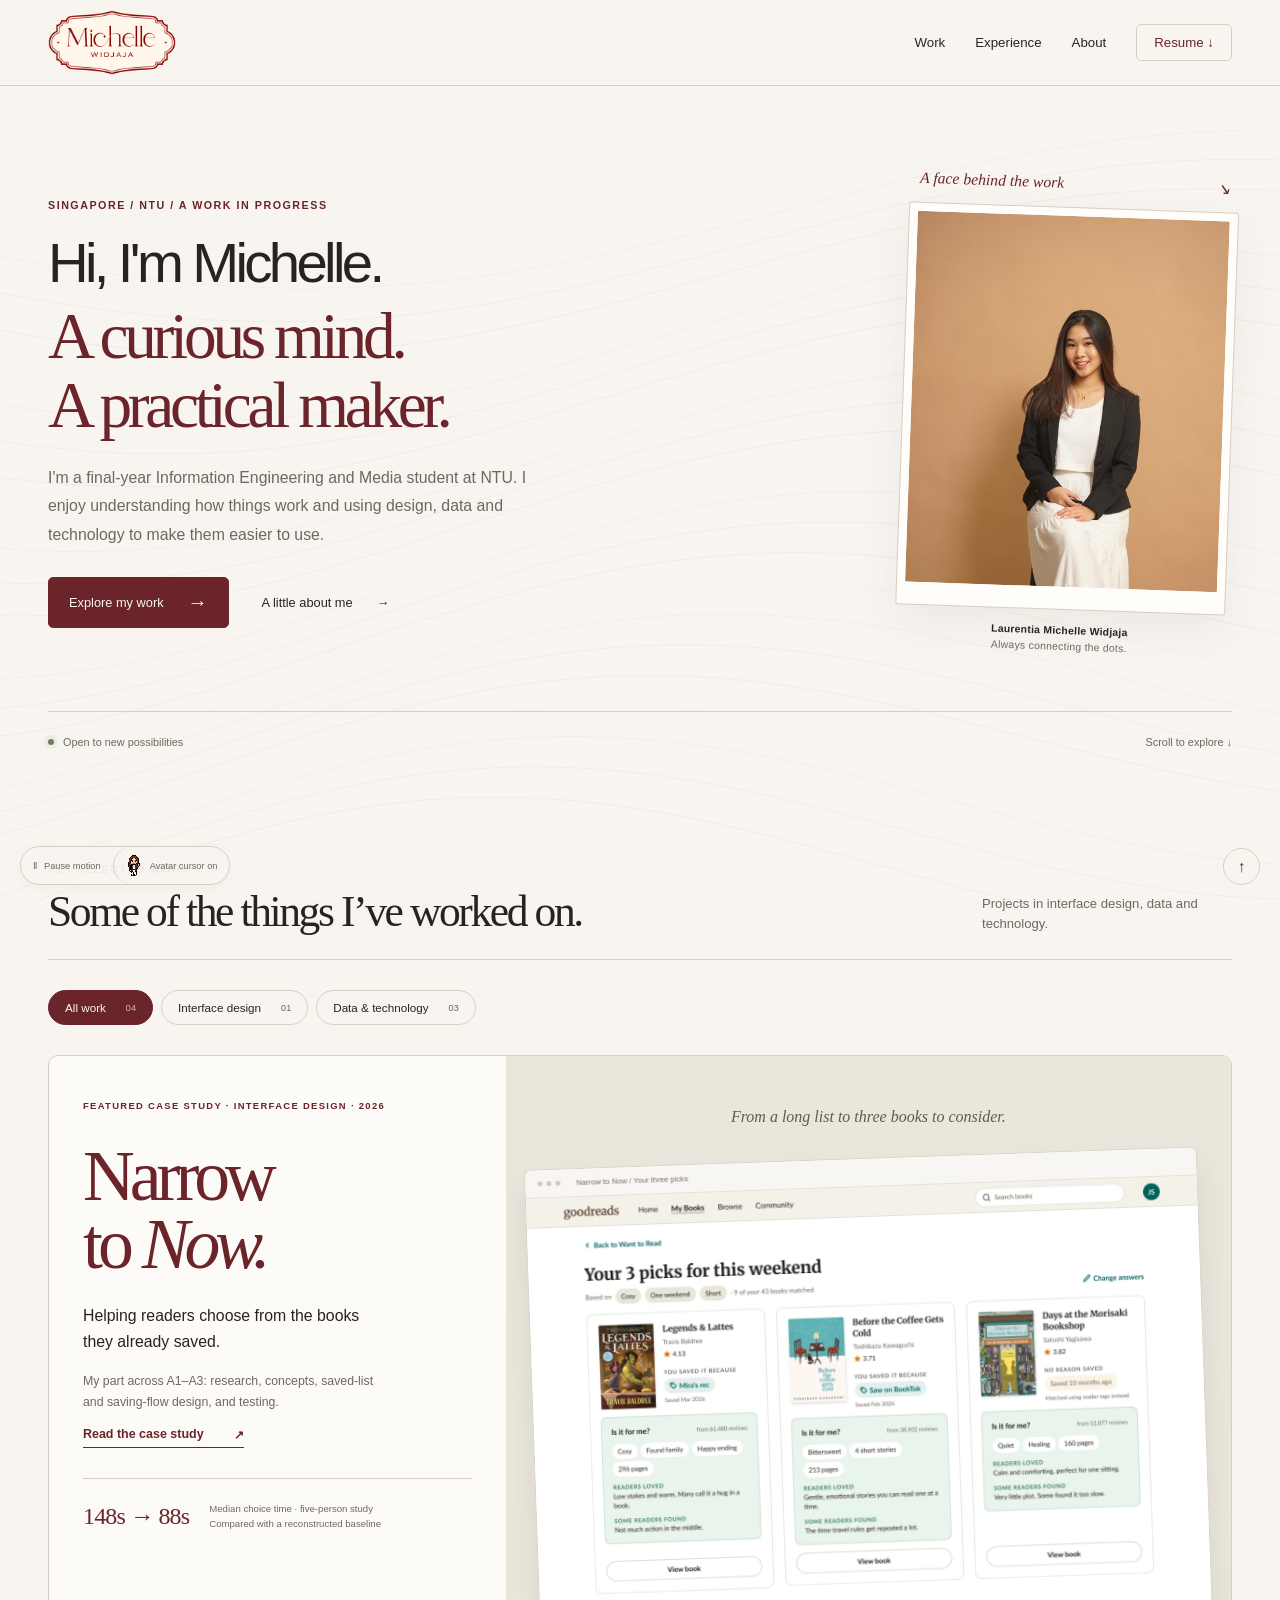
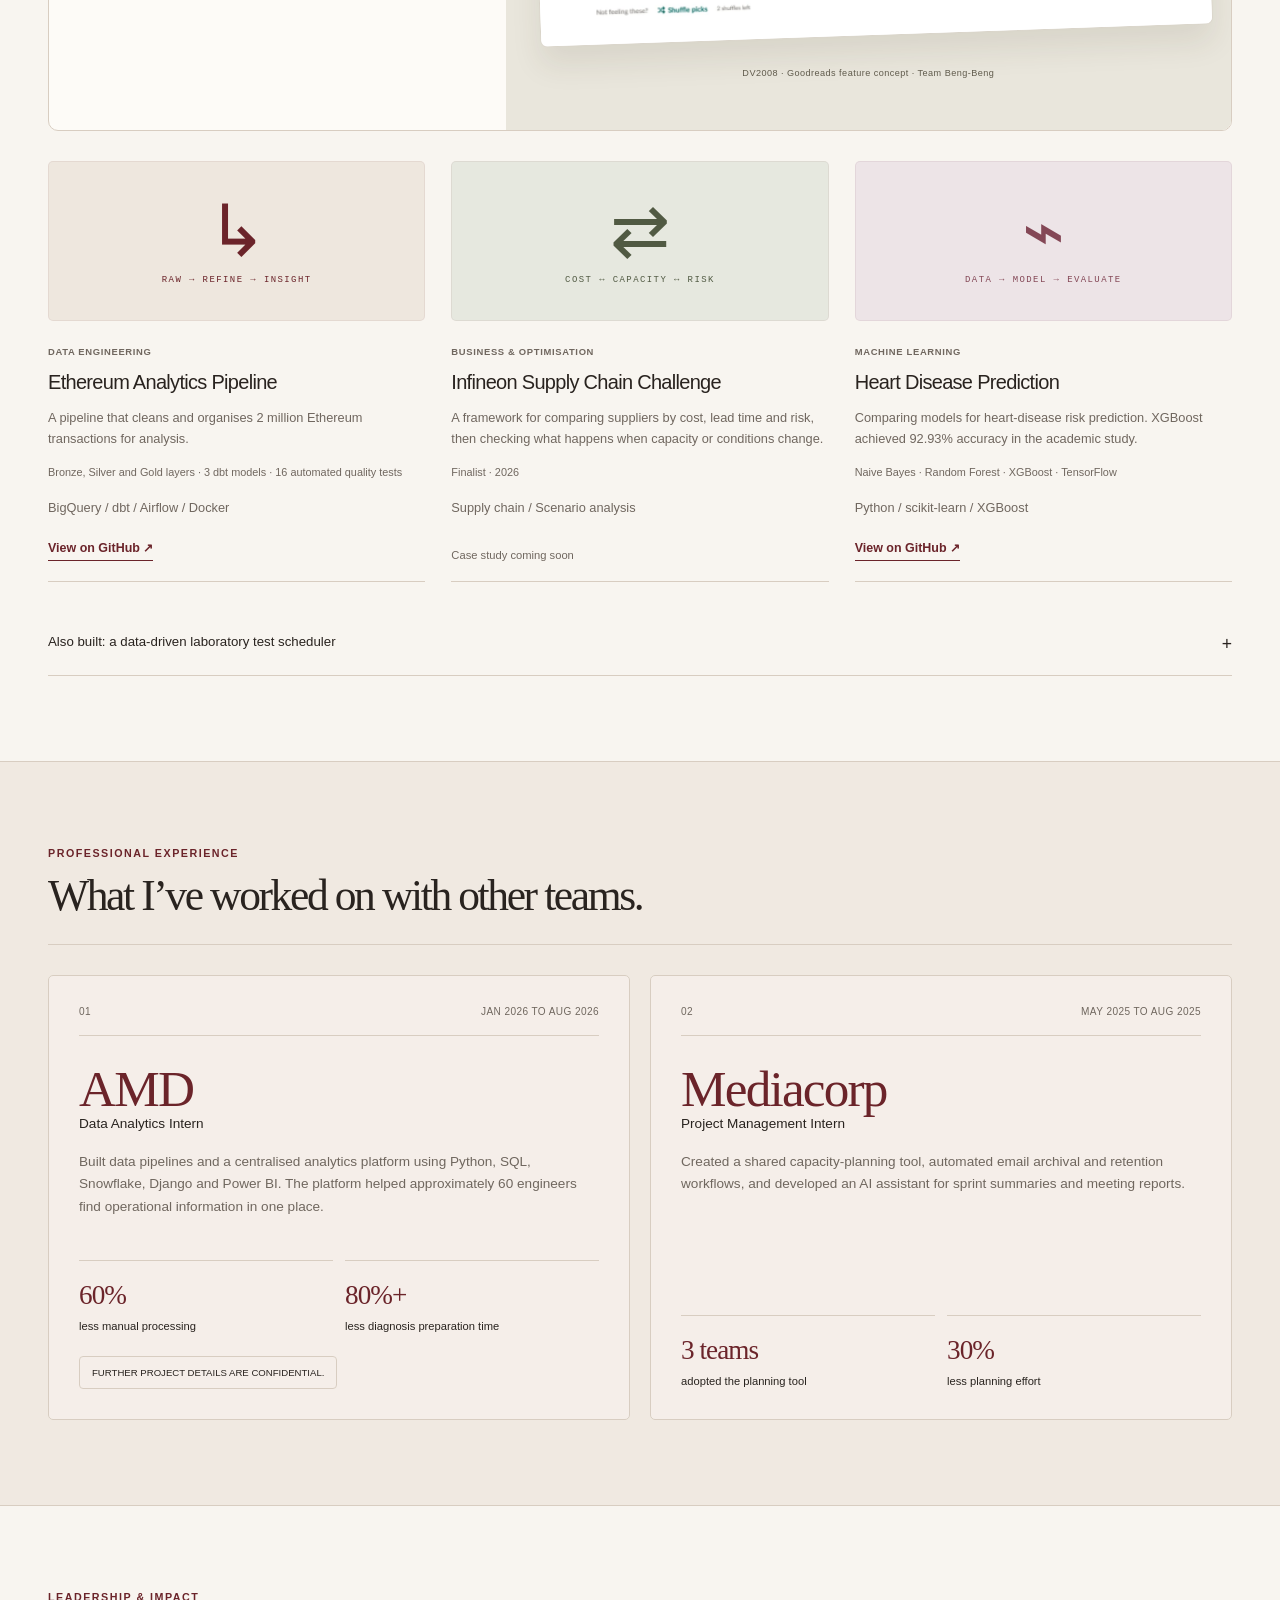
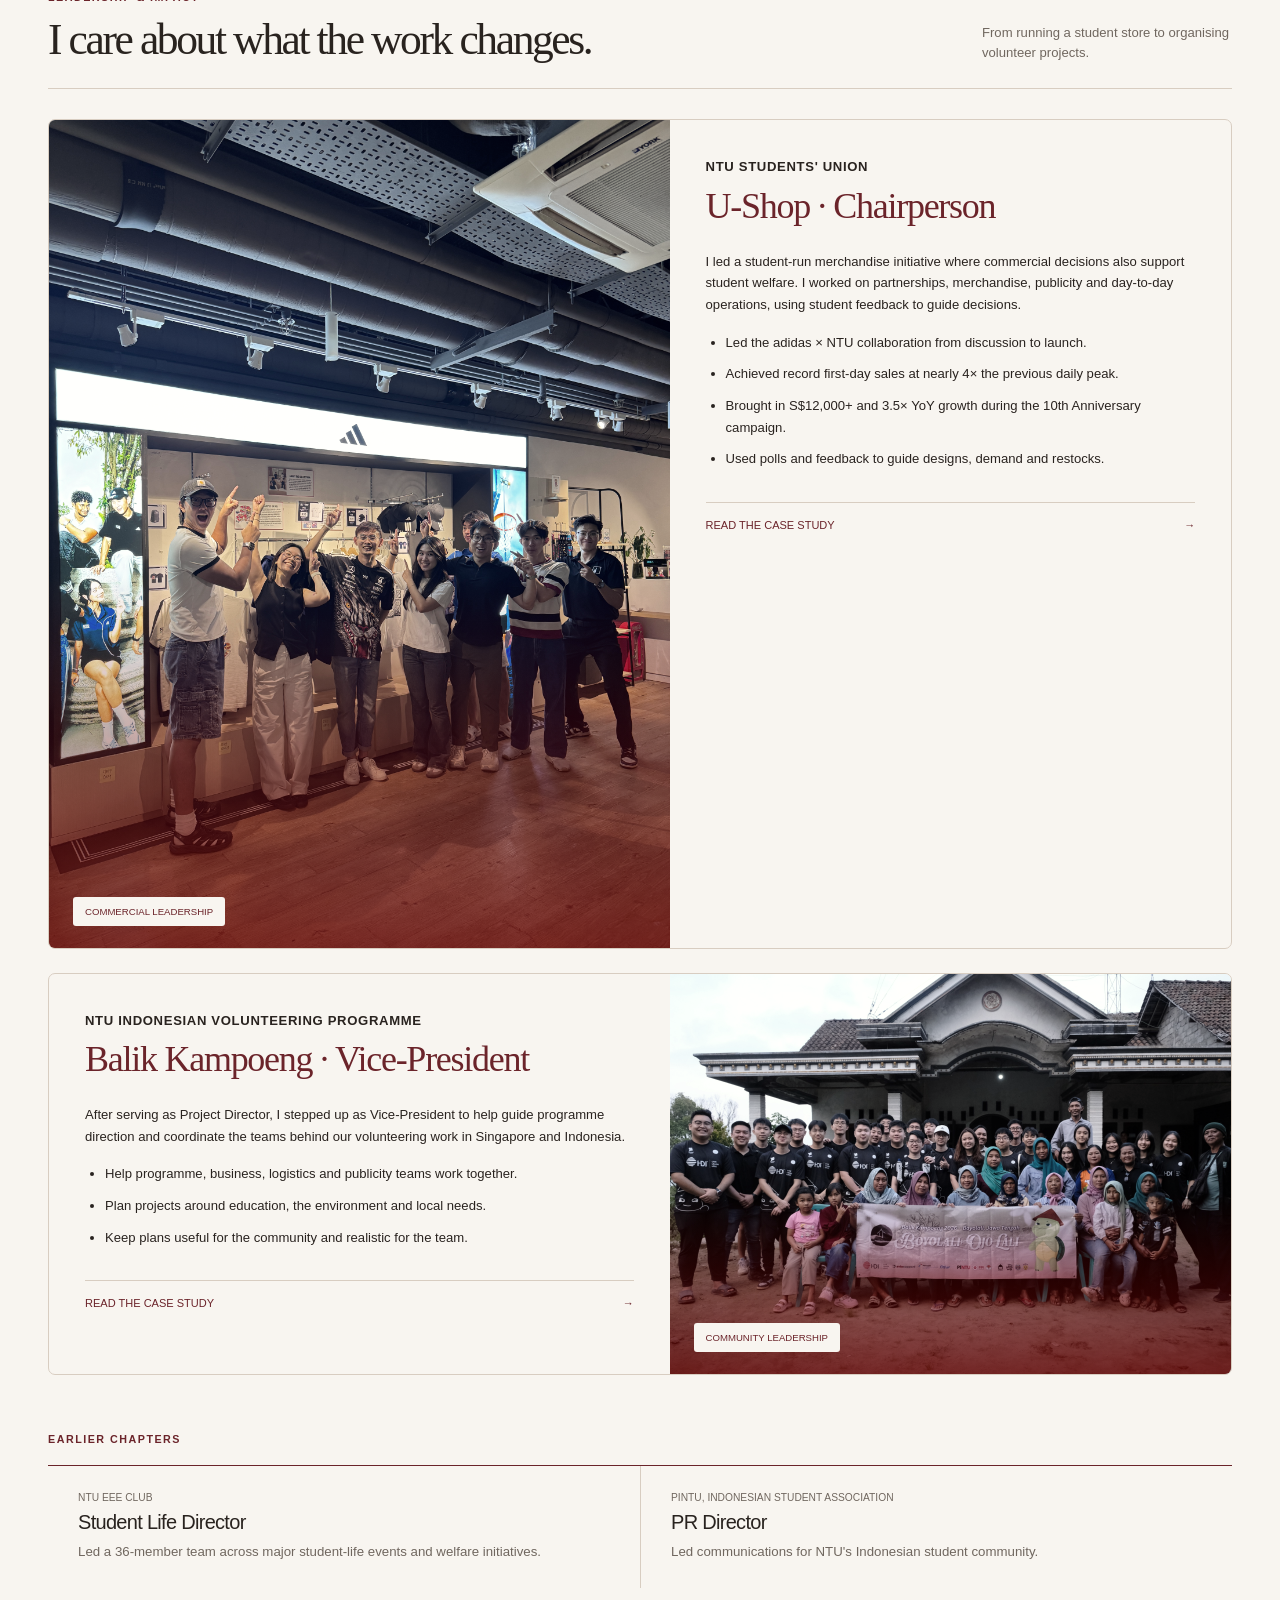
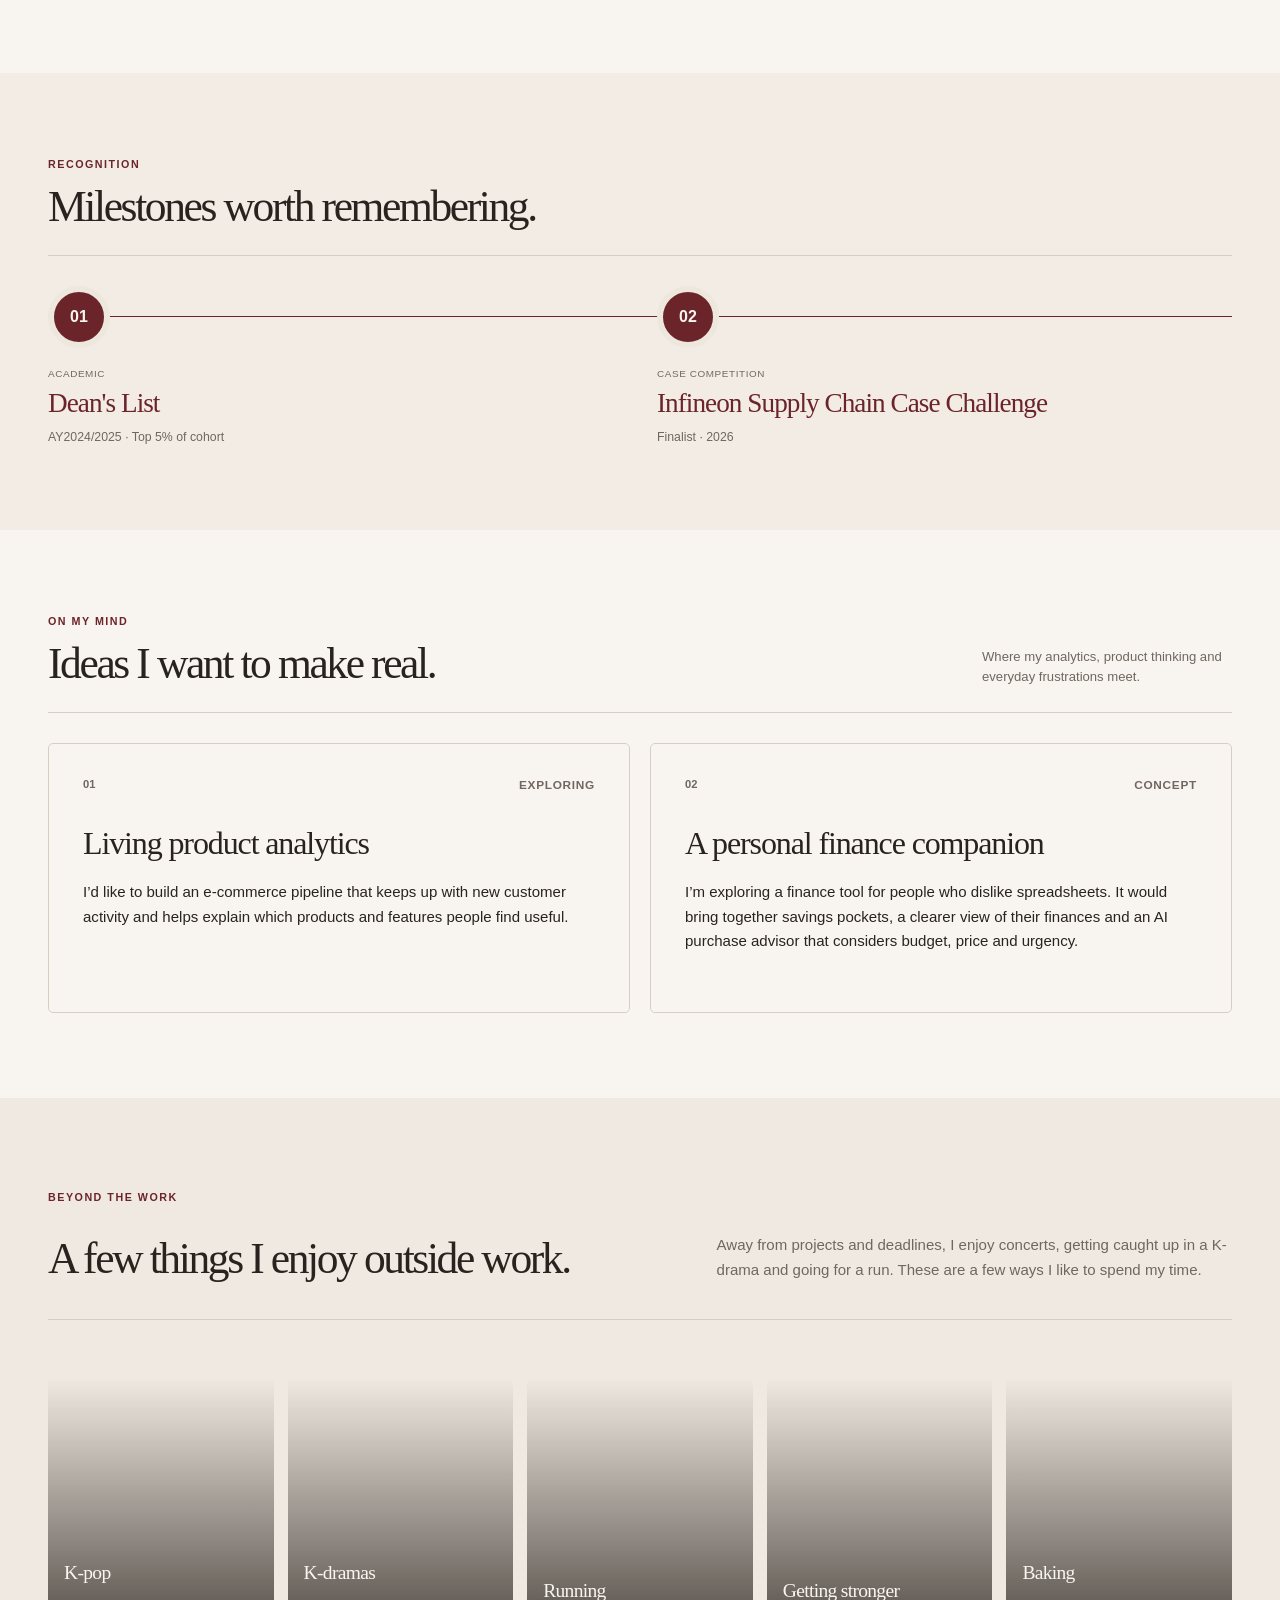
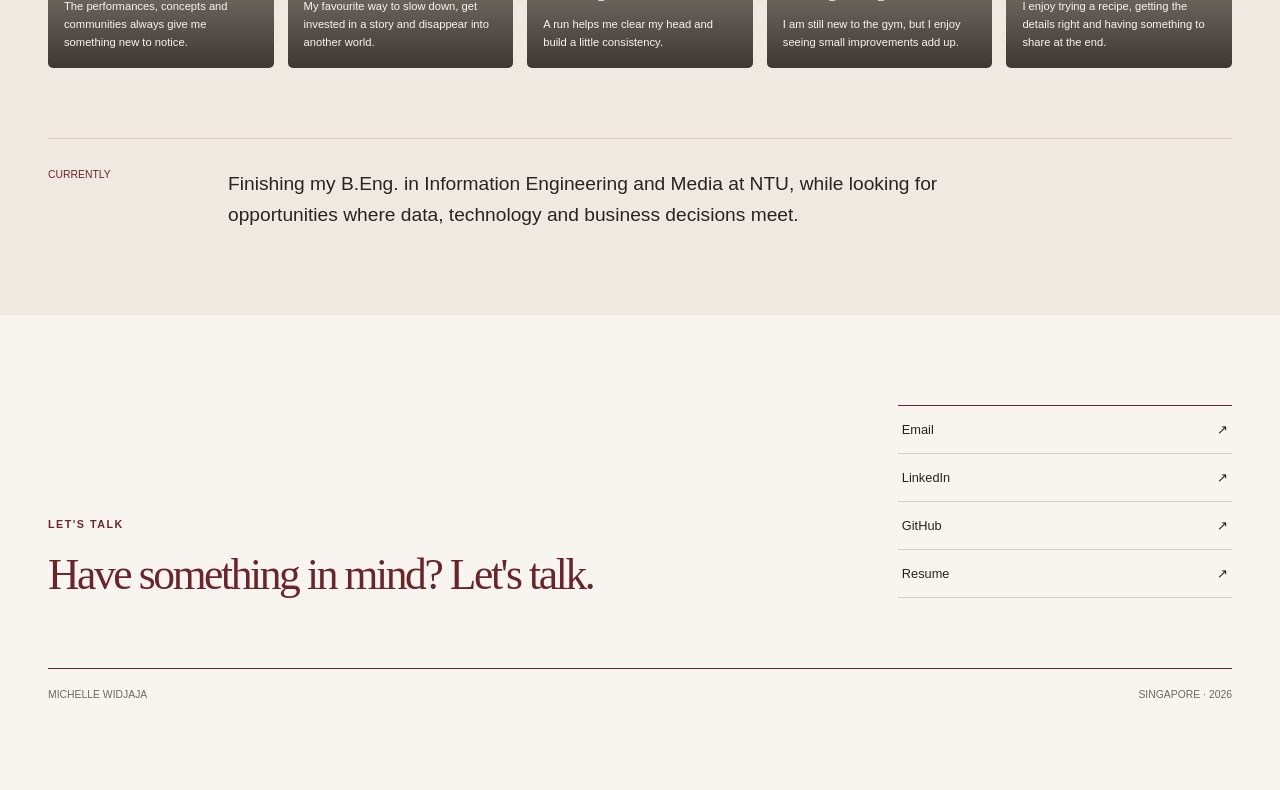
<file: index.html>
<!DOCTYPE html><html lang="en"><head><meta charSet="utf-8"/><meta name="viewport" content="width=device-width, initial-scale=1"/><link rel="preload" as="image" href="/images/pixel-cursor.png"/><link rel="preload" href="/images/michelle-logo.png" as="image"/><link rel="preload" href="/images/michelle-portrait.jpg" as="image"/><link rel="preload" as="image" href="/images/narrow-to-now/05_Your_3_picks.webp"/><link rel="stylesheet" href="/_next/static/chunks/0hi3.uoginh1s.css" data-precedence="next"/><link rel="preload" as="script" fetchPriority="low" href="/_next/static/chunks/0ht900cau6_ur.js"/><script src="/_next/static/chunks/0t2z5hkh7v~~b.js" async=""></script><script src="/_next/static/chunks/07lhk_q6pmm3r.js" async=""></script><script src="/_next/static/chunks/turbopack-0cek.dh0dqtgy.js" async=""></script><script src="/_next/static/chunks/0-5t_xzi.nd~g.js" async=""></script><script src="/_next/static/chunks/0dbhjjzl8qfwv.js" async=""></script><script src="/_next/static/chunks/0o5tzreeoxtc4.js" async=""></script><title>Michelle Widjaja Portfolio</title><meta name="description" content="Michelle Widjaja&#x27;s portfolio across data analytics, interface design, technology, business impact and community leadership."/><link rel="shortcut icon" href="/favicon.png"/><link rel="icon" href="/favicon.png"/><link rel="apple-touch-icon" href="/favicon.png"/><script src="/_next/static/chunks/03~yq9q893hmn.js" noModule=""></script></head><body id="top"><div hidden=""><!--$--><!--/$--></div><a class="skip-link" href="#main-content">Skip to content</a><canvas class="flow-atmosphere" aria-hidden="true"></canvas><div class="experience-controls" aria-label="Display preferences"><button type="button" aria-pressed="false">Ⅱ<!-- --> <span>Pause motion</span></button><button class="cursor-toggle" type="button" aria-pressed="true"><img src="/images/pixel-cursor.png" width="17" height="21" alt=""/><span>Avatar cursor on</span></button></div><a class="back-top" href="#top" aria-label="Back to top">↑</a><div id="main-content"><main><header class="site-header"><a class="brand" href="#home" aria-label="Michelle Widjaja, home"><img src="/images/michelle-logo.png" alt="Michelle Widjaja" width="353" height="180"/></a><nav aria-label="Main navigation"><a href="#work">Work</a><a href="#experience">Experience</a><a href="#about">About</a><a class="nav-resume" href="/Resume_LaurentiaMichelleWidjaja.pdf" download="">Resume ↓</a></nav></header><section class="hero shell" id="home"><div class="hero-copy"><p class="eyebrow">Singapore / NTU / A work in progress</p><h1>Hi, I&#x27;m Michelle.<br/><span class="hero-serif">A curious mind.<br/>A practical maker.</span></h1><p class="hero-intro">I&#x27;m a final-year Information Engineering and Media student at NTU. I enjoy understanding how things work and using design, data and technology to make them easier to use.</p><div class="hero-actions"><a class="primary-button" href="#work"><span>Explore my work</span><span class="button-arrow" aria-hidden="true">→</span></a><a class="outline-button" href="#about">A little about me <span aria-hidden="true">→</span></a></div></div><div class="portrait-stage"><div class="portrait-note">A face behind the work <span aria-hidden="true">↘</span></div><div class="portrait-frame"><img src="/images/michelle-portrait.jpg" alt="Michelle Widjaja"/></div><div class="portrait-caption"><span>Laurentia Michelle Widjaja</span><span>Always connecting the dots.</span></div></div><div class="hero-footnote"><span><i></i> Open to new possibilities</span><a href="#work">Scroll to explore ↓</a></div></section><section class="section shell work-section" id="work"><div class="section-heading"><div><p class="eyebrow">01 / Selected work</p><h2>Some of the things I’ve worked on.</h2></div><p>Projects in interface design, data and technology.</p></div><div class="work-filters" role="group" aria-label="Filter selected work"><button type="button" aria-pressed="true">All work<span>04</span></button><button type="button" aria-pressed="false">Interface design<span>01</span></button><button type="button" aria-pressed="false">Data &amp; technology<span>03</span></button></div><p class="sr-only" role="status">Showing all four projects</p><a href="/work/narrow-to-now" class="featured-work"><div class="featured-copy"><p class="eyebrow">Featured case study · Interface design · 2026</p><h3>Narrow<br/>to <em>Now.</em></h3><p>Helping readers choose from the books they already saved.</p><p class="featured-role">My part across A1–A3: research, concepts, saved-list and saving-flow design, and testing.</p><span class="text-link">Read the case study <span aria-hidden="true">↗</span></span><div class="feature-result"><strong>148s → 88s</strong><span>Median choice time · five-person study<br/>Compared with a reconstructed baseline</span></div></div><div class="featured-art"><span class="artifact-label">From a long list to three books to consider.</span><div class="browser-frame"><div class="browser-bar"><i></i><i></i><i></i><span>Narrow to Now / Your three picks</span></div><img src="/images/narrow-to-now/05_Your_3_picks.webp" alt="Actual final prototype showing a three-book shortlist, fit tags and saved reasons" width="1440" height="960"/></div><span class="artifact-caption">DV2008 · Goodreads feature concept · Team Beng-Beng</span></div></a><div class="technical-work"><article class="technical-card"><div class="project-diagram diagram-01" aria-hidden="true"><span>↳</span><div>RAW → REFINE → INSIGHT</div></div><p class="project-kicker">Data engineering</p><h3>Ethereum Analytics Pipeline</h3><p>A pipeline that cleans and organises 2 million Ethereum transactions for analysis.</p><small>Bronze, Silver and Gold layers · 3 dbt models · 16 automated quality tests</small><p class="technical-tags">BigQuery / dbt / Airflow / Docker</p><a class="text-link" href="https://github.com/michellewidjajaa/ethereum-data-pipeline" target="_blank" rel="noreferrer">View on GitHub ↗</a></article><article class="technical-card"><div class="project-diagram diagram-02" aria-hidden="true"><span>⇄</span><div>COST ↔ CAPACITY ↔ RISK</div></div><p class="project-kicker">Business &amp; optimisation</p><h3>Infineon Supply Chain Challenge</h3><p>A framework for comparing suppliers by cost, lead time and risk, then checking what happens when capacity or conditions change.</p><small>Finalist · 2026</small><p class="technical-tags">Supply chain / Scenario analysis</p><span class="project-pending">Case study coming soon</span></article><article class="technical-card"><div class="project-diagram diagram-03" aria-hidden="true"><span>⌁</span><div>DATA → MODEL → EVALUATE</div></div><p class="project-kicker">Machine learning</p><h3>Heart Disease Prediction</h3><p>Comparing models for heart-disease risk prediction. XGBoost achieved 92.93% accuracy in the academic study.</p><small>Naive Bayes · Random Forest · XGBoost · TensorFlow</small><p class="technical-tags">Python / scikit-learn / XGBoost</p><a class="text-link" href="https://github.com/michellewidjajaa/IE0005-Heart-Disease-Project" target="_blank" rel="noreferrer">View on GitHub ↗</a></article></div><details class="additional-work"><summary>Also built: a data-driven laboratory test scheduler <span aria-hidden="true">+</span></summary><p>An OR-Tools scheduling engine covering equipment capacity, sequencing, deadlines and working-day rules. Reduced estimated manual scheduling effort by 60%.</p><p class="technical-tags">Python / OR-Tools / PostgreSQL / ETL</p></details></section><section class="section experience-section" id="experience"><div class="shell"><div class="section-heading inverse-heading"><div><p class="eyebrow">Professional experience</p><h2>What I’ve worked on with other teams.</h2></div></div><div class="experience-grid"><article class="experience-card"><div class="experience-topline"><span>01</span><p>Jan 2026 to Aug 2026</p></div><h3>AMD</h3><p class="role">Data Analytics Intern</p><p>Built data pipelines and a centralised analytics platform using Python, SQL, Snowflake, Django and Power BI. The platform helped approximately 60 engineers find operational information in one place.</p><div class="impact-row"><span><strong>60%</strong> less manual processing</span><span><strong>80%+</strong> less diagnosis preparation time</span></div><p class="confidential-note">Further project details are confidential.</p></article><article class="experience-card"><div class="experience-topline"><span>02</span><p>May 2025 to Aug 2025</p></div><h3>Mediacorp</h3><p class="role">Project Management Intern</p><p>Created a shared capacity-planning tool, automated email archival and retention workflows, and developed an AI assistant for sprint summaries and meeting reports.</p><div class="impact-row"><span><strong>3 teams</strong> adopted the planning tool</span><span><strong>30%</strong> less planning effort</span></div></article></div></div></section><section class="section shell" id="leadership"><div class="section-heading"><div><p class="eyebrow">Leadership &amp; impact</p><h2>I care about what the work changes.</h2></div><p>From running a student store to organising volunteer projects.</p></div><div class="leadership-grid"><article class="leadership-card"><div class="story-photo story-photo-ushop"><img src="/images/u-shop-team-photo.jpg" alt="The U-Shop team inside the NTU merchandise store" loading="lazy"/><span>Commercial leadership</span></div><div class="story-copy"><p class="project-kicker">NTU Students&#x27; Union</p><h3>U-Shop · Chairperson</h3><p>I led a student-run merchandise initiative where commercial decisions also support student welfare. I worked on partnerships, merchandise, publicity and day-to-day operations, using student feedback to guide decisions.</p><ul><li>Led the adidas × NTU collaboration from discussion to launch.</li><li>Achieved record first-day sales at nearly 4× the previous daily peak.</li><li>Brought in S$12,000+ and 3.5× YoY growth during the 10th Anniversary campaign.</li><li>Used polls and feedback to guide designs, demand and restocks.</li></ul><a class="story-link" href="/leadership/u-shop"><span>Read the case study</span><span aria-hidden="true">→</span></a></div></article><article class="leadership-card reverse-card"><div class="story-photo story-photo-bk"><img src="/images/balik-kampoeng-2026.jpg" alt="Balik Kampoeng volunteers on the ground in 2026" loading="lazy"/><span>Community leadership</span></div><div class="story-copy"><p class="project-kicker">NTU Indonesian volunteering programme</p><h3>Balik Kampoeng · Vice-President</h3><p>After serving as Project Director, I stepped up as Vice-President to help guide programme direction and coordinate the teams behind our volunteering work in Singapore and Indonesia.</p><ul><li>Help programme, business, logistics and publicity teams work together.</li><li>Plan projects around education, the environment and local needs.</li><li>Keep plans useful for the community and realistic for the team.</li></ul><a class="story-link" href="/leadership/balik-kampoeng"><span>Read the case study</span><span aria-hidden="true">→</span></a></div></article></div><div class="earlier-leadership"><p class="eyebrow">Earlier chapters</p><div><article><span>NTU EEE Club</span><strong>Student Life Director</strong><p>Led a 36-member team across major student-life events and welfare initiatives.</p></article><article><span>PINTU, Indonesian Student Association</span><strong>PR Director</strong><p>Led communications for NTU&#x27;s Indonesian student community.</p></article></div></div></section><section class="section recognition-section" id="recognition"><div class="shell"><div class="section-heading"><div><p class="eyebrow">Recognition</p><h2>Milestones worth remembering.</h2></div></div><div class="award-line"><article><span class="award-marker">01</span><p>Academic</p><h3>Dean&#x27;s List</h3><span>AY2024/2025 · Top 5% of cohort</span></article><article><span class="award-marker">02</span><p>Case competition</p><h3>Infineon Supply Chain Case Challenge</h3><span>Finalist · 2026</span></article></div></div></section><section class="section shell ideas-section"><div class="section-heading"><div><p class="eyebrow">On my mind</p><h2>Ideas I want to make real.</h2></div><p>Where my analytics, product thinking and everyday frustrations meet.</p></div><div class="ideas-grid"><article><div><span>0<!-- -->1</span><em>Exploring</em></div><h3>Living product analytics</h3><p>I’d like to build an e-commerce pipeline that keeps up with new customer activity and helps explain which products and features people find useful.</p></article><article><div><span>0<!-- -->2</span><em>Concept</em></div><h3>A personal finance companion</h3><p>I’m exploring a finance tool for people who dislike spreadsheets. It would bring together savings pockets, a clearer view of their finances and an AI purchase advisor that considers budget, price and urgency.</p></article></div></section><section class="section about-section" id="about"><div class="shell"><div class="about-intro"><p class="eyebrow">Beyond the work</p><h2>A few things I enjoy outside work.</h2><p>Away from projects and deadlines, I enjoy concerts, getting caught up in a K-drama and going for a run. These are a few ways I like to spend my time.</p></div><div class="beyond-grid"><article class="beyond-card"><img src="/images/beyond-kpop.jpg" alt="A K-pop concert I went to" loading="lazy"/><div><h3>K-pop</h3><p>The performances, concepts and communities always give me something new to notice.</p></div></article><article class="beyond-card"><img src="/images/beyond-kdrama.jpg" alt="A cosy K-drama watching setup" loading="lazy"/><div><h3>K-dramas</h3><p>My favourite way to slow down, get invested in a story and disappear into another world.</p></div></article><article class="beyond-card"><img src="/images/beyond-running.jpg" alt="Out on a run" loading="lazy"/><div><h3>Running</h3><p>A run helps me clear my head and build a little consistency.</p></div></article><article class="beyond-card"><img src="/images/beyond-gym.jpg" alt="At the gym" loading="lazy"/><div><h3>Getting stronger</h3><p>I am still new to the gym, but I enjoy seeing small improvements add up.</p></div></article><article class="beyond-card"><img src="/images/beyond-baking.jpg" alt="Something I baked" loading="lazy"/><div><h3>Baking</h3><p>I enjoy trying a recipe, getting the details right and having something to share at the end.</p></div></article></div><div class="education-note"><span>Currently</span><p>Finishing my B.Eng. in Information Engineering and Media at NTU, while looking for opportunities where data, technology and business decisions meet.</p></div></div></section><footer id="contact"><div class="shell footer-inner"><div><p class="eyebrow">Let&#x27;s talk</p><h2>Have something in mind? Let&#x27;s talk.</h2></div><div class="footer-links"><a href="mailto:laumichellewidjaja@gmail.com">Email <span aria-hidden="true">↗</span></a><a href="https://www.linkedin.com/in/laurentia-michelle-widjaja" target="_blank" rel="noreferrer">LinkedIn <span aria-hidden="true">↗</span></a><a href="https://github.com/michellewidjajaa" target="_blank" rel="noreferrer">GitHub <span aria-hidden="true">↗</span></a><a href="/Resume_LaurentiaMichelleWidjaja.pdf" download="">Resume <span aria-hidden="true">↗</span></a></div></div><div class="footer-bottom shell"><span>Michelle Widjaja</span><span>Singapore · 2026</span></div></footer></main><!--$--><!--/$--></div><script src="/_next/static/chunks/0ht900cau6_ur.js" id="_R_" async=""></script><script>(self.__next_f=self.__next_f||[]).push([0])</script><script>self.__next_f.push([1,"1:\"$Sreact.fragment\"\n2:I[77256,[\"/_next/static/chunks/0-5t_xzi.nd~g.js\",\"/_next/static/chunks/0dbhjjzl8qfwv.js\"],\"default\"]\n3:I[39756,[\"/_next/static/chunks/0-5t_xzi.nd~g.js\",\"/_next/static/chunks/0dbhjjzl8qfwv.js\"],\"default\"]\n4:I[37457,[\"/_next/static/chunks/0-5t_xzi.nd~g.js\",\"/_next/static/chunks/0dbhjjzl8qfwv.js\"],\"default\"]\n5:I[73610,[\"/_next/static/chunks/0-5t_xzi.nd~g.js\",\"/_next/static/chunks/0dbhjjzl8qfwv.js\",\"/_next/static/chunks/0o5tzreeoxtc4.js\"],\"default\"]\n11:I[68027,[\"/_next/static/chunks/0-5t_xzi.nd~g.js\",\"/_next/static/chunks/0dbhjjzl8qfwv.js\"],\"default\",1]\n:HL[\"/_next/static/chunks/0hi3.uoginh1s.css\",\"style\"]\n:HL[\"/images/michelle-logo.png\",\"image\"]\n:HL[\"/images/michelle-portrait.jpg\",\"image\"]\n"])</script><script>self.__next_f.push([1,"0:{\"P\":null,\"c\":[\"\",\"\"],\"q\":\"\",\"i\":false,\"f\":[[[\"\",{\"children\":[\"__PAGE__\",{}]},\"$undefined\",\"$undefined\",16],[[\"$\",\"$1\",\"c\",{\"children\":[[[\"$\",\"link\",\"0\",{\"rel\":\"stylesheet\",\"href\":\"/_next/static/chunks/0hi3.uoginh1s.css\",\"precedence\":\"next\",\"crossOrigin\":\"$undefined\",\"nonce\":\"$undefined\"}],[\"$\",\"script\",\"script-0\",{\"src\":\"/_next/static/chunks/0-5t_xzi.nd~g.js\",\"async\":true,\"nonce\":\"$undefined\"}],[\"$\",\"script\",\"script-1\",{\"src\":\"/_next/static/chunks/0dbhjjzl8qfwv.js\",\"async\":true,\"nonce\":\"$undefined\"}]],[\"$\",\"html\",null,{\"lang\":\"en\",\"children\":[\"$\",\"body\",null,{\"id\":\"top\",\"children\":[[\"$\",\"a\",null,{\"className\":\"skip-link\",\"href\":\"#main-content\",\"children\":\"Skip to content\"}],[\"$\",\"$L2\",null,{}],[\"$\",\"div\",null,{\"id\":\"main-content\",\"children\":[\"$\",\"$L3\",null,{\"parallelRouterKey\":\"children\",\"error\":\"$undefined\",\"errorStyles\":\"$undefined\",\"errorScripts\":\"$undefined\",\"template\":[\"$\",\"$L4\",null,{}],\"templateStyles\":\"$undefined\",\"templateScripts\":\"$undefined\",\"notFound\":[[[\"$\",\"title\",null,{\"children\":\"404: This page could not be found.\"}],[\"$\",\"div\",null,{\"style\":{\"fontFamily\":\"system-ui,\\\"Segoe UI\\\",Roboto,Helvetica,Arial,sans-serif,\\\"Apple Color Emoji\\\",\\\"Segoe UI Emoji\\\"\",\"height\":\"100vh\",\"textAlign\":\"center\",\"display\":\"flex\",\"flexDirection\":\"column\",\"alignItems\":\"center\",\"justifyContent\":\"center\"},\"children\":[\"$\",\"div\",null,{\"children\":[[\"$\",\"style\",null,{\"dangerouslySetInnerHTML\":{\"__html\":\"body{color:#000;background:#fff;margin:0}.next-error-h1{border-right:1px solid rgba(0,0,0,.3)}@media (prefers-color-scheme:dark){body{color:#fff;background:#000}.next-error-h1{border-right:1px solid rgba(255,255,255,.3)}}\"}}],[\"$\",\"h1\",null,{\"className\":\"next-error-h1\",\"style\":{\"display\":\"inline-block\",\"margin\":\"0 20px 0 0\",\"padding\":\"0 23px 0 0\",\"fontSize\":24,\"fontWeight\":500,\"verticalAlign\":\"top\",\"lineHeight\":\"49px\"},\"children\":404}],[\"$\",\"div\",null,{\"style\":{\"display\":\"inline-block\"},\"children\":[\"$\",\"h2\",null,{\"style\":{\"fontSize\":14,\"fontWeight\":400,\"lineHeight\":\"49px\",\"margin\":0},\"children\":\"This page could not be found.\"}]}]]}]}]],[]],\"forbidden\":\"$undefined\",\"unauthorized\":\"$undefined\"}]}]]}]}]]}],{\"children\":[[\"$\",\"$1\",\"c\",{\"children\":[[\"$\",\"main\",null,{\"children\":[[\"$\",\"header\",null,{\"className\":\"site-header\",\"children\":[[\"$\",\"a\",null,{\"className\":\"brand\",\"href\":\"#home\",\"aria-label\":\"Michelle Widjaja, home\",\"children\":[\"$\",\"img\",null,{\"src\":\"/images/michelle-logo.png\",\"alt\":\"Michelle Widjaja\",\"width\":\"353\",\"height\":\"180\"}]}],[\"$\",\"nav\",null,{\"aria-label\":\"Main navigation\",\"children\":[[\"$\",\"a\",null,{\"href\":\"#work\",\"children\":\"Work\"}],[\"$\",\"a\",null,{\"href\":\"#experience\",\"children\":\"Experience\"}],[\"$\",\"a\",null,{\"href\":\"#about\",\"children\":\"About\"}],[\"$\",\"a\",null,{\"className\":\"nav-resume\",\"href\":\"/Resume_LaurentiaMichelleWidjaja.pdf\",\"download\":true,\"children\":\"Resume ↓\"}]]}]]}],[\"$\",\"section\",null,{\"className\":\"hero shell\",\"id\":\"home\",\"children\":[[\"$\",\"div\",null,{\"className\":\"hero-copy\",\"children\":[[\"$\",\"p\",null,{\"className\":\"eyebrow\",\"children\":\"Singapore / NTU / A work in progress\"}],[\"$\",\"h1\",null,{\"children\":[\"Hi, I'm Michelle.\",[\"$\",\"br\",null,{}],[\"$\",\"span\",null,{\"className\":\"hero-serif\",\"children\":[\"A curious mind.\",[\"$\",\"br\",null,{}],\"A practical maker.\"]}]]}],[\"$\",\"p\",null,{\"className\":\"hero-intro\",\"children\":\"I'm a final-year Information Engineering and Media student at NTU. I enjoy understanding how things work and using design, data and technology to make them easier to use.\"}],[\"$\",\"div\",null,{\"className\":\"hero-actions\",\"children\":[[\"$\",\"a\",null,{\"className\":\"primary-button\",\"href\":\"#work\",\"children\":[[\"$\",\"span\",null,{\"children\":\"Explore my work\"}],[\"$\",\"span\",null,{\"className\":\"button-arrow\",\"aria-hidden\":\"true\",\"children\":\"→\"}]]}],[\"$\",\"a\",null,{\"className\":\"outline-button\",\"href\":\"#about\",\"children\":[\"A little about me \",[\"$\",\"span\",null,{\"aria-hidden\":\"true\",\"children\":\"→\"}]]}]]}]]}],[\"$\",\"div\",null,{\"className\":\"portrait-stage\",\"children\":[[\"$\",\"div\",null,{\"className\":\"portrait-note\",\"children\":[\"A face behind the work \",[\"$\",\"span\",null,{\"aria-hidden\":\"true\",\"children\":\"↘\"}]]}],[\"$\",\"div\",null,{\"className\":\"portrait-frame\",\"children\":[\"$\",\"img\",null,{\"src\":\"/images/michelle-portrait.jpg\",\"alt\":\"Michelle Widjaja\"}]}],[\"$\",\"div\",null,{\"className\":\"portrait-caption\",\"children\":[[\"$\",\"span\",null,{\"children\":\"Laurentia Michelle Widjaja\"}],[\"$\",\"span\",null,{\"children\":\"Always connecting the dots.\"}]]}]]}],[\"$\",\"div\",null,{\"className\":\"hero-footnote\",\"children\":[[\"$\",\"span\",null,{\"children\":[[\"$\",\"i\",null,{}],\" Open to new possibilities\"]}],[\"$\",\"a\",null,{\"href\":\"#work\",\"children\":\"Scroll to explore ↓\"}]]}]]}],[\"$\",\"$L5\",null,{}],[\"$\",\"section\",null,{\"className\":\"section experience-section\",\"id\":\"experience\",\"children\":[\"$\",\"div\",null,{\"className\":\"shell\",\"children\":[[\"$\",\"div\",null,{\"className\":\"section-heading inverse-heading\",\"children\":[\"$\",\"div\",null,{\"children\":[\"$L6\",\"$L7\"]}]}],\"$L8\"]}]}],\"$L9\",\"$La\",\"$Lb\",\"$Lc\",\"$Ld\"]}],[\"$Le\"],\"$Lf\"]}],{},null,false,null]},null,false,null],\"$L10\",false]],\"m\":\"$undefined\",\"G\":[\"$11\",[\"$L12\"]],\"S\":true,\"h\":null,\"s\":\"$undefined\",\"l\":\"$undefined\",\"p\":\"$undefined\",\"d\":\"$undefined\",\"b\":\"dk21trlJkK0vYBNqwMYjp\"}\n"])</script><script>self.__next_f.push([1,"13:I[97367,[\"/_next/static/chunks/0-5t_xzi.nd~g.js\",\"/_next/static/chunks/0dbhjjzl8qfwv.js\"],\"OutletBoundary\"]\n14:\"$Sreact.suspense\"\n16:I[97367,[\"/_next/static/chunks/0-5t_xzi.nd~g.js\",\"/_next/static/chunks/0dbhjjzl8qfwv.js\"],\"ViewportBoundary\"]\n18:I[97367,[\"/_next/static/chunks/0-5t_xzi.nd~g.js\",\"/_next/static/chunks/0dbhjjzl8qfwv.js\"],\"MetadataBoundary\"]\n6:[\"$\",\"p\",null,{\"className\":\"eyebrow\",\"children\":\"Professional experience\"}]\n7:[\"$\",\"h2\",null,{\"children\":\"What I’ve worked on with other teams.\"}]\n"])</script><script>self.__next_f.push([1,"8:[\"$\",\"div\",null,{\"className\":\"experience-grid\",\"children\":[[\"$\",\"article\",null,{\"className\":\"experience-card\",\"children\":[[\"$\",\"div\",null,{\"className\":\"experience-topline\",\"children\":[[\"$\",\"span\",null,{\"children\":\"01\"}],[\"$\",\"p\",null,{\"children\":\"Jan 2026 to Aug 2026\"}]]}],[\"$\",\"h3\",null,{\"children\":\"AMD\"}],[\"$\",\"p\",null,{\"className\":\"role\",\"children\":\"Data Analytics Intern\"}],[\"$\",\"p\",null,{\"children\":\"Built data pipelines and a centralised analytics platform using Python, SQL, Snowflake, Django and Power BI. The platform helped approximately 60 engineers find operational information in one place.\"}],[\"$\",\"div\",null,{\"className\":\"impact-row\",\"children\":[[\"$\",\"span\",null,{\"children\":[[\"$\",\"strong\",null,{\"children\":\"60%\"}],\" less manual processing\"]}],[\"$\",\"span\",null,{\"children\":[[\"$\",\"strong\",null,{\"children\":\"80%+\"}],\" less diagnosis preparation time\"]}]]}],[\"$\",\"p\",null,{\"className\":\"confidential-note\",\"children\":\"Further project details are confidential.\"}]]}],[\"$\",\"article\",null,{\"className\":\"experience-card\",\"children\":[[\"$\",\"div\",null,{\"className\":\"experience-topline\",\"children\":[[\"$\",\"span\",null,{\"children\":\"02\"}],[\"$\",\"p\",null,{\"children\":\"May 2025 to Aug 2025\"}]]}],[\"$\",\"h3\",null,{\"children\":\"Mediacorp\"}],[\"$\",\"p\",null,{\"className\":\"role\",\"children\":\"Project Management Intern\"}],[\"$\",\"p\",null,{\"children\":\"Created a shared capacity-planning tool, automated email archival and retention workflows, and developed an AI assistant for sprint summaries and meeting reports.\"}],[\"$\",\"div\",null,{\"className\":\"impact-row\",\"children\":[[\"$\",\"span\",null,{\"children\":[[\"$\",\"strong\",null,{\"children\":\"3 teams\"}],\" adopted the planning tool\"]}],[\"$\",\"span\",null,{\"children\":[[\"$\",\"strong\",null,{\"children\":\"30%\"}],\" less planning effort\"]}]]}]]}]]}]\n"])</script><script>self.__next_f.push([1,"9:[\"$\",\"section\",null,{\"className\":\"section shell\",\"id\":\"leadership\",\"children\":[[\"$\",\"div\",null,{\"className\":\"section-heading\",\"children\":[[\"$\",\"div\",null,{\"children\":[[\"$\",\"p\",null,{\"className\":\"eyebrow\",\"children\":\"Leadership \u0026 impact\"}],[\"$\",\"h2\",null,{\"children\":\"I care about what the work changes.\"}]]}],[\"$\",\"p\",null,{\"children\":\"From running a student store to organising volunteer projects.\"}]]}],[\"$\",\"div\",null,{\"className\":\"leadership-grid\",\"children\":[[\"$\",\"article\",null,{\"className\":\"leadership-card\",\"children\":[[\"$\",\"div\",null,{\"className\":\"story-photo story-photo-ushop\",\"children\":[[\"$\",\"img\",null,{\"src\":\"/images/u-shop-team-photo.jpg\",\"alt\":\"The U-Shop team inside the NTU merchandise store\",\"loading\":\"lazy\"}],[\"$\",\"span\",null,{\"children\":\"Commercial leadership\"}]]}],[\"$\",\"div\",null,{\"className\":\"story-copy\",\"children\":[[\"$\",\"p\",null,{\"className\":\"project-kicker\",\"children\":\"NTU Students' Union\"}],[\"$\",\"h3\",null,{\"children\":\"U-Shop · Chairperson\"}],[\"$\",\"p\",null,{\"children\":\"I led a student-run merchandise initiative where commercial decisions also support student welfare. I worked on partnerships, merchandise, publicity and day-to-day operations, using student feedback to guide decisions.\"}],[\"$\",\"ul\",null,{\"children\":[[\"$\",\"li\",null,{\"children\":\"Led the adidas × NTU collaboration from discussion to launch.\"}],[\"$\",\"li\",null,{\"children\":\"Achieved record first-day sales at nearly 4× the previous daily peak.\"}],[\"$\",\"li\",null,{\"children\":\"Brought in S$12,000+ and 3.5× YoY growth during the 10th Anniversary campaign.\"}],[\"$\",\"li\",null,{\"children\":\"Used polls and feedback to guide designs, demand and restocks.\"}]]}],[\"$\",\"a\",null,{\"className\":\"story-link\",\"href\":\"/leadership/u-shop\",\"children\":[[\"$\",\"span\",null,{\"children\":\"Read the case study\"}],[\"$\",\"span\",null,{\"aria-hidden\":\"true\",\"children\":\"→\"}]]}]]}]]}],[\"$\",\"article\",null,{\"className\":\"leadership-card reverse-card\",\"children\":[[\"$\",\"div\",null,{\"className\":\"story-photo story-photo-bk\",\"children\":[[\"$\",\"img\",null,{\"src\":\"/images/balik-kampoeng-2026.jpg\",\"alt\":\"Balik Kampoeng volunteers on the ground in 2026\",\"loading\":\"lazy\"}],[\"$\",\"span\",null,{\"children\":\"Community leadership\"}]]}],[\"$\",\"div\",null,{\"className\":\"story-copy\",\"children\":[[\"$\",\"p\",null,{\"className\":\"project-kicker\",\"children\":\"NTU Indonesian volunteering programme\"}],[\"$\",\"h3\",null,{\"children\":\"Balik Kampoeng · Vice-President\"}],[\"$\",\"p\",null,{\"children\":\"After serving as Project Director, I stepped up as Vice-President to help guide programme direction and coordinate the teams behind our volunteering work in Singapore and Indonesia.\"}],[\"$\",\"ul\",null,{\"children\":[[\"$\",\"li\",null,{\"children\":\"Help programme, business, logistics and publicity teams work together.\"}],[\"$\",\"li\",null,{\"children\":\"Plan projects around education, the environment and local needs.\"}],[\"$\",\"li\",null,{\"children\":\"Keep plans useful for the community and realistic for the team.\"}]]}],[\"$\",\"a\",null,{\"className\":\"story-link\",\"href\":\"/leadership/balik-kampoeng\",\"children\":[[\"$\",\"span\",null,{\"children\":\"Read the case study\"}],[\"$\",\"span\",null,{\"aria-hidden\":\"true\",\"children\":\"→\"}]]}]]}]]}]]}],[\"$\",\"div\",null,{\"className\":\"earlier-leadership\",\"children\":[[\"$\",\"p\",null,{\"className\":\"eyebrow\",\"children\":\"Earlier chapters\"}],[\"$\",\"div\",null,{\"children\":[[\"$\",\"article\",null,{\"children\":[[\"$\",\"span\",null,{\"children\":\"NTU EEE Club\"}],[\"$\",\"strong\",null,{\"children\":\"Student Life Director\"}],[\"$\",\"p\",null,{\"children\":\"Led a 36-member team across major student-life events and welfare initiatives.\"}]]}],[\"$\",\"article\",null,{\"children\":[[\"$\",\"span\",null,{\"children\":\"PINTU, Indonesian Student Association\"}],[\"$\",\"strong\",null,{\"children\":\"PR Director\"}],[\"$\",\"p\",null,{\"children\":\"Led communications for NTU's Indonesian student community.\"}]]}]]}]]}]]}]\n"])</script><script>self.__next_f.push([1,"a:[\"$\",\"section\",null,{\"className\":\"section recognition-section\",\"id\":\"recognition\",\"children\":[\"$\",\"div\",null,{\"className\":\"shell\",\"children\":[[\"$\",\"div\",null,{\"className\":\"section-heading\",\"children\":[\"$\",\"div\",null,{\"children\":[[\"$\",\"p\",null,{\"className\":\"eyebrow\",\"children\":\"Recognition\"}],[\"$\",\"h2\",null,{\"children\":\"Milestones worth remembering.\"}]]}]}],[\"$\",\"div\",null,{\"className\":\"award-line\",\"children\":[[\"$\",\"article\",null,{\"children\":[[\"$\",\"span\",null,{\"className\":\"award-marker\",\"children\":\"01\"}],[\"$\",\"p\",null,{\"children\":\"Academic\"}],[\"$\",\"h3\",null,{\"children\":\"Dean's List\"}],[\"$\",\"span\",null,{\"children\":\"AY2024/2025 · Top 5% of cohort\"}]]}],[\"$\",\"article\",null,{\"children\":[[\"$\",\"span\",null,{\"className\":\"award-marker\",\"children\":\"02\"}],[\"$\",\"p\",null,{\"children\":\"Case competition\"}],[\"$\",\"h3\",null,{\"children\":\"Infineon Supply Chain Case Challenge\"}],[\"$\",\"span\",null,{\"children\":\"Finalist · 2026\"}]]}]]}]]}]}]\nb:[\"$\",\"section\",null,{\"className\":\"section shell ideas-section\",\"children\":[[\"$\",\"div\",null,{\"className\":\"section-heading\",\"children\":[[\"$\",\"div\",null,{\"children\":[[\"$\",\"p\",null,{\"className\":\"eyebrow\",\"children\":\"On my mind\"}],[\"$\",\"h2\",null,{\"children\":\"Ideas I want to make real.\"}]]}],[\"$\",\"p\",null,{\"children\":\"Where my analytics, product thinking and everyday frustrations meet.\"}]]}],[\"$\",\"div\",null,{\"className\":\"ideas-grid\",\"children\":[[\"$\",\"article\",\"Living product analytics\",{\"children\":[[\"$\",\"div\",null,{\"children\":[[\"$\",\"span\",null,{\"children\":[\"0\",1]}],[\"$\",\"em\",null,{\"children\":\"Exploring\"}]]}],[\"$\",\"h3\",null,{\"children\":\"Living product analytics\"}],[\"$\",\"p\",null,{\"children\":\"I’d like to build an e-commerce pipeline that keeps up with new customer activity and helps explain which products and features people find useful.\"}]]}],[\"$\",\"article\",\"A personal finance companion\",{\"children\":[[\"$\",\"div\",null,{\"children\":[[\"$\",\"span\",null,{\"children\":[\"0\",2]}],[\"$\",\"em\",null,{\"children\":\"Concept\"}]]}],[\"$\",\"h3\",null,{\"children\":\"A personal finance companion\"}],[\"$\",\"p\",null,{\"children\":\"I’m exploring a finance tool for people who dislike spreadsheets. It would bring together savings pockets, a clearer view of their finances and an AI purchase advisor that considers budget, price and urgency.\"}]]}]]}]]}]\n"])</script><script>self.__next_f.push([1,"c:[\"$\",\"section\",null,{\"className\":\"section about-section\",\"id\":\"about\",\"children\":[\"$\",\"div\",null,{\"className\":\"shell\",\"children\":[[\"$\",\"div\",null,{\"className\":\"about-intro\",\"children\":[[\"$\",\"p\",null,{\"className\":\"eyebrow\",\"children\":\"Beyond the work\"}],[\"$\",\"h2\",null,{\"children\":\"A few things I enjoy outside work.\"}],[\"$\",\"p\",null,{\"children\":\"Away from projects and deadlines, I enjoy concerts, getting caught up in a K-drama and going for a run. These are a few ways I like to spend my time.\"}]]}],[\"$\",\"div\",null,{\"className\":\"beyond-grid\",\"children\":[[\"$\",\"article\",\"K-pop\",{\"className\":\"beyond-card\",\"children\":[[\"$\",\"img\",null,{\"src\":\"/images/beyond-kpop.jpg\",\"alt\":\"A K-pop concert I went to\",\"loading\":\"lazy\"}],[\"$\",\"div\",null,{\"children\":[[\"$\",\"h3\",null,{\"children\":\"K-pop\"}],[\"$\",\"p\",null,{\"children\":\"The performances, concepts and communities always give me something new to notice.\"}]]}]]}],[\"$\",\"article\",\"K-dramas\",{\"className\":\"beyond-card\",\"children\":[[\"$\",\"img\",null,{\"src\":\"/images/beyond-kdrama.jpg\",\"alt\":\"A cosy K-drama watching setup\",\"loading\":\"lazy\"}],[\"$\",\"div\",null,{\"children\":[[\"$\",\"h3\",null,{\"children\":\"K-dramas\"}],[\"$\",\"p\",null,{\"children\":\"My favourite way to slow down, get invested in a story and disappear into another world.\"}]]}]]}],[\"$\",\"article\",\"Running\",{\"className\":\"beyond-card\",\"children\":[[\"$\",\"img\",null,{\"src\":\"/images/beyond-running.jpg\",\"alt\":\"Out on a run\",\"loading\":\"lazy\"}],[\"$\",\"div\",null,{\"children\":[[\"$\",\"h3\",null,{\"children\":\"Running\"}],[\"$\",\"p\",null,{\"children\":\"A run helps me clear my head and build a little consistency.\"}]]}]]}],[\"$\",\"article\",\"Getting stronger\",{\"className\":\"beyond-card\",\"children\":[[\"$\",\"img\",null,{\"src\":\"/images/beyond-gym.jpg\",\"alt\":\"At the gym\",\"loading\":\"lazy\"}],[\"$\",\"div\",null,{\"children\":[[\"$\",\"h3\",null,{\"children\":\"Getting stronger\"}],[\"$\",\"p\",null,{\"children\":\"I am still new to the gym, but I enjoy seeing small improvements add up.\"}]]}]]}],[\"$\",\"article\",\"Baking\",{\"className\":\"beyond-card\",\"children\":[[\"$\",\"img\",null,{\"src\":\"/images/beyond-baking.jpg\",\"alt\":\"Something I baked\",\"loading\":\"lazy\"}],[\"$\",\"div\",null,{\"children\":[[\"$\",\"h3\",null,{\"children\":\"Baking\"}],[\"$\",\"p\",null,{\"children\":\"I enjoy trying a recipe, getting the details right and having something to share at the end.\"}]]}]]}]]}],[\"$\",\"div\",null,{\"className\":\"education-note\",\"children\":[[\"$\",\"span\",null,{\"children\":\"Currently\"}],[\"$\",\"p\",null,{\"children\":\"Finishing my B.Eng. in Information Engineering and Media at NTU, while looking for opportunities where data, technology and business decisions meet.\"}]]}]]}]}]\n"])</script><script>self.__next_f.push([1,"d:[\"$\",\"footer\",null,{\"id\":\"contact\",\"children\":[[\"$\",\"div\",null,{\"className\":\"shell footer-inner\",\"children\":[[\"$\",\"div\",null,{\"children\":[[\"$\",\"p\",null,{\"className\":\"eyebrow\",\"children\":\"Let's talk\"}],[\"$\",\"h2\",null,{\"children\":\"Have something in mind? Let's talk.\"}]]}],[\"$\",\"div\",null,{\"className\":\"footer-links\",\"children\":[[\"$\",\"a\",null,{\"href\":\"mailto:laumichellewidjaja@gmail.com\",\"children\":[\"Email \",[\"$\",\"span\",null,{\"aria-hidden\":\"true\",\"children\":\"↗\"}]]}],[\"$\",\"a\",null,{\"href\":\"https://www.linkedin.com/in/laurentia-michelle-widjaja\",\"target\":\"_blank\",\"rel\":\"noreferrer\",\"children\":[\"LinkedIn \",[\"$\",\"span\",null,{\"aria-hidden\":\"true\",\"children\":\"↗\"}]]}],[\"$\",\"a\",null,{\"href\":\"https://github.com/michellewidjajaa\",\"target\":\"_blank\",\"rel\":\"noreferrer\",\"children\":[\"GitHub \",[\"$\",\"span\",null,{\"aria-hidden\":\"true\",\"children\":\"↗\"}]]}],[\"$\",\"a\",null,{\"href\":\"/Resume_LaurentiaMichelleWidjaja.pdf\",\"download\":true,\"children\":[\"Resume \",[\"$\",\"span\",null,{\"aria-hidden\":\"true\",\"children\":\"↗\"}]]}]]}]]}],[\"$\",\"div\",null,{\"className\":\"footer-bottom shell\",\"children\":[[\"$\",\"span\",null,{\"children\":\"Michelle Widjaja\"}],[\"$\",\"span\",null,{\"children\":\"Singapore · 2026\"}]]}]]}]\ne:[\"$\",\"script\",\"script-0\",{\"src\":\"/_next/static/chunks/0o5tzreeoxtc4.js\",\"async\":true,\"nonce\":\"$undefined\"}]\nf:[\"$\",\"$L13\",null,{\"children\":[\"$\",\"$14\",null,{\"name\":\"Next.MetadataOutlet\",\"children\":\"$@15\"}]}]\n10:[\"$\",\"$1\",\"h\",{\"children\":[null,[\"$\",\"$L16\",null,{\"children\":\"$L17\"}],[\"$\",\"div\",null,{\"hidden\":true,\"children\":[\"$\",\"$L18\",null,{\"children\":[\"$\",\"$14\",null,{\"name\":\"Next.Metadata\",\"children\":\"$L19\"}]}]}],null]}]\n12:[\"$\",\"link\",\"0\",{\"rel\":\"stylesheet\",\"href\":\"/_next/static/chunks/0hi3.uoginh1s.css\",\"precedence\":\"next\",\"crossOrigin\":\"$undefined\",\"nonce\":\"$undefined\"}]\n"])</script><script>self.__next_f.push([1,"17:[[\"$\",\"meta\",\"0\",{\"charSet\":\"utf-8\"}],[\"$\",\"meta\",\"1\",{\"name\":\"viewport\",\"content\":\"width=device-width, initial-scale=1\"}]]\n"])</script><script>self.__next_f.push([1,"1a:I[27201,[\"/_next/static/chunks/0-5t_xzi.nd~g.js\",\"/_next/static/chunks/0dbhjjzl8qfwv.js\"],\"IconMark\"]\n15:null\n19:[[\"$\",\"title\",\"0\",{\"children\":\"Michelle Widjaja Portfolio\"}],[\"$\",\"meta\",\"1\",{\"name\":\"description\",\"content\":\"Michelle Widjaja's portfolio across data analytics, interface design, technology, business impact and community leadership.\"}],[\"$\",\"link\",\"2\",{\"rel\":\"shortcut icon\",\"href\":\"/favicon.png\"}],[\"$\",\"link\",\"3\",{\"rel\":\"icon\",\"href\":\"/favicon.png\"}],[\"$\",\"link\",\"4\",{\"rel\":\"apple-touch-icon\",\"href\":\"/favicon.png\"}],[\"$\",\"$L1a\",\"5\",{}]]\n"])</script></body></html>
</file>
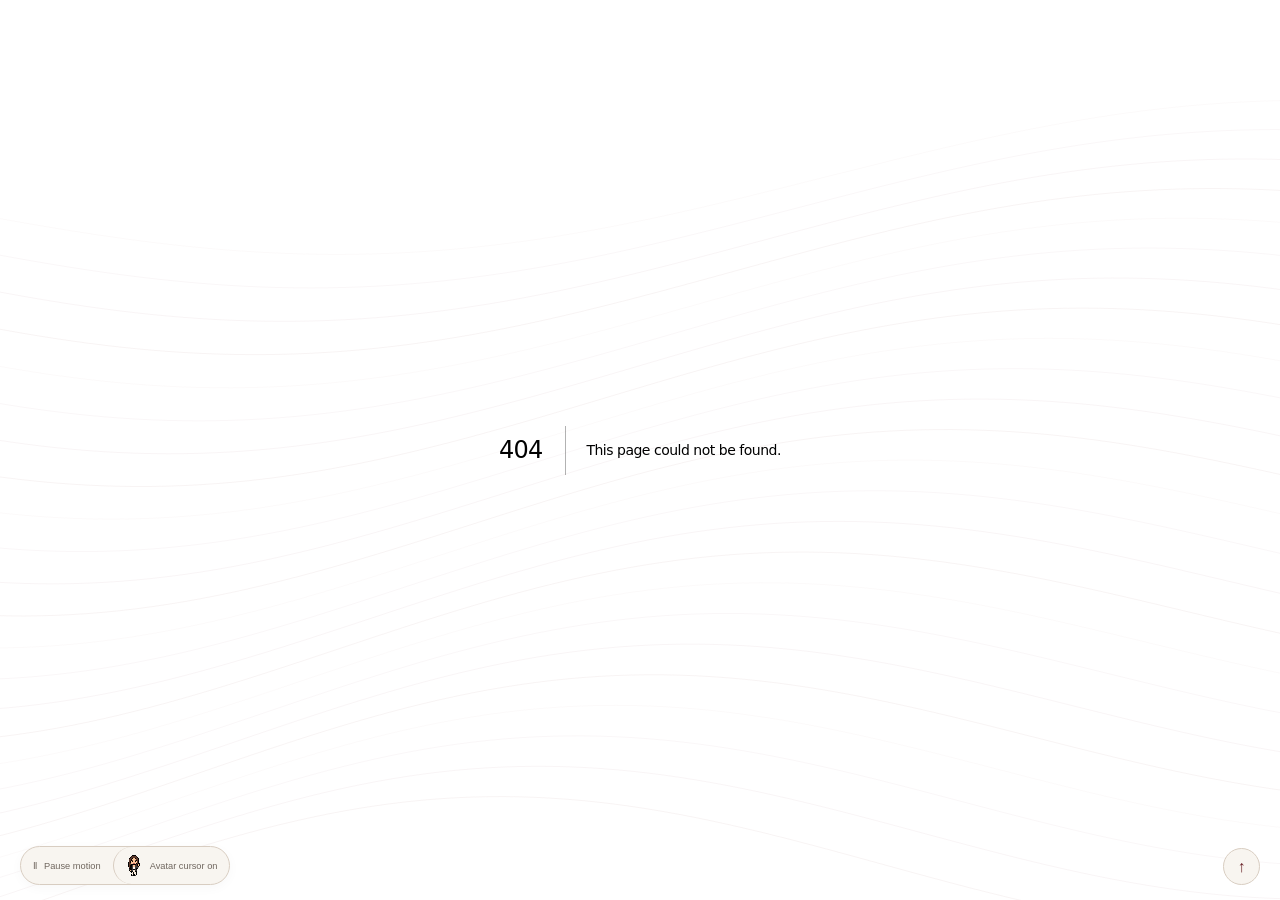
<file: 404/index.html>
<!DOCTYPE html><html lang="en"><head><meta charSet="utf-8"/><meta name="viewport" content="width=device-width, initial-scale=1"/><link rel="preload" as="image" href="/images/pixel-cursor.png"/><link rel="stylesheet" href="/_next/static/chunks/0hi3.uoginh1s.css" data-precedence="next"/><link rel="preload" as="script" fetchPriority="low" href="/_next/static/chunks/0ht900cau6_ur.js"/><script src="/_next/static/chunks/0t2z5hkh7v~~b.js" async=""></script><script src="/_next/static/chunks/07lhk_q6pmm3r.js" async=""></script><script src="/_next/static/chunks/turbopack-0cek.dh0dqtgy.js" async=""></script><script src="/_next/static/chunks/0-5t_xzi.nd~g.js" async=""></script><script src="/_next/static/chunks/0dbhjjzl8qfwv.js" async=""></script><meta name="robots" content="noindex"/><title>404: This page could not be found.</title><title>Michelle Widjaja Portfolio</title><meta name="description" content="Michelle Widjaja&#x27;s portfolio across data analytics, interface design, technology, business impact and community leadership."/><link rel="shortcut icon" href="/favicon.png"/><link rel="icon" href="/favicon.png"/><link rel="apple-touch-icon" href="/favicon.png"/><script src="/_next/static/chunks/03~yq9q893hmn.js" noModule=""></script></head><body id="top"><div hidden=""><!--$--><!--/$--></div><a class="skip-link" href="#main-content">Skip to content</a><canvas class="flow-atmosphere" aria-hidden="true"></canvas><div class="experience-controls" aria-label="Display preferences"><button type="button" aria-pressed="false">Ⅱ<!-- --> <span>Pause motion</span></button><button class="cursor-toggle" type="button" aria-pressed="true"><img src="/images/pixel-cursor.png" width="17" height="21" alt=""/><span>Avatar cursor on</span></button></div><a class="back-top" href="#top" aria-label="Back to top">↑</a><div id="main-content"><div style="font-family:system-ui,&quot;Segoe UI&quot;,Roboto,Helvetica,Arial,sans-serif,&quot;Apple Color Emoji&quot;,&quot;Segoe UI Emoji&quot;;height:100vh;text-align:center;display:flex;flex-direction:column;align-items:center;justify-content:center"><div><style>body{color:#000;background:#fff;margin:0}.next-error-h1{border-right:1px solid rgba(0,0,0,.3)}@media (prefers-color-scheme:dark){body{color:#fff;background:#000}.next-error-h1{border-right:1px solid rgba(255,255,255,.3)}}</style><h1 class="next-error-h1" style="display:inline-block;margin:0 20px 0 0;padding:0 23px 0 0;font-size:24px;font-weight:500;vertical-align:top;line-height:49px">404</h1><div style="display:inline-block"><h2 style="font-size:14px;font-weight:400;line-height:49px;margin:0">This page could not be found.</h2></div></div></div><!--$--><!--/$--></div><script src="/_next/static/chunks/0ht900cau6_ur.js" id="_R_" async=""></script><script>(self.__next_f=self.__next_f||[]).push([0])</script><script>self.__next_f.push([1,"1:\"$Sreact.fragment\"\n2:I[77256,[\"/_next/static/chunks/0-5t_xzi.nd~g.js\",\"/_next/static/chunks/0dbhjjzl8qfwv.js\"],\"default\"]\n3:I[39756,[\"/_next/static/chunks/0-5t_xzi.nd~g.js\",\"/_next/static/chunks/0dbhjjzl8qfwv.js\"],\"default\"]\n4:I[37457,[\"/_next/static/chunks/0-5t_xzi.nd~g.js\",\"/_next/static/chunks/0dbhjjzl8qfwv.js\"],\"default\"]\n5:I[97367,[\"/_next/static/chunks/0-5t_xzi.nd~g.js\",\"/_next/static/chunks/0dbhjjzl8qfwv.js\"],\"OutletBoundary\"]\n6:\"$Sreact.suspense\"\n9:I[97367,[\"/_next/static/chunks/0-5t_xzi.nd~g.js\",\"/_next/static/chunks/0dbhjjzl8qfwv.js\"],\"ViewportBoundary\"]\nb:I[97367,[\"/_next/static/chunks/0-5t_xzi.nd~g.js\",\"/_next/static/chunks/0dbhjjzl8qfwv.js\"],\"MetadataBoundary\"]\nd:I[68027,[\"/_next/static/chunks/0-5t_xzi.nd~g.js\",\"/_next/static/chunks/0dbhjjzl8qfwv.js\"],\"default\",1]\n:HL[\"/_next/static/chunks/0hi3.uoginh1s.css\",\"style\"]\n"])</script><script>self.__next_f.push([1,"0:{\"P\":null,\"c\":[\"\",\"_not-found\",\"\"],\"q\":\"\",\"i\":false,\"f\":[[[\"\",{\"children\":[\"/_not-found\",{\"children\":[\"__PAGE__\",{}]}]},\"$undefined\",\"$undefined\",16],[[\"$\",\"$1\",\"c\",{\"children\":[[[\"$\",\"link\",\"0\",{\"rel\":\"stylesheet\",\"href\":\"/_next/static/chunks/0hi3.uoginh1s.css\",\"precedence\":\"next\",\"crossOrigin\":\"$undefined\",\"nonce\":\"$undefined\"}],[\"$\",\"script\",\"script-0\",{\"src\":\"/_next/static/chunks/0-5t_xzi.nd~g.js\",\"async\":true,\"nonce\":\"$undefined\"}],[\"$\",\"script\",\"script-1\",{\"src\":\"/_next/static/chunks/0dbhjjzl8qfwv.js\",\"async\":true,\"nonce\":\"$undefined\"}]],[\"$\",\"html\",null,{\"lang\":\"en\",\"children\":[\"$\",\"body\",null,{\"id\":\"top\",\"children\":[[\"$\",\"a\",null,{\"className\":\"skip-link\",\"href\":\"#main-content\",\"children\":\"Skip to content\"}],[\"$\",\"$L2\",null,{}],[\"$\",\"div\",null,{\"id\":\"main-content\",\"children\":[\"$\",\"$L3\",null,{\"parallelRouterKey\":\"children\",\"error\":\"$undefined\",\"errorStyles\":\"$undefined\",\"errorScripts\":\"$undefined\",\"template\":[\"$\",\"$L4\",null,{}],\"templateStyles\":\"$undefined\",\"templateScripts\":\"$undefined\",\"notFound\":[[[\"$\",\"title\",null,{\"children\":\"404: This page could not be found.\"}],[\"$\",\"div\",null,{\"style\":{\"fontFamily\":\"system-ui,\\\"Segoe UI\\\",Roboto,Helvetica,Arial,sans-serif,\\\"Apple Color Emoji\\\",\\\"Segoe UI Emoji\\\"\",\"height\":\"100vh\",\"textAlign\":\"center\",\"display\":\"flex\",\"flexDirection\":\"column\",\"alignItems\":\"center\",\"justifyContent\":\"center\"},\"children\":[\"$\",\"div\",null,{\"children\":[[\"$\",\"style\",null,{\"dangerouslySetInnerHTML\":{\"__html\":\"body{color:#000;background:#fff;margin:0}.next-error-h1{border-right:1px solid rgba(0,0,0,.3)}@media (prefers-color-scheme:dark){body{color:#fff;background:#000}.next-error-h1{border-right:1px solid rgba(255,255,255,.3)}}\"}}],[\"$\",\"h1\",null,{\"className\":\"next-error-h1\",\"style\":{\"display\":\"inline-block\",\"margin\":\"0 20px 0 0\",\"padding\":\"0 23px 0 0\",\"fontSize\":24,\"fontWeight\":500,\"verticalAlign\":\"top\",\"lineHeight\":\"49px\"},\"children\":404}],[\"$\",\"div\",null,{\"style\":{\"display\":\"inline-block\"},\"children\":[\"$\",\"h2\",null,{\"style\":{\"fontSize\":14,\"fontWeight\":400,\"lineHeight\":\"49px\",\"margin\":0},\"children\":\"This page could not be found.\"}]}]]}]}]],[]],\"forbidden\":\"$undefined\",\"unauthorized\":\"$undefined\"}]}]]}]}]]}],{\"children\":[[\"$\",\"$1\",\"c\",{\"children\":[null,[\"$\",\"$L3\",null,{\"parallelRouterKey\":\"children\",\"error\":\"$undefined\",\"errorStyles\":\"$undefined\",\"errorScripts\":\"$undefined\",\"template\":[\"$\",\"$L4\",null,{}],\"templateStyles\":\"$undefined\",\"templateScripts\":\"$undefined\",\"notFound\":\"$undefined\",\"forbidden\":\"$undefined\",\"unauthorized\":\"$undefined\"}]]}],{\"children\":[[\"$\",\"$1\",\"c\",{\"children\":[[[\"$\",\"title\",null,{\"children\":\"404: This page could not be found.\"}],[\"$\",\"div\",null,{\"style\":\"$0:f:0:1:0:props:children:1:props:children:props:children:2:props:children:props:notFound:0:1:props:style\",\"children\":[\"$\",\"div\",null,{\"children\":[[\"$\",\"style\",null,{\"dangerouslySetInnerHTML\":{\"__html\":\"body{color:#000;background:#fff;margin:0}.next-error-h1{border-right:1px solid rgba(0,0,0,.3)}@media (prefers-color-scheme:dark){body{color:#fff;background:#000}.next-error-h1{border-right:1px solid rgba(255,255,255,.3)}}\"}}],[\"$\",\"h1\",null,{\"className\":\"next-error-h1\",\"style\":\"$0:f:0:1:0:props:children:1:props:children:props:children:2:props:children:props:notFound:0:1:props:children:props:children:1:props:style\",\"children\":404}],[\"$\",\"div\",null,{\"style\":\"$0:f:0:1:0:props:children:1:props:children:props:children:2:props:children:props:notFound:0:1:props:children:props:children:2:props:style\",\"children\":[\"$\",\"h2\",null,{\"style\":\"$0:f:0:1:0:props:children:1:props:children:props:children:2:props:children:props:notFound:0:1:props:children:props:children:2:props:children:props:style\",\"children\":\"This page could not be found.\"}]}]]}]}]],null,[\"$\",\"$L5\",null,{\"children\":[\"$\",\"$6\",null,{\"name\":\"Next.MetadataOutlet\",\"children\":\"$@7\"}]}]]}],{},null,false,null]},null,false,\"$@8\"]},null,false,null],[\"$\",\"$1\",\"h\",{\"children\":[[\"$\",\"meta\",null,{\"name\":\"robots\",\"content\":\"noindex\"}],[\"$\",\"$L9\",null,{\"children\":\"$La\"}],[\"$\",\"div\",null,{\"hidden\":true,\"children\":[\"$\",\"$Lb\",null,{\"children\":[\"$\",\"$6\",null,{\"name\":\"Next.Metadata\",\"children\":\"$Lc\"}]}]}],null]}],false]],\"m\":\"$undefined\",\"G\":[\"$d\",[[\"$\",\"link\",\"0\",{\"rel\":\"stylesheet\",\"href\":\"/_next/static/chunks/0hi3.uoginh1s.css\",\"precedence\":\"next\",\"crossOrigin\":\"$undefined\",\"nonce\":\"$undefined\"}]]],\"S\":true,\"h\":null,\"s\":\"$undefined\",\"l\":\"$undefined\",\"p\":\"$undefined\",\"d\":\"$undefined\",\"b\":\"dk21trlJkK0vYBNqwMYjp\"}\n"])</script><script>self.__next_f.push([1,"e:[]\n8:\"$We\"\n"])</script><script>self.__next_f.push([1,"a:[[\"$\",\"meta\",\"0\",{\"charSet\":\"utf-8\"}],[\"$\",\"meta\",\"1\",{\"name\":\"viewport\",\"content\":\"width=device-width, initial-scale=1\"}]]\n"])</script><script>self.__next_f.push([1,"f:I[27201,[\"/_next/static/chunks/0-5t_xzi.nd~g.js\",\"/_next/static/chunks/0dbhjjzl8qfwv.js\"],\"IconMark\"]\n7:null\nc:[[\"$\",\"title\",\"0\",{\"children\":\"Michelle Widjaja Portfolio\"}],[\"$\",\"meta\",\"1\",{\"name\":\"description\",\"content\":\"Michelle Widjaja's portfolio across data analytics, interface design, technology, business impact and community leadership.\"}],[\"$\",\"link\",\"2\",{\"rel\":\"shortcut icon\",\"href\":\"/favicon.png\"}],[\"$\",\"link\",\"3\",{\"rel\":\"icon\",\"href\":\"/favicon.png\"}],[\"$\",\"link\",\"4\",{\"rel\":\"apple-touch-icon\",\"href\":\"/favicon.png\"}],[\"$\",\"$Lf\",\"5\",{}]]\n"])</script></body></html>
</file>
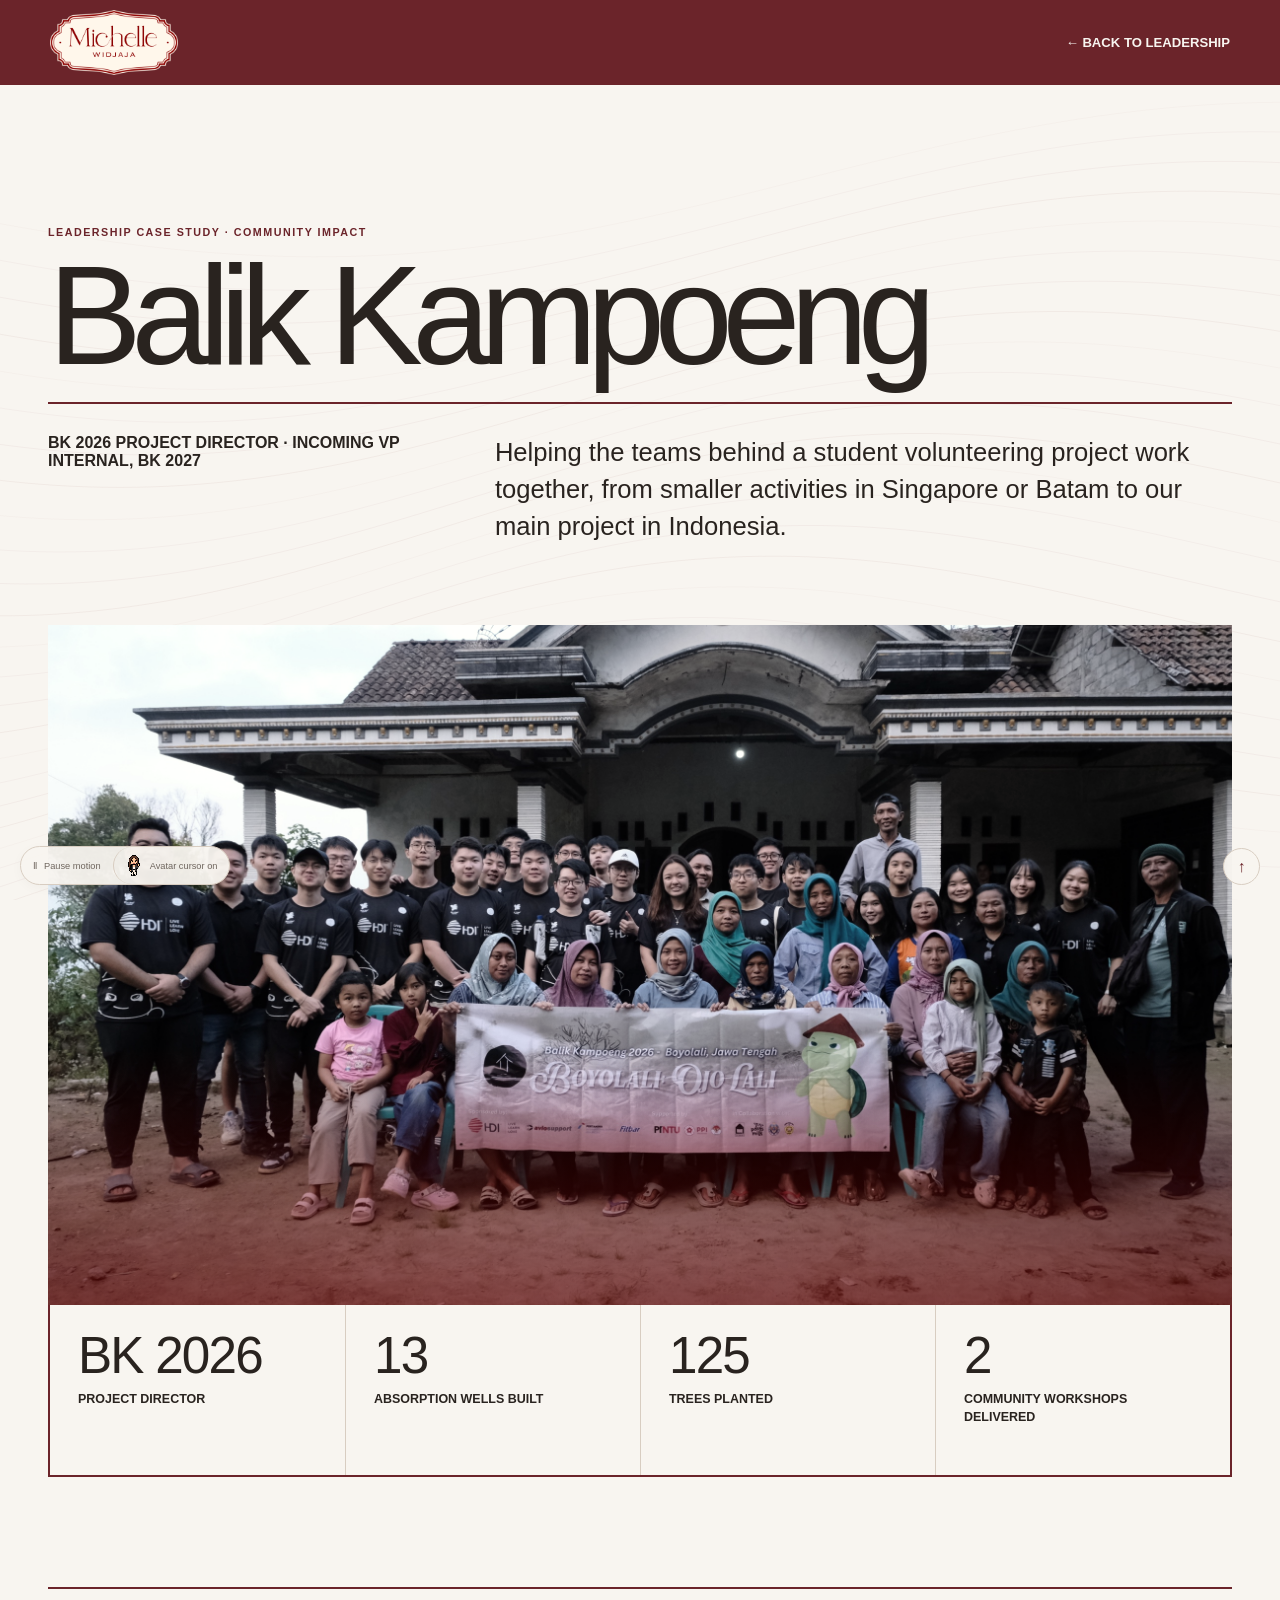
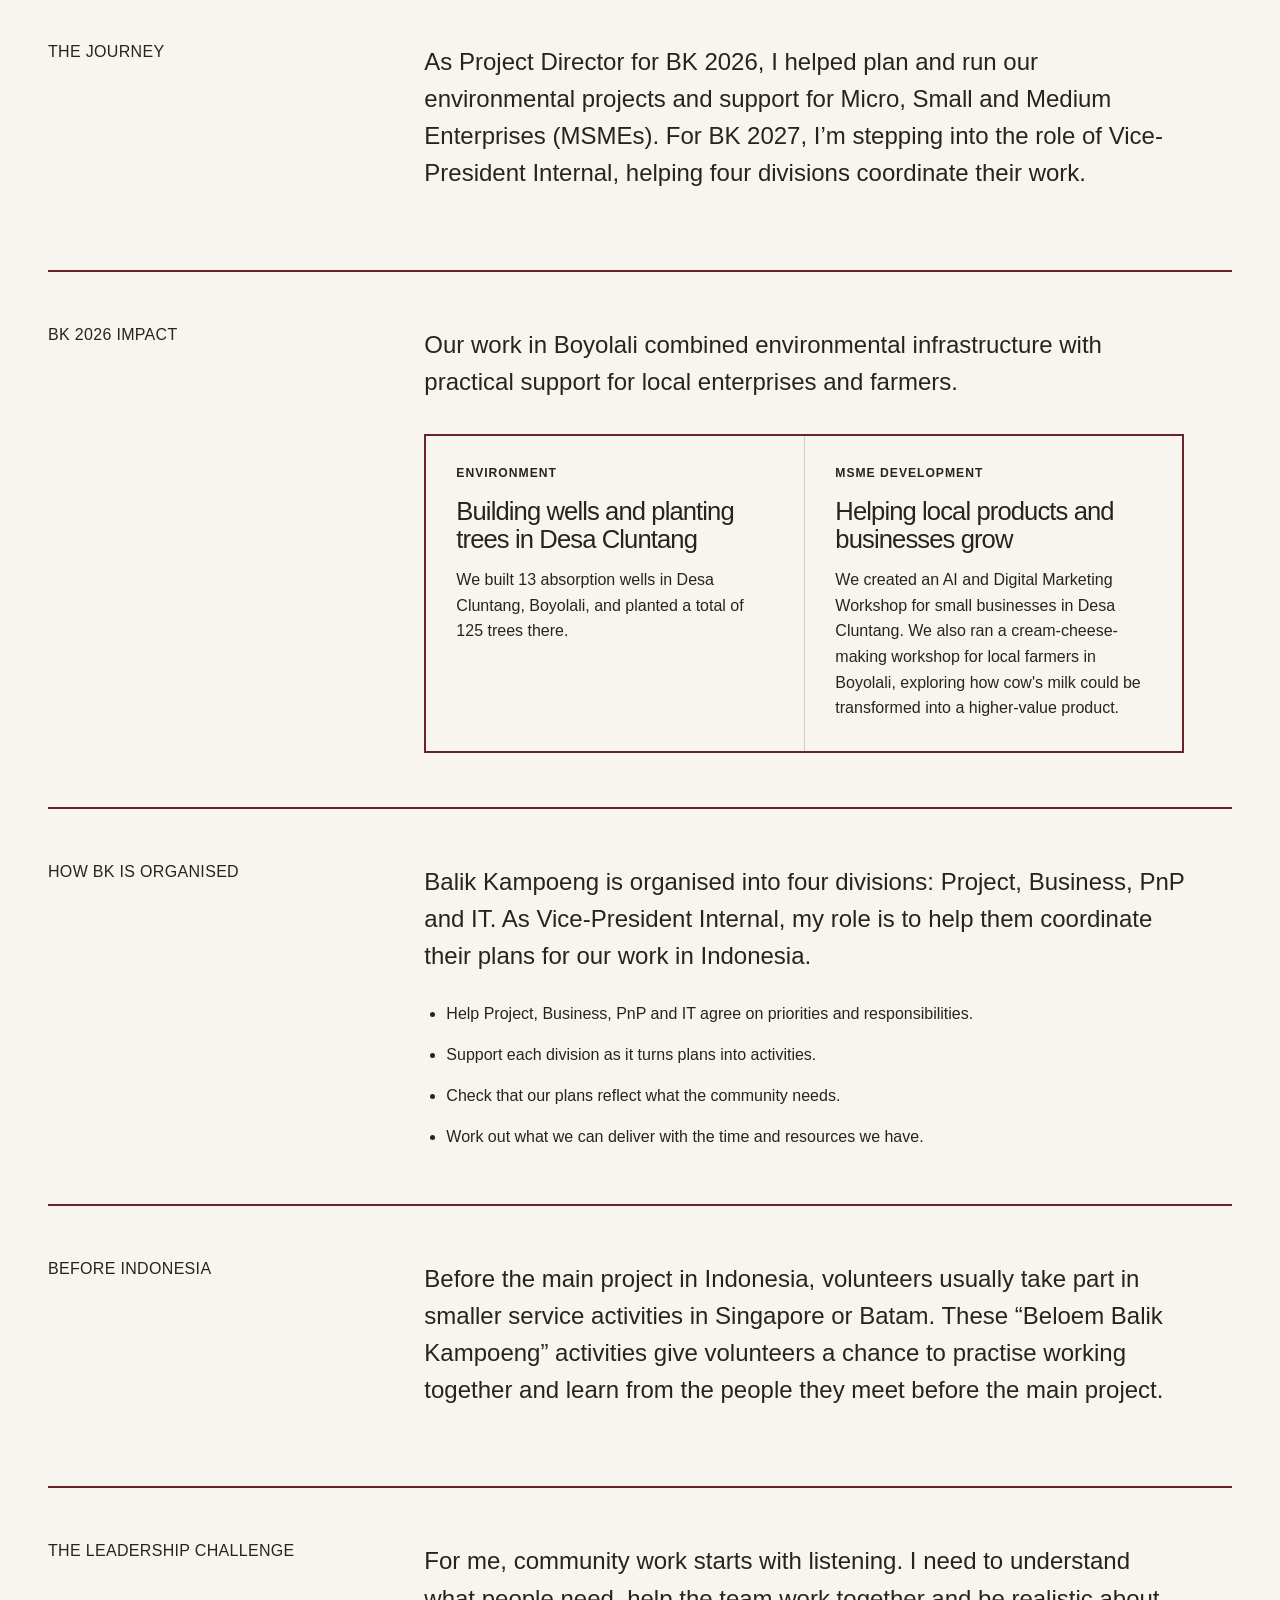
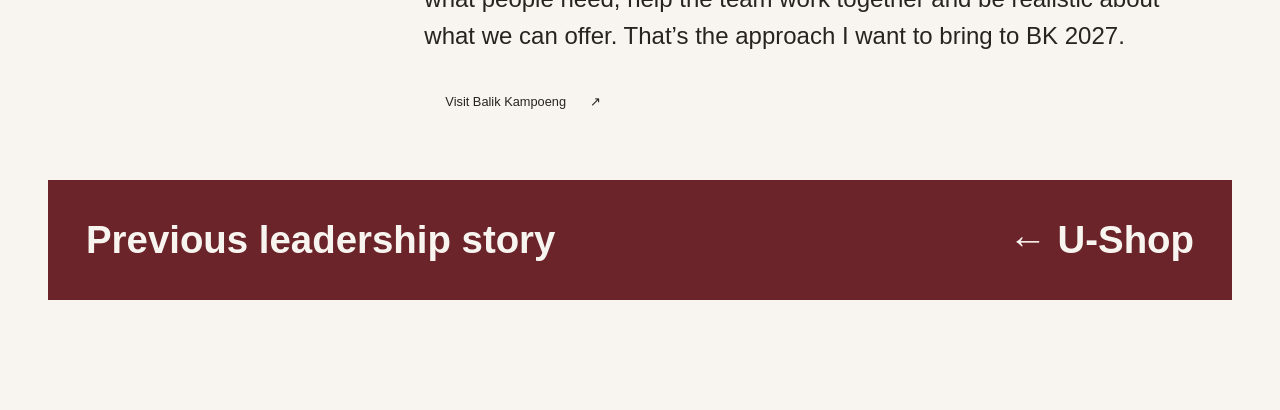
<file: leadership/balik-kampoeng/index.html>
<!DOCTYPE html><html lang="en"><head><meta charSet="utf-8"/><meta name="viewport" content="width=device-width, initial-scale=1"/><link rel="preload" as="image" href="/images/pixel-cursor.png"/><link rel="preload" href="/images/michelle-logo.png" as="image"/><link rel="preload" href="/images/balik-kampoeng-2026.jpg" as="image"/><link rel="stylesheet" href="/_next/static/chunks/0hi3.uoginh1s.css" data-precedence="next"/><link rel="preload" as="script" fetchPriority="low" href="/_next/static/chunks/0ht900cau6_ur.js"/><script src="/_next/static/chunks/0t2z5hkh7v~~b.js" async=""></script><script src="/_next/static/chunks/07lhk_q6pmm3r.js" async=""></script><script src="/_next/static/chunks/turbopack-0cek.dh0dqtgy.js" async=""></script><script src="/_next/static/chunks/0-5t_xzi.nd~g.js" async=""></script><script src="/_next/static/chunks/0dbhjjzl8qfwv.js" async=""></script><title>Balik Kampoeng Leadership Case Study | Michelle Widjaja</title><meta name="description" content="Michelle&#x27;s leadership journey from Project Director to incoming Vice-President Internal for Balik Kampoeng 2027."/><link rel="shortcut icon" href="/favicon.png"/><link rel="icon" href="/favicon.png"/><link rel="apple-touch-icon" href="/favicon.png"/><script src="/_next/static/chunks/03~yq9q893hmn.js" noModule=""></script></head><body id="top"><div hidden=""><!--$--><!--/$--></div><a class="skip-link" href="#main-content">Skip to content</a><canvas class="flow-atmosphere" aria-hidden="true"></canvas><div class="experience-controls" aria-label="Display preferences"><button type="button" aria-pressed="false">Ⅱ<!-- --> <span>Pause motion</span></button><button class="cursor-toggle" type="button" aria-pressed="true"><img src="/images/pixel-cursor.png" width="17" height="21" alt=""/><span>Avatar cursor on</span></button></div><a class="back-top" href="#top" aria-label="Back to top">↑</a><div id="main-content"><main class="case-study-page"><header class="case-nav"><a class="brand" href="/" aria-label="Michelle Widjaja, home"><img src="/images/michelle-logo.png" alt="Michelle Widjaja" width="353" height="180"/></a><a href="/#leadership">← Back to leadership</a></header><section class="case-hero shell"><p class="eyebrow">Leadership case study · Community impact</p><h1>Balik Kampoeng</h1><div class="case-hero-copy"><p class="case-role">BK 2026 Project Director · Incoming VP Internal, BK 2027</p><p class="case-lead">Helping the teams behind a student volunteering project work together, from smaller activities in Singapore or Batam to our main project in Indonesia.</p></div></section><div class="case-cover case-cover-bk shell"><img src="/images/balik-kampoeng-2026.jpg" alt="Balik Kampoeng 2026 volunteers and members of the Boyolali community"/></div><section class="case-metrics shell" aria-label="Balik Kampoeng focus areas"><div><strong>BK 2026</strong><span>Project Director</span></div><div><strong>13</strong><span>Absorption wells built</span></div><div><strong>125</strong><span>Trees planted</span></div><div><strong>2</strong><span>Community workshops delivered</span></div></section><section class="case-body shell"><article class="case-section"><h2>The journey</h2><div class="case-section-content"><p>As Project Director for BK 2026, I helped plan and run our environmental projects and support for Micro, Small and Medium Enterprises (MSMEs). For BK 2027, I’m stepping into the role of Vice-President Internal, helping four divisions coordinate their work.</p></div></article><article class="case-section"><h2>BK 2026 impact</h2><div class="case-section-content"><p>Our work in Boyolali combined environmental infrastructure with practical support for local enterprises and farmers.</p><div class="case-impact-grid"><section><span>Environment</span><h3>Building wells and planting trees in Desa Cluntang</h3><p>We built 13 absorption wells in Desa Cluntang, Boyolali, and planted a total of 125 trees there.</p></section><section><span>MSME development</span><h3>Helping local products and businesses grow</h3><p>We created an AI and Digital Marketing Workshop for small businesses in Desa Cluntang. We also ran a cream-cheese-making workshop for local farmers in Boyolali, exploring how cow&#x27;s milk could be transformed into a higher-value product.</p></section></div></div></article><article class="case-section"><h2>How BK is organised</h2><div class="case-section-content"><p>Balik Kampoeng is organised into four divisions: Project, Business, PnP and IT. As Vice-President Internal, my role is to help them coordinate their plans for our work in Indonesia.</p><ul><li>Help Project, Business, PnP and IT agree on priorities and responsibilities.</li><li>Support each division as it turns plans into activities.</li><li>Check that our plans reflect what the community needs.</li><li>Work out what we can deliver with the time and resources we have.</li></ul></div></article><article class="case-section"><h2>Before Indonesia</h2><div class="case-section-content"><p>Before the main project in Indonesia, volunteers usually take part in smaller service activities in Singapore or Batam. These “Beloem Balik Kampoeng” activities give volunteers a chance to practise working together and learn from the people they meet before the main project.</p></div></article><article class="case-section"><h2>The leadership challenge</h2><div class="case-section-content"><p>For me, community work starts with listening. I need to understand what people need, help the team work together and be realistic about what we can offer. That’s the approach I want to bring to BK 2027.</p><a class="outline-button" href="https://www.balikkampoeng.com/" target="_blank" rel="noreferrer">Visit Balik Kampoeng <span aria-hidden="true">↗</span></a></div></article><a class="case-next" href="/leadership/u-shop"><span>Previous leadership story</span><span>← U-Shop</span></a></section></main><!--$--><!--/$--></div><script src="/_next/static/chunks/0ht900cau6_ur.js" id="_R_" async=""></script><script>(self.__next_f=self.__next_f||[]).push([0])</script><script>self.__next_f.push([1,"1:\"$Sreact.fragment\"\n2:I[77256,[\"/_next/static/chunks/0-5t_xzi.nd~g.js\",\"/_next/static/chunks/0dbhjjzl8qfwv.js\"],\"default\"]\n3:I[39756,[\"/_next/static/chunks/0-5t_xzi.nd~g.js\",\"/_next/static/chunks/0dbhjjzl8qfwv.js\"],\"default\"]\n4:I[37457,[\"/_next/static/chunks/0-5t_xzi.nd~g.js\",\"/_next/static/chunks/0dbhjjzl8qfwv.js\"],\"default\"]\nd:I[68027,[\"/_next/static/chunks/0-5t_xzi.nd~g.js\",\"/_next/static/chunks/0dbhjjzl8qfwv.js\"],\"default\",1]\n:HL[\"/_next/static/chunks/0hi3.uoginh1s.css\",\"style\"]\n:HL[\"/images/michelle-logo.png\",\"image\"]\n:HL[\"/images/balik-kampoeng-2026.jpg\",\"image\"]\n"])</script><script>self.__next_f.push([1,"0:{\"P\":null,\"c\":[\"\",\"leadership\",\"balik-kampoeng\",\"\"],\"q\":\"\",\"i\":false,\"f\":[[[\"\",{\"children\":[\"leadership\",{\"children\":[\"balik-kampoeng\",{\"children\":[\"__PAGE__\",{}]}]}]},\"$undefined\",\"$undefined\",16],[[\"$\",\"$1\",\"c\",{\"children\":[[[\"$\",\"link\",\"0\",{\"rel\":\"stylesheet\",\"href\":\"/_next/static/chunks/0hi3.uoginh1s.css\",\"precedence\":\"next\",\"crossOrigin\":\"$undefined\",\"nonce\":\"$undefined\"}],[\"$\",\"script\",\"script-0\",{\"src\":\"/_next/static/chunks/0-5t_xzi.nd~g.js\",\"async\":true,\"nonce\":\"$undefined\"}],[\"$\",\"script\",\"script-1\",{\"src\":\"/_next/static/chunks/0dbhjjzl8qfwv.js\",\"async\":true,\"nonce\":\"$undefined\"}]],[\"$\",\"html\",null,{\"lang\":\"en\",\"children\":[\"$\",\"body\",null,{\"id\":\"top\",\"children\":[[\"$\",\"a\",null,{\"className\":\"skip-link\",\"href\":\"#main-content\",\"children\":\"Skip to content\"}],[\"$\",\"$L2\",null,{}],[\"$\",\"div\",null,{\"id\":\"main-content\",\"children\":[\"$\",\"$L3\",null,{\"parallelRouterKey\":\"children\",\"error\":\"$undefined\",\"errorStyles\":\"$undefined\",\"errorScripts\":\"$undefined\",\"template\":[\"$\",\"$L4\",null,{}],\"templateStyles\":\"$undefined\",\"templateScripts\":\"$undefined\",\"notFound\":[[[\"$\",\"title\",null,{\"children\":\"404: This page could not be found.\"}],[\"$\",\"div\",null,{\"style\":{\"fontFamily\":\"system-ui,\\\"Segoe UI\\\",Roboto,Helvetica,Arial,sans-serif,\\\"Apple Color Emoji\\\",\\\"Segoe UI Emoji\\\"\",\"height\":\"100vh\",\"textAlign\":\"center\",\"display\":\"flex\",\"flexDirection\":\"column\",\"alignItems\":\"center\",\"justifyContent\":\"center\"},\"children\":[\"$\",\"div\",null,{\"children\":[[\"$\",\"style\",null,{\"dangerouslySetInnerHTML\":{\"__html\":\"body{color:#000;background:#fff;margin:0}.next-error-h1{border-right:1px solid rgba(0,0,0,.3)}@media (prefers-color-scheme:dark){body{color:#fff;background:#000}.next-error-h1{border-right:1px solid rgba(255,255,255,.3)}}\"}}],[\"$\",\"h1\",null,{\"className\":\"next-error-h1\",\"style\":{\"display\":\"inline-block\",\"margin\":\"0 20px 0 0\",\"padding\":\"0 23px 0 0\",\"fontSize\":24,\"fontWeight\":500,\"verticalAlign\":\"top\",\"lineHeight\":\"49px\"},\"children\":404}],[\"$\",\"div\",null,{\"style\":{\"display\":\"inline-block\"},\"children\":[\"$\",\"h2\",null,{\"style\":{\"fontSize\":14,\"fontWeight\":400,\"lineHeight\":\"49px\",\"margin\":0},\"children\":\"This page could not be found.\"}]}]]}]}]],[]],\"forbidden\":\"$undefined\",\"unauthorized\":\"$undefined\"}]}]]}]}]]}],{\"children\":[[\"$\",\"$1\",\"c\",{\"children\":[null,[\"$\",\"$L3\",null,{\"parallelRouterKey\":\"children\",\"error\":\"$undefined\",\"errorStyles\":\"$undefined\",\"errorScripts\":\"$undefined\",\"template\":[\"$\",\"$L4\",null,{}],\"templateStyles\":\"$undefined\",\"templateScripts\":\"$undefined\",\"notFound\":\"$undefined\",\"forbidden\":\"$undefined\",\"unauthorized\":\"$undefined\"}]]}],{\"children\":[[\"$\",\"$1\",\"c\",{\"children\":[null,[\"$\",\"$L3\",null,{\"parallelRouterKey\":\"children\",\"error\":\"$undefined\",\"errorStyles\":\"$undefined\",\"errorScripts\":\"$undefined\",\"template\":[\"$\",\"$L4\",null,{}],\"templateStyles\":\"$undefined\",\"templateScripts\":\"$undefined\",\"notFound\":\"$undefined\",\"forbidden\":\"$undefined\",\"unauthorized\":\"$undefined\"}]]}],{\"children\":[[\"$\",\"$1\",\"c\",{\"children\":[[\"$\",\"main\",null,{\"className\":\"case-study-page\",\"children\":[[\"$\",\"header\",null,{\"className\":\"case-nav\",\"children\":[[\"$\",\"a\",null,{\"className\":\"brand\",\"href\":\"/\",\"aria-label\":\"Michelle Widjaja, home\",\"children\":[\"$\",\"img\",null,{\"src\":\"/images/michelle-logo.png\",\"alt\":\"Michelle Widjaja\",\"width\":\"353\",\"height\":\"180\"}]}],[\"$\",\"a\",null,{\"href\":\"/#leadership\",\"children\":\"← Back to leadership\"}]]}],[\"$\",\"section\",null,{\"className\":\"case-hero shell\",\"children\":[[\"$\",\"p\",null,{\"className\":\"eyebrow\",\"children\":\"Leadership case study · Community impact\"}],[\"$\",\"h1\",null,{\"children\":\"Balik Kampoeng\"}],[\"$\",\"div\",null,{\"className\":\"case-hero-copy\",\"children\":[[\"$\",\"p\",null,{\"className\":\"case-role\",\"children\":\"BK 2026 Project Director · Incoming VP Internal, BK 2027\"}],[\"$\",\"p\",null,{\"className\":\"case-lead\",\"children\":\"Helping the teams behind a student volunteering project work together, from smaller activities in Singapore or Batam to our main project in Indonesia.\"}]]}]]}],[\"$\",\"div\",null,{\"className\":\"case-cover case-cover-bk shell\",\"children\":[\"$\",\"img\",null,{\"src\":\"/images/balik-kampoeng-2026.jpg\",\"alt\":\"Balik Kampoeng 2026 volunteers and members of the Boyolali community\"}]}],[\"$\",\"section\",null,{\"className\":\"case-metrics shell\",\"aria-label\":\"Balik Kampoeng focus areas\",\"children\":[[\"$\",\"div\",null,{\"children\":[[\"$\",\"strong\",null,{\"children\":\"BK 2026\"}],[\"$\",\"span\",null,{\"children\":\"Project Director\"}]]}],[\"$\",\"div\",null,{\"children\":[[\"$\",\"strong\",null,{\"children\":\"13\"}],[\"$\",\"span\",null,{\"children\":\"Absorption wells built\"}]]}],[\"$\",\"div\",null,{\"children\":[[\"$\",\"strong\",null,{\"children\":\"125\"}],[\"$\",\"span\",null,{\"children\":\"Trees planted\"}]]}],[\"$\",\"div\",null,{\"children\":[[\"$\",\"strong\",null,{\"children\":\"2\"}],[\"$\",\"span\",null,{\"children\":\"Community workshops delivered\"}]]}]]}],[\"$\",\"section\",null,{\"className\":\"case-body shell\",\"children\":[[\"$\",\"article\",null,{\"className\":\"case-section\",\"children\":[[\"$\",\"h2\",null,{\"children\":\"The journey\"}],[\"$\",\"div\",null,{\"className\":\"case-section-content\",\"children\":[\"$\",\"p\",null,{\"children\":\"As Project Director for BK 2026, I helped plan and run our environmental projects and support for Micro, Small and Medium Enterprises (MSMEs). For BK 2027, I’m stepping into the role of Vice-President Internal, helping four divisions coordinate their work.\"}]}]]}],\"$L5\",\"$L6\",\"$L7\",\"$L8\",\"$L9\"]}]]}],null,\"$La\"]}],{},null,false,null]},null,false,\"$@b\"]},null,false,\"$@b\"]},null,false,null],\"$Lc\",false]],\"m\":\"$undefined\",\"G\":[\"$d\",[\"$Le\"]],\"S\":true,\"h\":null,\"s\":\"$undefined\",\"l\":\"$undefined\",\"p\":\"$undefined\",\"d\":\"$undefined\",\"b\":\"dk21trlJkK0vYBNqwMYjp\"}\n"])</script><script>self.__next_f.push([1,"f:I[97367,[\"/_next/static/chunks/0-5t_xzi.nd~g.js\",\"/_next/static/chunks/0dbhjjzl8qfwv.js\"],\"OutletBoundary\"]\n10:\"$Sreact.suspense\"\n13:I[97367,[\"/_next/static/chunks/0-5t_xzi.nd~g.js\",\"/_next/static/chunks/0dbhjjzl8qfwv.js\"],\"ViewportBoundary\"]\n15:I[97367,[\"/_next/static/chunks/0-5t_xzi.nd~g.js\",\"/_next/static/chunks/0dbhjjzl8qfwv.js\"],\"MetadataBoundary\"]\n5:[\"$\",\"article\",null,{\"className\":\"case-section\",\"children\":[[\"$\",\"h2\",null,{\"children\":\"BK 2026 impact\"}],[\"$\",\"div\",null,{\"className\":\"case-section-content\",\"children\":[[\"$\",\"p\",null,{\"children\":\"Our work in Boyolali combined environmental infrastructure with practical support for local enterprises and farmers.\"}],[\"$\",\"div\",null,{\"className\":\"case-impact-grid\",\"children\":[[\"$\",\"section\",null,{\"children\":[[\"$\",\"span\",null,{\"children\":\"Environment\"}],[\"$\",\"h3\",null,{\"children\":\"Building wells and planting trees in Desa Cluntang\"}],[\"$\",\"p\",null,{\"children\":\"We built 13 absorption wells in Desa Cluntang, Boyolali, and planted a total of 125 trees there.\"}]]}],[\"$\",\"section\",null,{\"children\":[[\"$\",\"span\",null,{\"children\":\"MSME development\"}],[\"$\",\"h3\",null,{\"children\":\"Helping local products and businesses grow\"}],[\"$\",\"p\",null,{\"children\":\"We created an AI and Digital Marketing Workshop for small businesses in Desa Cluntang. We also ran a cream-cheese-making workshop for local farmers in Boyolali, exploring how cow's milk could be transformed into a higher-value product.\"}]]}]]}]]}]]}]\n6:[\"$\",\"article\",null,{\"className\":\"case-section\",\"children\":[[\"$\",\"h2\",null,{\"children\":\"How BK is organised\"}],[\"$\",\"div\",null,{\"className\":\"case-section-content\",\"children\":[[\"$\",\"p\",null,{\"children\":\"Balik Kampoeng is organised into four divisions: Project, Business, PnP and IT. As Vice-President Internal, my role is to help them coordinate their plans for our work in Indonesia.\"}],[\"$\",\"ul\",null,{\"children\":[[\"$\",\"li\",null,{\"children\":\"Help Project, Business, PnP and IT agree on priorities and responsibilities.\"}],[\"$\",\"li\",null,{\"children\":\"Support each division as it turns plans into activities.\"}],[\"$\",\"li\",null,{\"children\":\"Check that our plans reflect what the community needs.\"}],[\"$\",\"li\",null,{\"children\":\"Work out what we can deliver with the time and resources we have.\"}]]}]]}]]}]\n7:[\"$\",\"article\",null,{\"className\":\"case-section\",\"children\":[[\"$\",\"h2\",null,{\"children\":\"Before Indonesia\"}],[\"$\",\"div\",null,{\"className\":\"case-section-content\",\"children\":[\"$\",\"p\",null,{\"children\":\"Before the main project in Indonesia, volunteers usually take part in smaller service activities in Singapore or Batam. These “Beloem Balik Kampoeng” activities give volunteers a chance to practise working together and learn from the people they meet before the main project.\"}]}]]}]\n8:[\"$\",\"article\",null,{\"className\":\"case-section\",\"children\":[[\"$\",\"h2\",null,{\"children\":\"The leadership challenge\"}],[\"$\",\"div\",null,{\"className\":\"case-section-content\",\"children\":[[\"$\",\"p\",null,{\"children\":\"For me, community work starts with listening. I need to understand what people need, help the team work together and be realistic about what we can offer. That’s the approach I want to bring to BK 2027.\"}],[\"$\",\"a\",null,{\"className\":\"outline-button\",\"href\":\"https://www.balikkampoeng.com/\",\"target\":\"_blank\",\"rel\":\"noreferrer\",\"children\":[\"Visit Balik Kampoeng \",[\"$\",\"span\",null,{\"aria-hidden\":\"true\",\"children\":\"↗\"}]]}]]}]]}]\n9:[\"$\",\"a\",null,{\"className\":\"case-next\",\"href\":\"/leadership/u-shop\",\"children\":[[\"$\",\"span\",null,{\"children\":\"Previous leadership story\"}],[\"$\",\"span\",null,{\"children\":\"← U-Shop\"}]]}]\na:[\"$\",\"$Lf\",null,{\"children\":[\"$\",\"$10\",null,{\"name\":\"Next.MetadataOutlet\",\"children\":\"$@11\"}]}]\n12:[]\nb:\"$W12\"\nc:[\"$\",\"$1\",\"h\",{\"children\":[null,[\"$\",\"$L13\",null,{\"children\":\"$L14\"}],[\"$\",\"div\",null,{\"hidden\":true,\"children\":[\"$\",\"$L15\",null,{\"children\":[\"$\",\"$10\",null,{\"name\":\"Next.Metadata\",\"children\":\"$L16\"}]}]}],null]}]\ne:[\"$\",\"link\",\"0\",{\"rel\":\"stylesheet\",\"href\":\"/_next/static/chunks/0hi3.uoginh1s.css\",\"precedence\":\"next\",\"crossOrigin\":\"$undefined\",\"nonce\":\"$undefined\"}]\n"])</script><script>self.__next_f.push([1,"14:[[\"$\",\"meta\",\"0\",{\"charSet\":\"utf-8\"}],[\"$\",\"meta\",\"1\",{\"name\":\"viewport\",\"content\":\"width=device-width, initial-scale=1\"}]]\n"])</script><script>self.__next_f.push([1,"17:I[27201,[\"/_next/static/chunks/0-5t_xzi.nd~g.js\",\"/_next/static/chunks/0dbhjjzl8qfwv.js\"],\"IconMark\"]\n11:null\n16:[[\"$\",\"title\",\"0\",{\"children\":\"Balik Kampoeng Leadership Case Study | Michelle Widjaja\"}],[\"$\",\"meta\",\"1\",{\"name\":\"description\",\"content\":\"Michelle's leadership journey from Project Director to incoming Vice-President Internal for Balik Kampoeng 2027.\"}],[\"$\",\"link\",\"2\",{\"rel\":\"shortcut icon\",\"href\":\"/favicon.png\"}],[\"$\",\"link\",\"3\",{\"rel\":\"icon\",\"href\":\"/favicon.png\"}],[\"$\",\"link\",\"4\",{\"rel\":\"apple-touch-icon\",\"href\":\"/favicon.png\"}],[\"$\",\"$L17\",\"5\",{}]]\n"])</script></body></html>
</file>
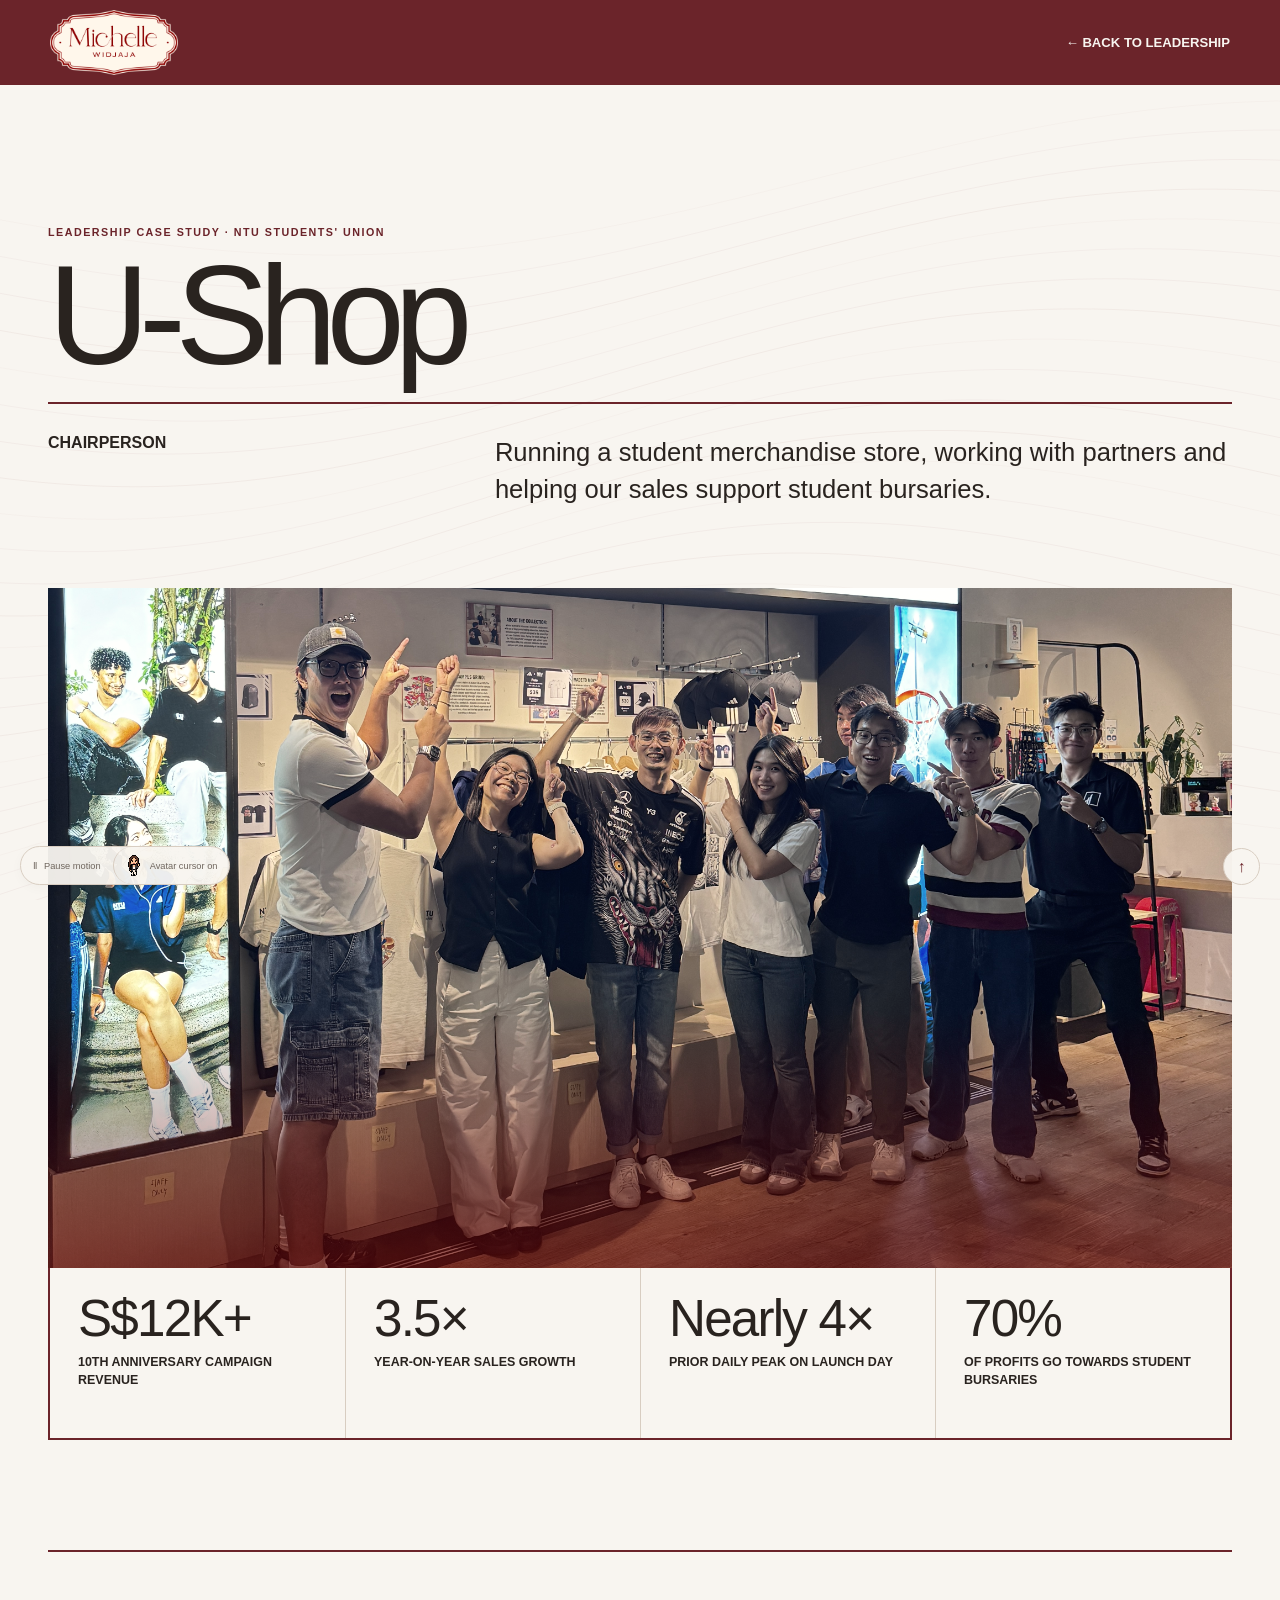
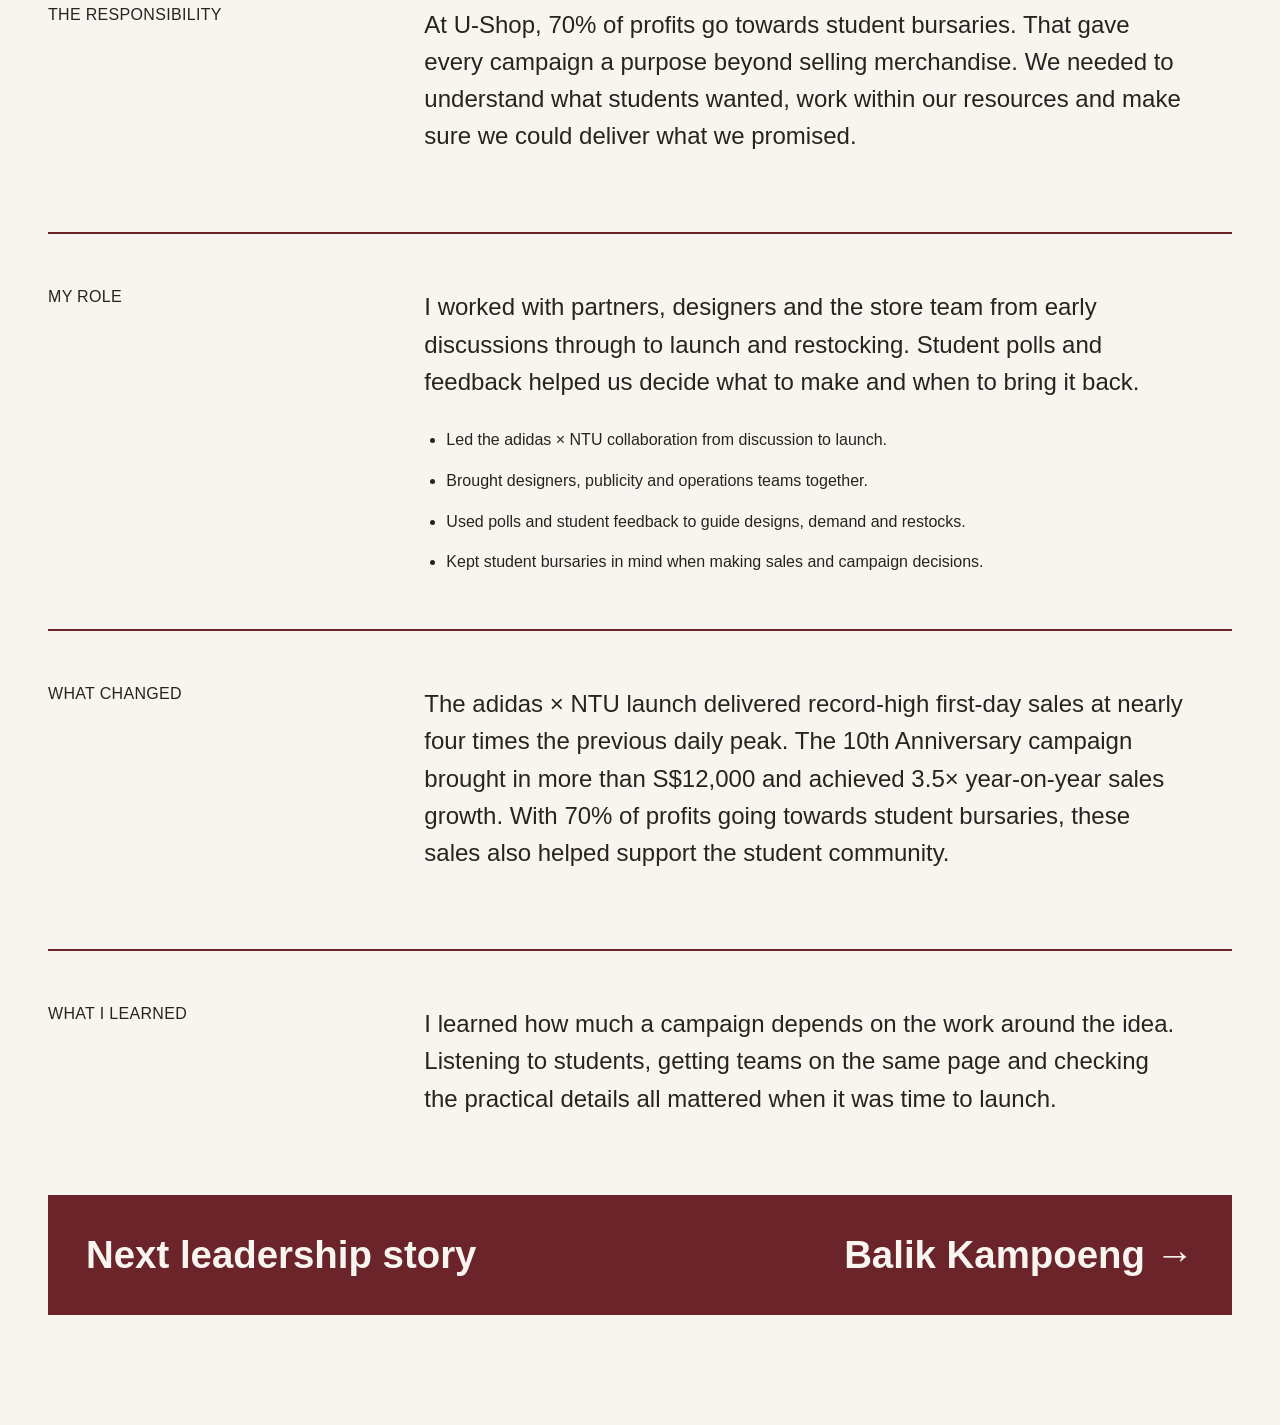
<file: leadership/u-shop/index.html>
<!DOCTYPE html><html lang="en"><head><meta charSet="utf-8"/><meta name="viewport" content="width=device-width, initial-scale=1"/><link rel="preload" as="image" href="/images/pixel-cursor.png"/><link rel="preload" href="/images/michelle-logo.png" as="image"/><link rel="preload" href="/images/u-shop-team-photo.jpg" as="image"/><link rel="stylesheet" href="/_next/static/chunks/0hi3.uoginh1s.css" data-precedence="next"/><link rel="preload" as="script" fetchPriority="low" href="/_next/static/chunks/0ht900cau6_ur.js"/><script src="/_next/static/chunks/0t2z5hkh7v~~b.js" async=""></script><script src="/_next/static/chunks/07lhk_q6pmm3r.js" async=""></script><script src="/_next/static/chunks/turbopack-0cek.dh0dqtgy.js" async=""></script><script src="/_next/static/chunks/0-5t_xzi.nd~g.js" async=""></script><script src="/_next/static/chunks/0dbhjjzl8qfwv.js" async=""></script><title>U-Shop Leadership Case Study | Michelle Widjaja</title><meta name="description" content="How Michelle led U-Shop campaigns, partnerships and commercial outcomes in support of student welfare."/><link rel="shortcut icon" href="/favicon.png"/><link rel="icon" href="/favicon.png"/><link rel="apple-touch-icon" href="/favicon.png"/><script src="/_next/static/chunks/03~yq9q893hmn.js" noModule=""></script></head><body id="top"><div hidden=""><!--$--><!--/$--></div><a class="skip-link" href="#main-content">Skip to content</a><canvas class="flow-atmosphere" aria-hidden="true"></canvas><div class="experience-controls" aria-label="Display preferences"><button type="button" aria-pressed="false">Ⅱ<!-- --> <span>Pause motion</span></button><button class="cursor-toggle" type="button" aria-pressed="true"><img src="/images/pixel-cursor.png" width="17" height="21" alt=""/><span>Avatar cursor on</span></button></div><a class="back-top" href="#top" aria-label="Back to top">↑</a><div id="main-content"><main class="case-study-page"><header class="case-nav"><a class="brand" href="/" aria-label="Michelle Widjaja, home"><img src="/images/michelle-logo.png" alt="Michelle Widjaja" width="353" height="180"/></a><a href="/#leadership">← Back to leadership</a></header><section class="case-hero shell"><p class="eyebrow">Leadership case study · NTU Students&#x27; Union</p><h1>U-Shop</h1><div class="case-hero-copy"><p class="case-role">Chairperson</p><p class="case-lead">Running a student merchandise store, working with partners and helping our sales support student bursaries.</p></div></section><div class="case-cover case-cover-ushop shell"><img src="/images/u-shop-team-photo.jpg" alt="The U-Shop team celebrating inside the NTU merchandise store"/></div><section class="case-metrics shell" aria-label="U-Shop outcomes"><div><strong>S$12K+</strong><span>10th Anniversary campaign revenue</span></div><div><strong>3.5×</strong><span>Year-on-year sales growth</span></div><div><strong>Nearly 4×</strong><span>Prior daily peak on launch day</span></div><div><strong>70%</strong><span>Of profits go towards student bursaries</span></div></section><section class="case-body shell"><article class="case-section"><h2>The responsibility</h2><div class="case-section-content"><p>At U-Shop, 70% of profits go towards student bursaries. That gave every campaign a purpose beyond selling merchandise. We needed to understand what students wanted, work within our resources and make sure we could deliver what we promised.</p></div></article><article class="case-section"><h2>My role</h2><div class="case-section-content"><p>I worked with partners, designers and the store team from early discussions through to launch and restocking. Student polls and feedback helped us decide what to make and when to bring it back.</p><ul><li>Led the adidas × NTU collaboration from discussion to launch.</li><li>Brought designers, publicity and operations teams together.</li><li>Used polls and student feedback to guide designs, demand and restocks.</li><li>Kept student bursaries in mind when making sales and campaign decisions.</li></ul></div></article><article class="case-section"><h2>What changed</h2><div class="case-section-content"><p>The adidas × NTU launch delivered record-high first-day sales at nearly four times the previous daily peak. The 10th Anniversary campaign brought in more than S$12,000 and achieved 3.5× year-on-year sales growth. With 70% of profits going towards student bursaries, these sales also helped support the student community.</p></div></article><article class="case-section"><h2>What I learned</h2><div class="case-section-content"><p>I learned how much a campaign depends on the work around the idea. Listening to students, getting teams on the same page and checking the practical details all mattered when it was time to launch.</p></div></article><a class="case-next" href="/leadership/balik-kampoeng"><span>Next leadership story</span><span>Balik Kampoeng →</span></a></section></main><!--$--><!--/$--></div><script src="/_next/static/chunks/0ht900cau6_ur.js" id="_R_" async=""></script><script>(self.__next_f=self.__next_f||[]).push([0])</script><script>self.__next_f.push([1,"1:\"$Sreact.fragment\"\n2:I[77256,[\"/_next/static/chunks/0-5t_xzi.nd~g.js\",\"/_next/static/chunks/0dbhjjzl8qfwv.js\"],\"default\"]\n3:I[39756,[\"/_next/static/chunks/0-5t_xzi.nd~g.js\",\"/_next/static/chunks/0dbhjjzl8qfwv.js\"],\"default\"]\n4:I[37457,[\"/_next/static/chunks/0-5t_xzi.nd~g.js\",\"/_next/static/chunks/0dbhjjzl8qfwv.js\"],\"default\"]\nc:I[68027,[\"/_next/static/chunks/0-5t_xzi.nd~g.js\",\"/_next/static/chunks/0dbhjjzl8qfwv.js\"],\"default\",1]\n:HL[\"/_next/static/chunks/0hi3.uoginh1s.css\",\"style\"]\n:HL[\"/images/michelle-logo.png\",\"image\"]\n:HL[\"/images/u-shop-team-photo.jpg\",\"image\"]\n"])</script><script>self.__next_f.push([1,"0:{\"P\":null,\"c\":[\"\",\"leadership\",\"u-shop\",\"\"],\"q\":\"\",\"i\":false,\"f\":[[[\"\",{\"children\":[\"leadership\",{\"children\":[\"u-shop\",{\"children\":[\"__PAGE__\",{}]}]}]},\"$undefined\",\"$undefined\",16],[[\"$\",\"$1\",\"c\",{\"children\":[[[\"$\",\"link\",\"0\",{\"rel\":\"stylesheet\",\"href\":\"/_next/static/chunks/0hi3.uoginh1s.css\",\"precedence\":\"next\",\"crossOrigin\":\"$undefined\",\"nonce\":\"$undefined\"}],[\"$\",\"script\",\"script-0\",{\"src\":\"/_next/static/chunks/0-5t_xzi.nd~g.js\",\"async\":true,\"nonce\":\"$undefined\"}],[\"$\",\"script\",\"script-1\",{\"src\":\"/_next/static/chunks/0dbhjjzl8qfwv.js\",\"async\":true,\"nonce\":\"$undefined\"}]],[\"$\",\"html\",null,{\"lang\":\"en\",\"children\":[\"$\",\"body\",null,{\"id\":\"top\",\"children\":[[\"$\",\"a\",null,{\"className\":\"skip-link\",\"href\":\"#main-content\",\"children\":\"Skip to content\"}],[\"$\",\"$L2\",null,{}],[\"$\",\"div\",null,{\"id\":\"main-content\",\"children\":[\"$\",\"$L3\",null,{\"parallelRouterKey\":\"children\",\"error\":\"$undefined\",\"errorStyles\":\"$undefined\",\"errorScripts\":\"$undefined\",\"template\":[\"$\",\"$L4\",null,{}],\"templateStyles\":\"$undefined\",\"templateScripts\":\"$undefined\",\"notFound\":[[[\"$\",\"title\",null,{\"children\":\"404: This page could not be found.\"}],[\"$\",\"div\",null,{\"style\":{\"fontFamily\":\"system-ui,\\\"Segoe UI\\\",Roboto,Helvetica,Arial,sans-serif,\\\"Apple Color Emoji\\\",\\\"Segoe UI Emoji\\\"\",\"height\":\"100vh\",\"textAlign\":\"center\",\"display\":\"flex\",\"flexDirection\":\"column\",\"alignItems\":\"center\",\"justifyContent\":\"center\"},\"children\":[\"$\",\"div\",null,{\"children\":[[\"$\",\"style\",null,{\"dangerouslySetInnerHTML\":{\"__html\":\"body{color:#000;background:#fff;margin:0}.next-error-h1{border-right:1px solid rgba(0,0,0,.3)}@media (prefers-color-scheme:dark){body{color:#fff;background:#000}.next-error-h1{border-right:1px solid rgba(255,255,255,.3)}}\"}}],[\"$\",\"h1\",null,{\"className\":\"next-error-h1\",\"style\":{\"display\":\"inline-block\",\"margin\":\"0 20px 0 0\",\"padding\":\"0 23px 0 0\",\"fontSize\":24,\"fontWeight\":500,\"verticalAlign\":\"top\",\"lineHeight\":\"49px\"},\"children\":404}],[\"$\",\"div\",null,{\"style\":{\"display\":\"inline-block\"},\"children\":[\"$\",\"h2\",null,{\"style\":{\"fontSize\":14,\"fontWeight\":400,\"lineHeight\":\"49px\",\"margin\":0},\"children\":\"This page could not be found.\"}]}]]}]}]],[]],\"forbidden\":\"$undefined\",\"unauthorized\":\"$undefined\"}]}]]}]}]]}],{\"children\":[[\"$\",\"$1\",\"c\",{\"children\":[null,[\"$\",\"$L3\",null,{\"parallelRouterKey\":\"children\",\"error\":\"$undefined\",\"errorStyles\":\"$undefined\",\"errorScripts\":\"$undefined\",\"template\":[\"$\",\"$L4\",null,{}],\"templateStyles\":\"$undefined\",\"templateScripts\":\"$undefined\",\"notFound\":\"$undefined\",\"forbidden\":\"$undefined\",\"unauthorized\":\"$undefined\"}]]}],{\"children\":[[\"$\",\"$1\",\"c\",{\"children\":[null,[\"$\",\"$L3\",null,{\"parallelRouterKey\":\"children\",\"error\":\"$undefined\",\"errorStyles\":\"$undefined\",\"errorScripts\":\"$undefined\",\"template\":[\"$\",\"$L4\",null,{}],\"templateStyles\":\"$undefined\",\"templateScripts\":\"$undefined\",\"notFound\":\"$undefined\",\"forbidden\":\"$undefined\",\"unauthorized\":\"$undefined\"}]]}],{\"children\":[[\"$\",\"$1\",\"c\",{\"children\":[[\"$\",\"main\",null,{\"className\":\"case-study-page\",\"children\":[[\"$\",\"header\",null,{\"className\":\"case-nav\",\"children\":[[\"$\",\"a\",null,{\"className\":\"brand\",\"href\":\"/\",\"aria-label\":\"Michelle Widjaja, home\",\"children\":[\"$\",\"img\",null,{\"src\":\"/images/michelle-logo.png\",\"alt\":\"Michelle Widjaja\",\"width\":\"353\",\"height\":\"180\"}]}],[\"$\",\"a\",null,{\"href\":\"/#leadership\",\"children\":\"← Back to leadership\"}]]}],[\"$\",\"section\",null,{\"className\":\"case-hero shell\",\"children\":[[\"$\",\"p\",null,{\"className\":\"eyebrow\",\"children\":\"Leadership case study · NTU Students' Union\"}],[\"$\",\"h1\",null,{\"children\":\"U-Shop\"}],[\"$\",\"div\",null,{\"className\":\"case-hero-copy\",\"children\":[[\"$\",\"p\",null,{\"className\":\"case-role\",\"children\":\"Chairperson\"}],[\"$\",\"p\",null,{\"className\":\"case-lead\",\"children\":\"Running a student merchandise store, working with partners and helping our sales support student bursaries.\"}]]}]]}],[\"$\",\"div\",null,{\"className\":\"case-cover case-cover-ushop shell\",\"children\":[\"$\",\"img\",null,{\"src\":\"/images/u-shop-team-photo.jpg\",\"alt\":\"The U-Shop team celebrating inside the NTU merchandise store\"}]}],[\"$\",\"section\",null,{\"className\":\"case-metrics shell\",\"aria-label\":\"U-Shop outcomes\",\"children\":[[\"$\",\"div\",null,{\"children\":[[\"$\",\"strong\",null,{\"children\":\"S$12K+\"}],[\"$\",\"span\",null,{\"children\":\"10th Anniversary campaign revenue\"}]]}],[\"$\",\"div\",null,{\"children\":[[\"$\",\"strong\",null,{\"children\":\"3.5×\"}],[\"$\",\"span\",null,{\"children\":\"Year-on-year sales growth\"}]]}],[\"$\",\"div\",null,{\"children\":[[\"$\",\"strong\",null,{\"children\":\"Nearly 4×\"}],[\"$\",\"span\",null,{\"children\":\"Prior daily peak on launch day\"}]]}],[\"$\",\"div\",null,{\"children\":[[\"$\",\"strong\",null,{\"children\":\"70%\"}],[\"$\",\"span\",null,{\"children\":\"Of profits go towards student bursaries\"}]]}]]}],[\"$\",\"section\",null,{\"className\":\"case-body shell\",\"children\":[[\"$\",\"article\",null,{\"className\":\"case-section\",\"children\":[[\"$\",\"h2\",null,{\"children\":\"The responsibility\"}],[\"$\",\"div\",null,{\"className\":\"case-section-content\",\"children\":[\"$\",\"p\",null,{\"children\":\"At U-Shop, 70% of profits go towards student bursaries. That gave every campaign a purpose beyond selling merchandise. We needed to understand what students wanted, work within our resources and make sure we could deliver what we promised.\"}]}]]}],\"$L5\",\"$L6\",\"$L7\",\"$L8\"]}]]}],null,\"$L9\"]}],{},null,false,null]},null,false,\"$@a\"]},null,false,\"$@a\"]},null,false,null],\"$Lb\",false]],\"m\":\"$undefined\",\"G\":[\"$c\",[\"$Ld\"]],\"S\":true,\"h\":null,\"s\":\"$undefined\",\"l\":\"$undefined\",\"p\":\"$undefined\",\"d\":\"$undefined\",\"b\":\"dk21trlJkK0vYBNqwMYjp\"}\n"])</script><script>self.__next_f.push([1,"e:I[97367,[\"/_next/static/chunks/0-5t_xzi.nd~g.js\",\"/_next/static/chunks/0dbhjjzl8qfwv.js\"],\"OutletBoundary\"]\nf:\"$Sreact.suspense\"\n12:I[97367,[\"/_next/static/chunks/0-5t_xzi.nd~g.js\",\"/_next/static/chunks/0dbhjjzl8qfwv.js\"],\"ViewportBoundary\"]\n14:I[97367,[\"/_next/static/chunks/0-5t_xzi.nd~g.js\",\"/_next/static/chunks/0dbhjjzl8qfwv.js\"],\"MetadataBoundary\"]\n5:[\"$\",\"article\",null,{\"className\":\"case-section\",\"children\":[[\"$\",\"h2\",null,{\"children\":\"My role\"}],[\"$\",\"div\",null,{\"className\":\"case-section-content\",\"children\":[[\"$\",\"p\",null,{\"children\":\"I worked with partners, designers and the store team from early discussions through to launch and restocking. Student polls and feedback helped us decide what to make and when to bring it back.\"}],[\"$\",\"ul\",null,{\"children\":[[\"$\",\"li\",null,{\"children\":\"Led the adidas × NTU collaboration from discussion to launch.\"}],[\"$\",\"li\",null,{\"children\":\"Brought designers, publicity and operations teams together.\"}],[\"$\",\"li\",null,{\"children\":\"Used polls and student feedback to guide designs, demand and restocks.\"}],[\"$\",\"li\",null,{\"children\":\"Kept student bursaries in mind when making sales and campaign decisions.\"}]]}]]}]]}]\n6:[\"$\",\"article\",null,{\"className\":\"case-section\",\"children\":[[\"$\",\"h2\",null,{\"children\":\"What changed\"}],[\"$\",\"div\",null,{\"className\":\"case-section-content\",\"children\":[\"$\",\"p\",null,{\"children\":\"The adidas × NTU launch delivered record-high first-day sales at nearly four times the previous daily peak. The 10th Anniversary campaign brought in more than S$12,000 and achieved 3.5× year-on-year sales growth. With 70% of profits going towards student bursaries, these sales also helped support the student community.\"}]}]]}]\n7:[\"$\",\"article\",null,{\"className\":\"case-section\",\"children\":[[\"$\",\"h2\",null,{\"children\":\"What I learned\"}],[\"$\",\"div\",null,{\"className\":\"case-section-content\",\"children\":[\"$\",\"p\",null,{\"children\":\"I learned how much a campaign depends on the work around the idea. Listening to students, getting teams on the same page and checking the practical details all mattered when it was time to launch.\"}]}]]}]\n8:[\"$\",\"a\",null,{\"className\":\"case-next\",\"href\":\"/leadership/balik-kampoeng\",\"children\":[[\"$\",\"span\",null,{\"children\":\"Next leadership story\"}],[\"$\",\"span\",null,{\"children\":\"Balik Kampoeng →\"}]]}]\n9:[\"$\",\"$Le\",null,{\"children\":[\"$\",\"$f\",null,{\"name\":\"Next.MetadataOutlet\",\"children\":\"$@10\"}]}]\n11:[]\na:\"$W11\"\nb:[\"$\",\"$1\",\"h\",{\"children\":[null,[\"$\",\"$L12\",null,{\"children\":\"$L13\"}],[\"$\",\"div\",null,{\"hidden\":true,\"children\":[\"$\",\"$L14\",null,{\"children\":[\"$\",\"$f\",null,{\"name\":\"Next.Metadata\",\"children\":\"$L15\"}]}]}],null]}]\nd:[\"$\",\"link\",\"0\",{\"rel\":\"stylesheet\",\"href\":\"/_next/static/chunks/0hi3.uoginh1s.css\",\"precedence\":\"next\",\"crossOrigin\":\"$undefined\",\"nonce\":\"$undefined\"}]\n"])</script><script>self.__next_f.push([1,"13:[[\"$\",\"meta\",\"0\",{\"charSet\":\"utf-8\"}],[\"$\",\"meta\",\"1\",{\"name\":\"viewport\",\"content\":\"width=device-width, initial-scale=1\"}]]\n"])</script><script>self.__next_f.push([1,"16:I[27201,[\"/_next/static/chunks/0-5t_xzi.nd~g.js\",\"/_next/static/chunks/0dbhjjzl8qfwv.js\"],\"IconMark\"]\n10:null\n15:[[\"$\",\"title\",\"0\",{\"children\":\"U-Shop Leadership Case Study | Michelle Widjaja\"}],[\"$\",\"meta\",\"1\",{\"name\":\"description\",\"content\":\"How Michelle led U-Shop campaigns, partnerships and commercial outcomes in support of student welfare.\"}],[\"$\",\"link\",\"2\",{\"rel\":\"shortcut icon\",\"href\":\"/favicon.png\"}],[\"$\",\"link\",\"3\",{\"rel\":\"icon\",\"href\":\"/favicon.png\"}],[\"$\",\"link\",\"4\",{\"rel\":\"apple-touch-icon\",\"href\":\"/favicon.png\"}],[\"$\",\"$L16\",\"5\",{}]]\n"])</script></body></html>
</file>
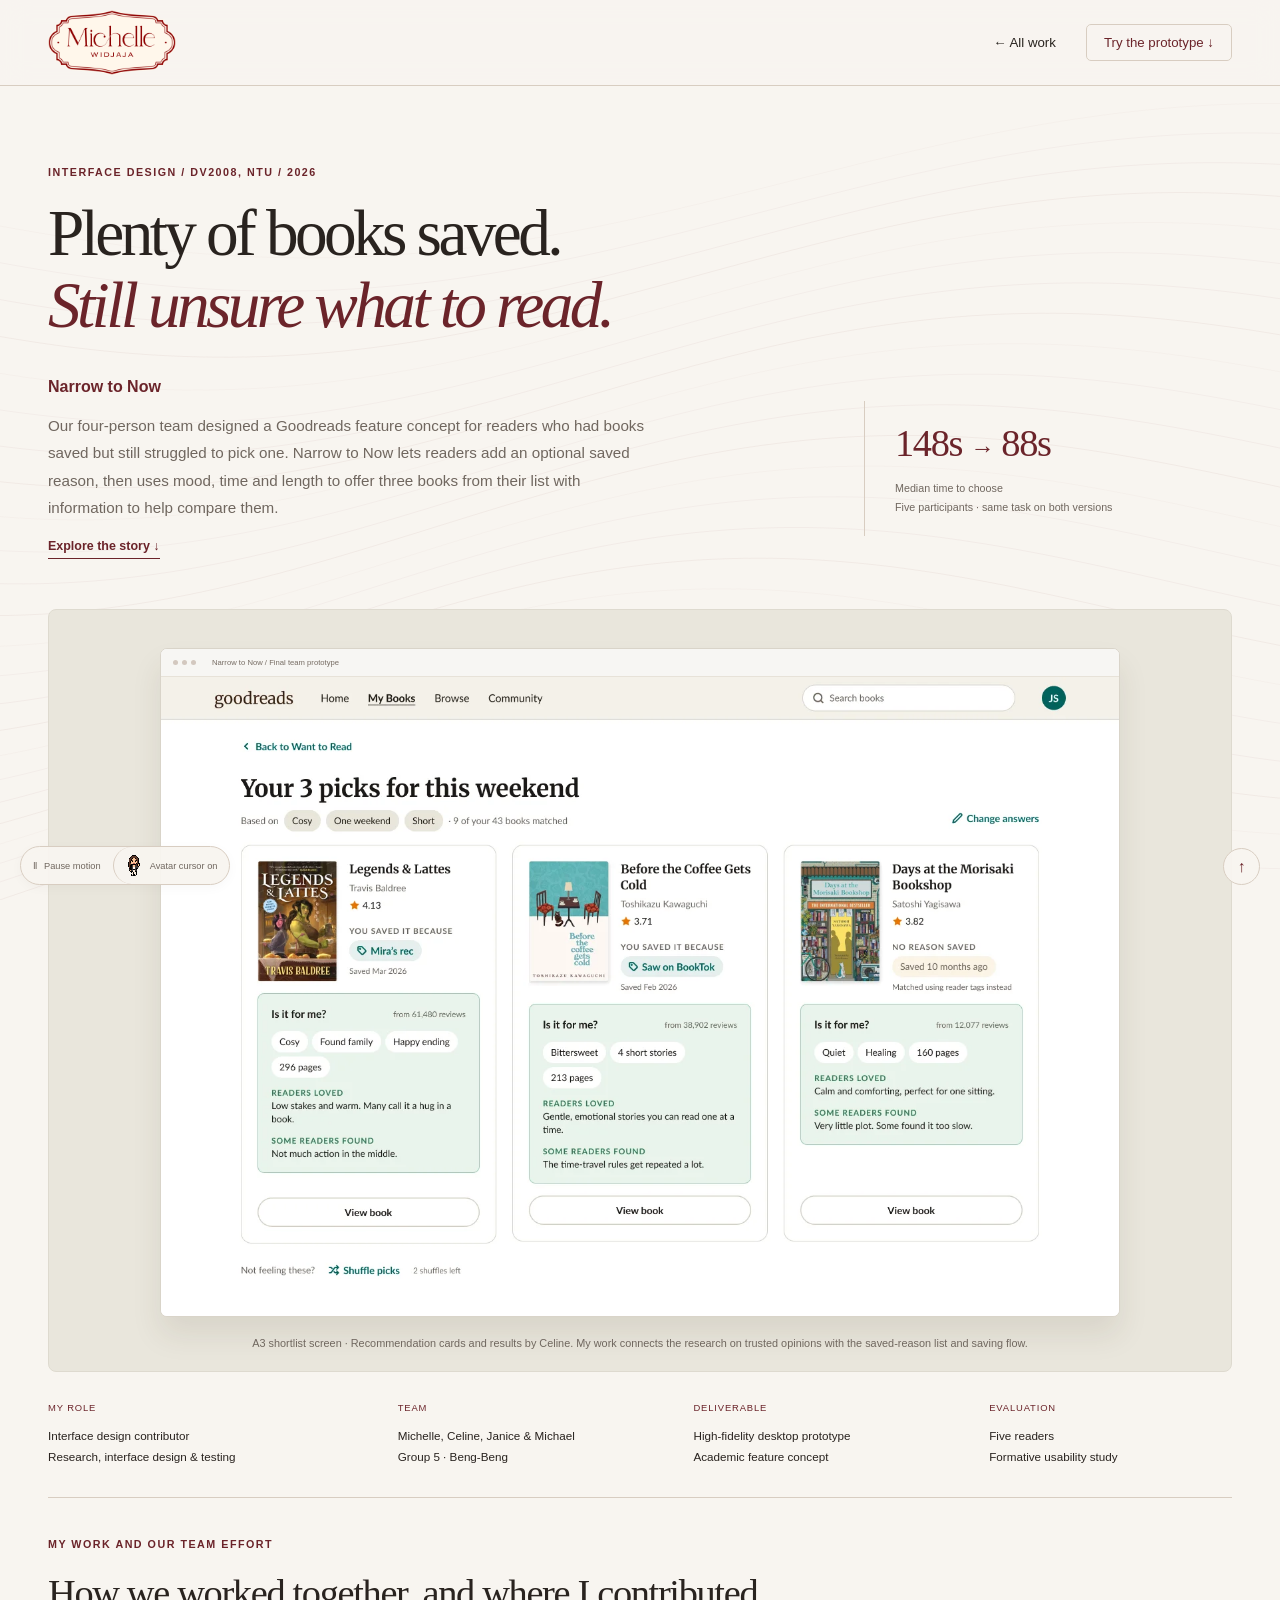
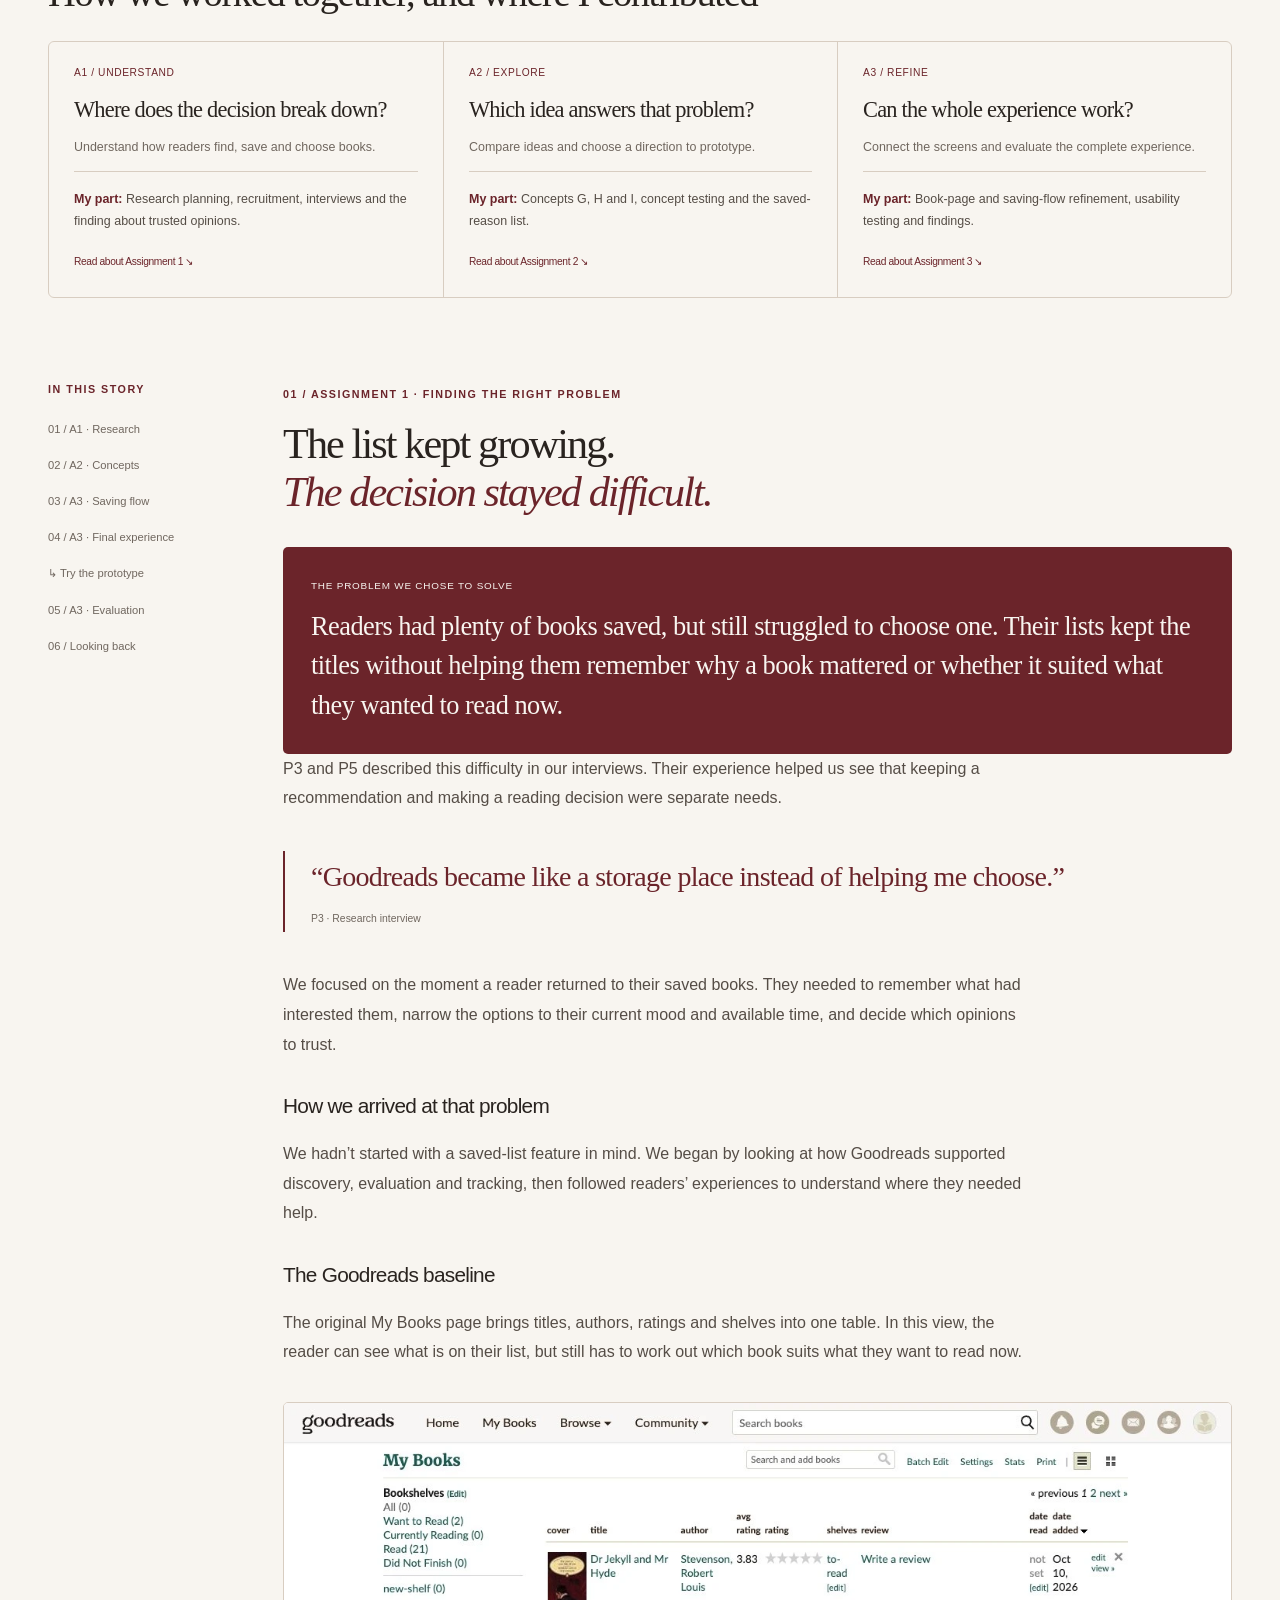
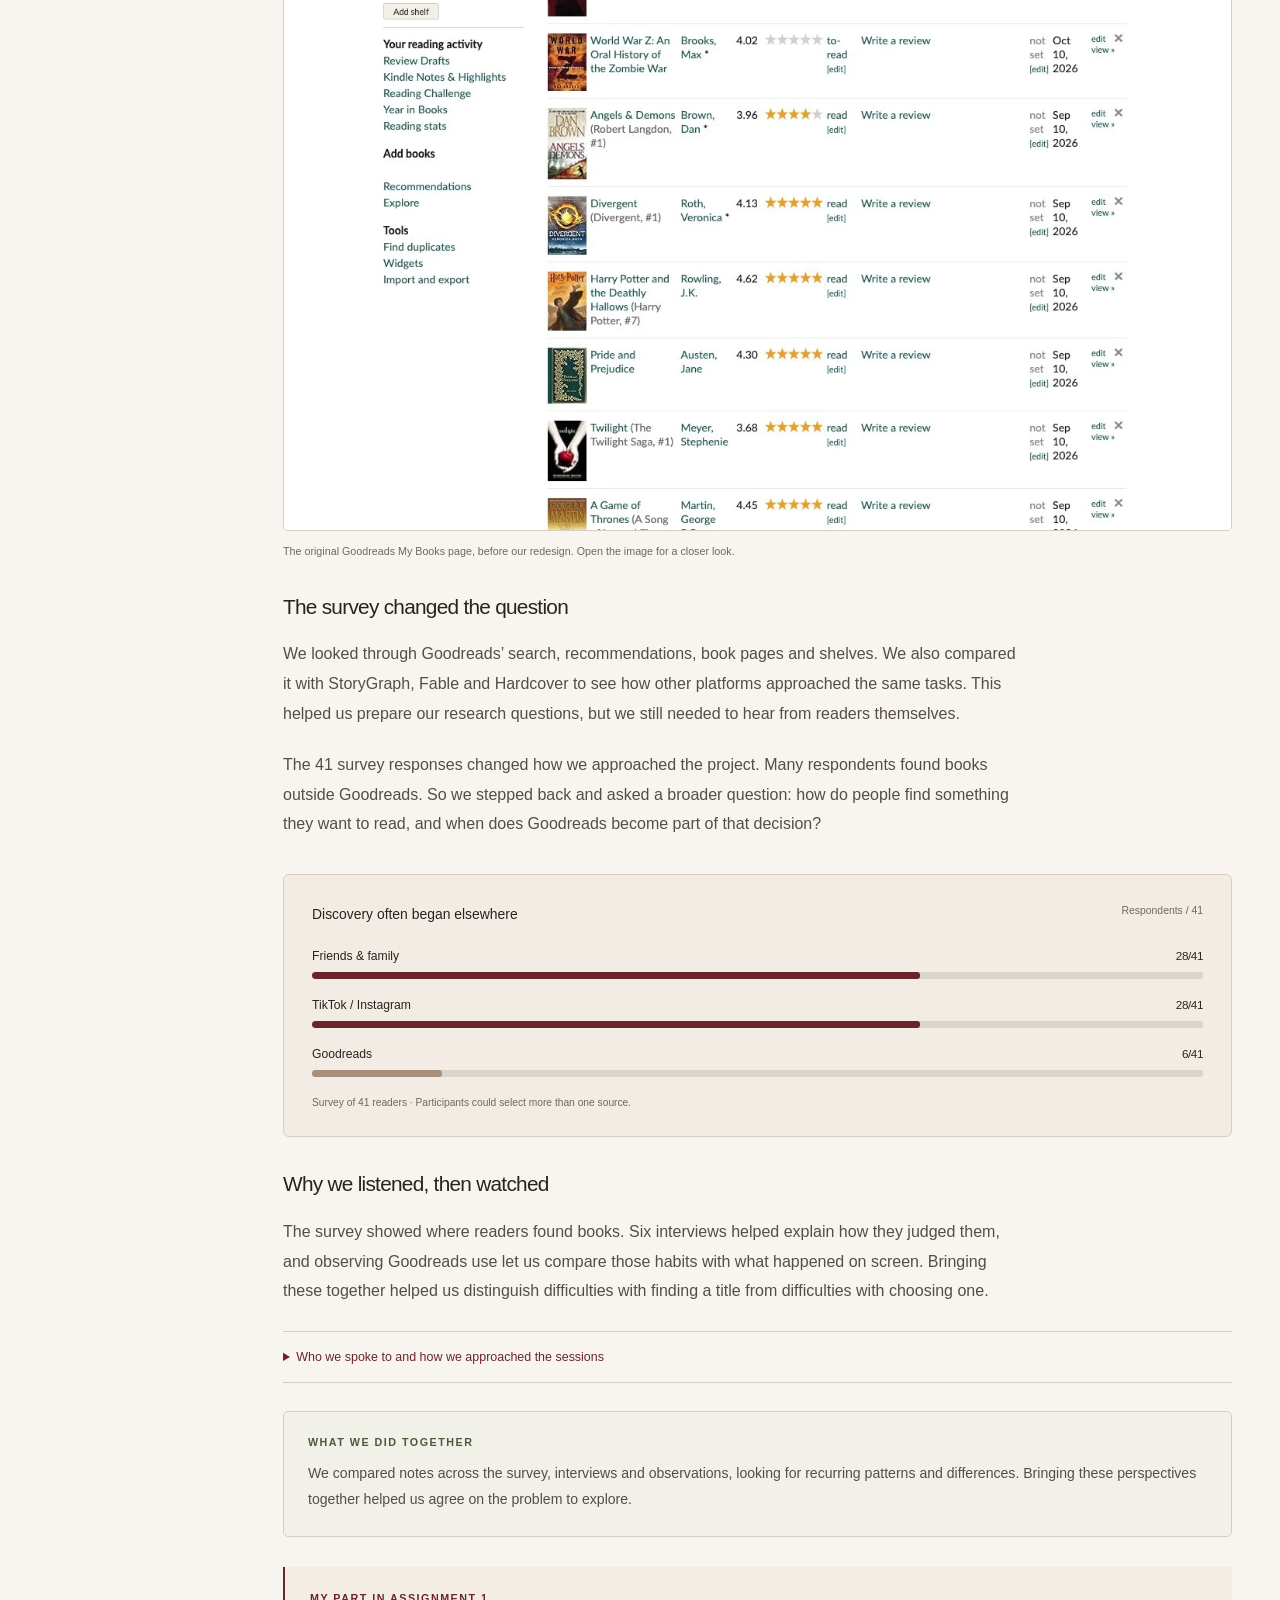
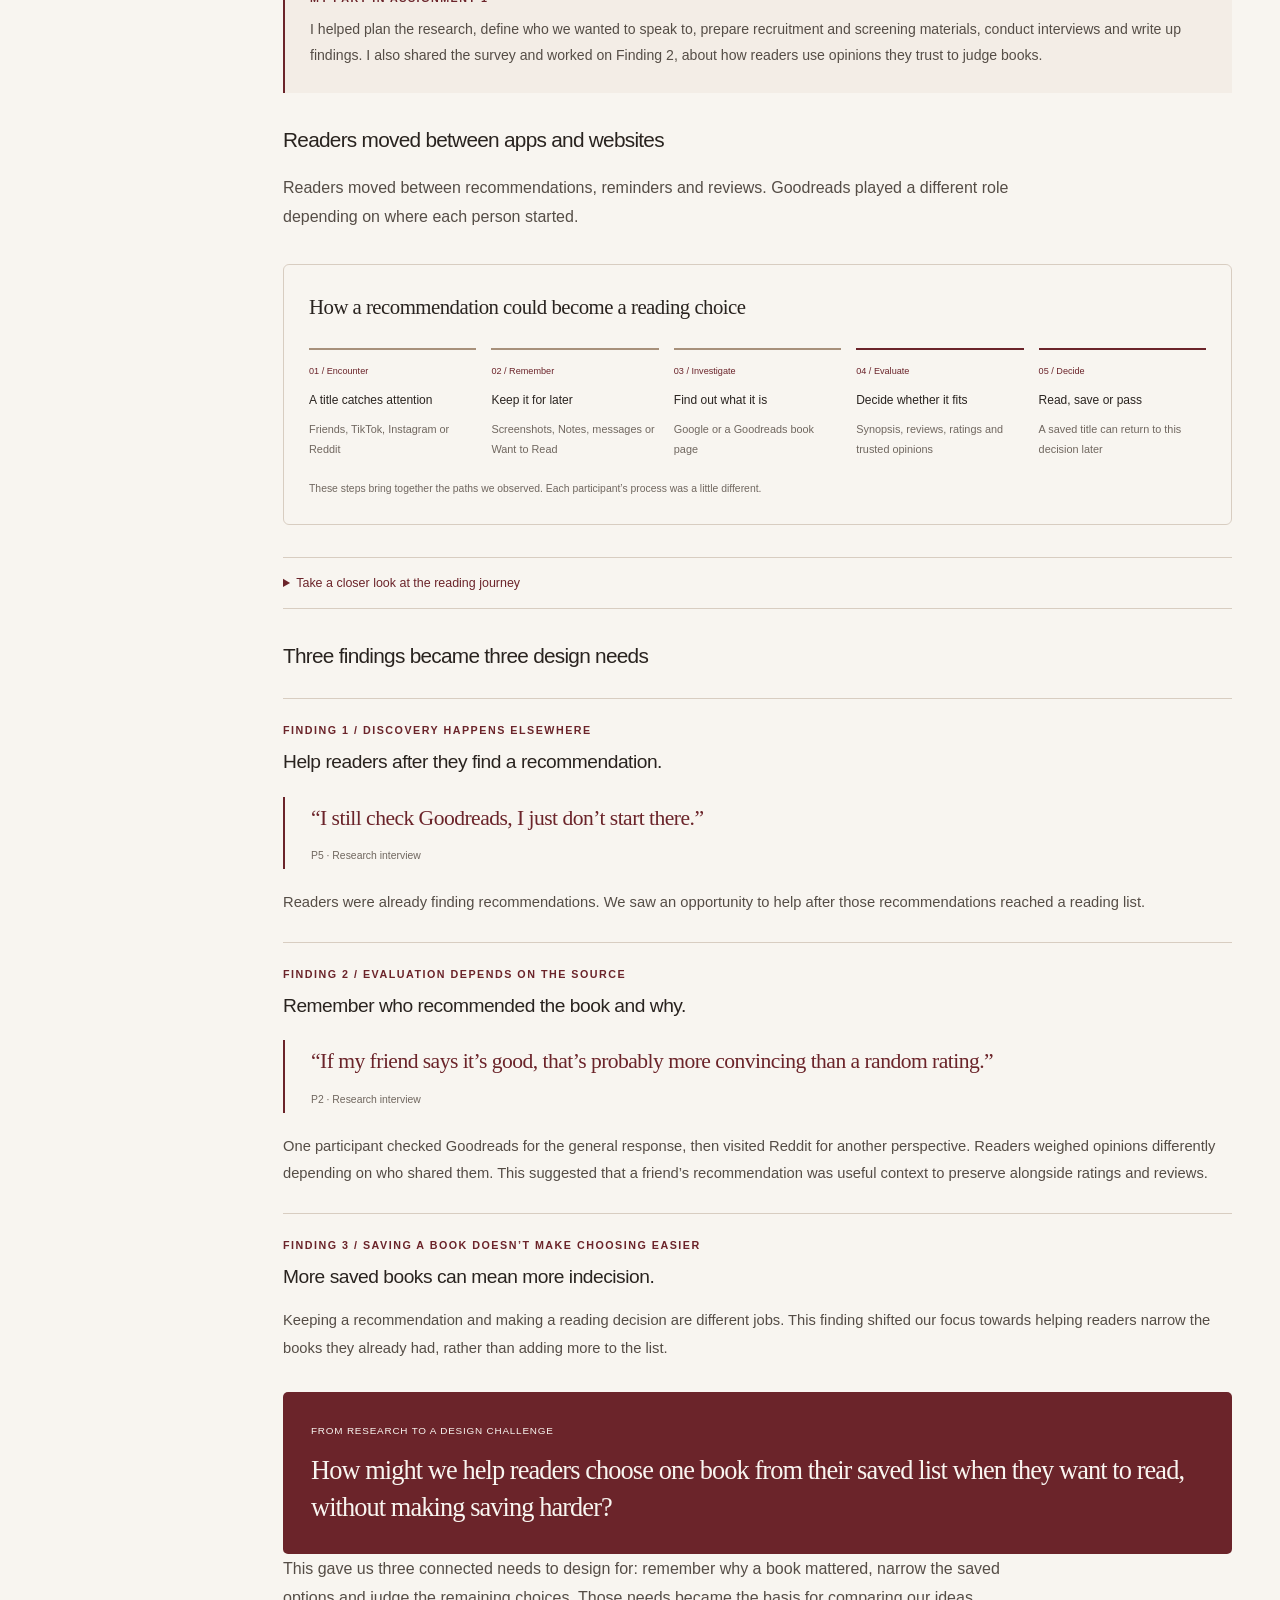
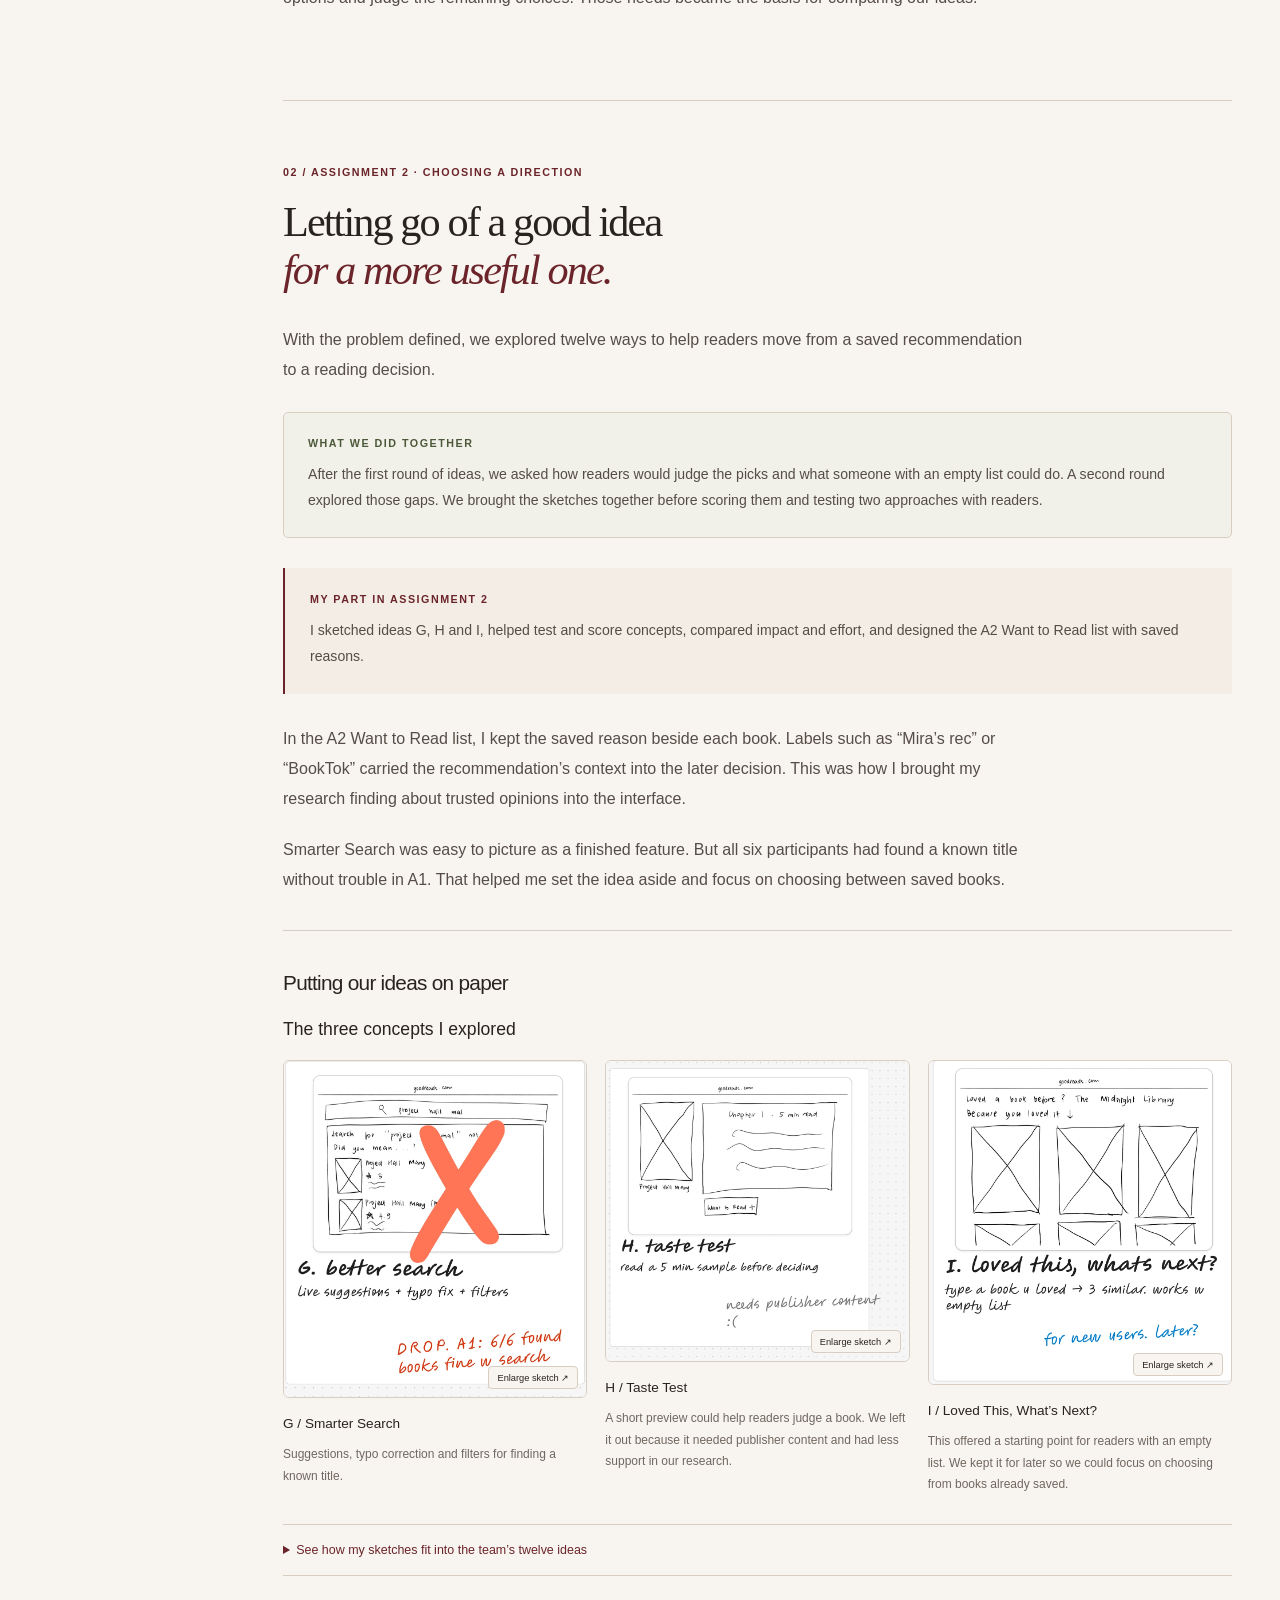
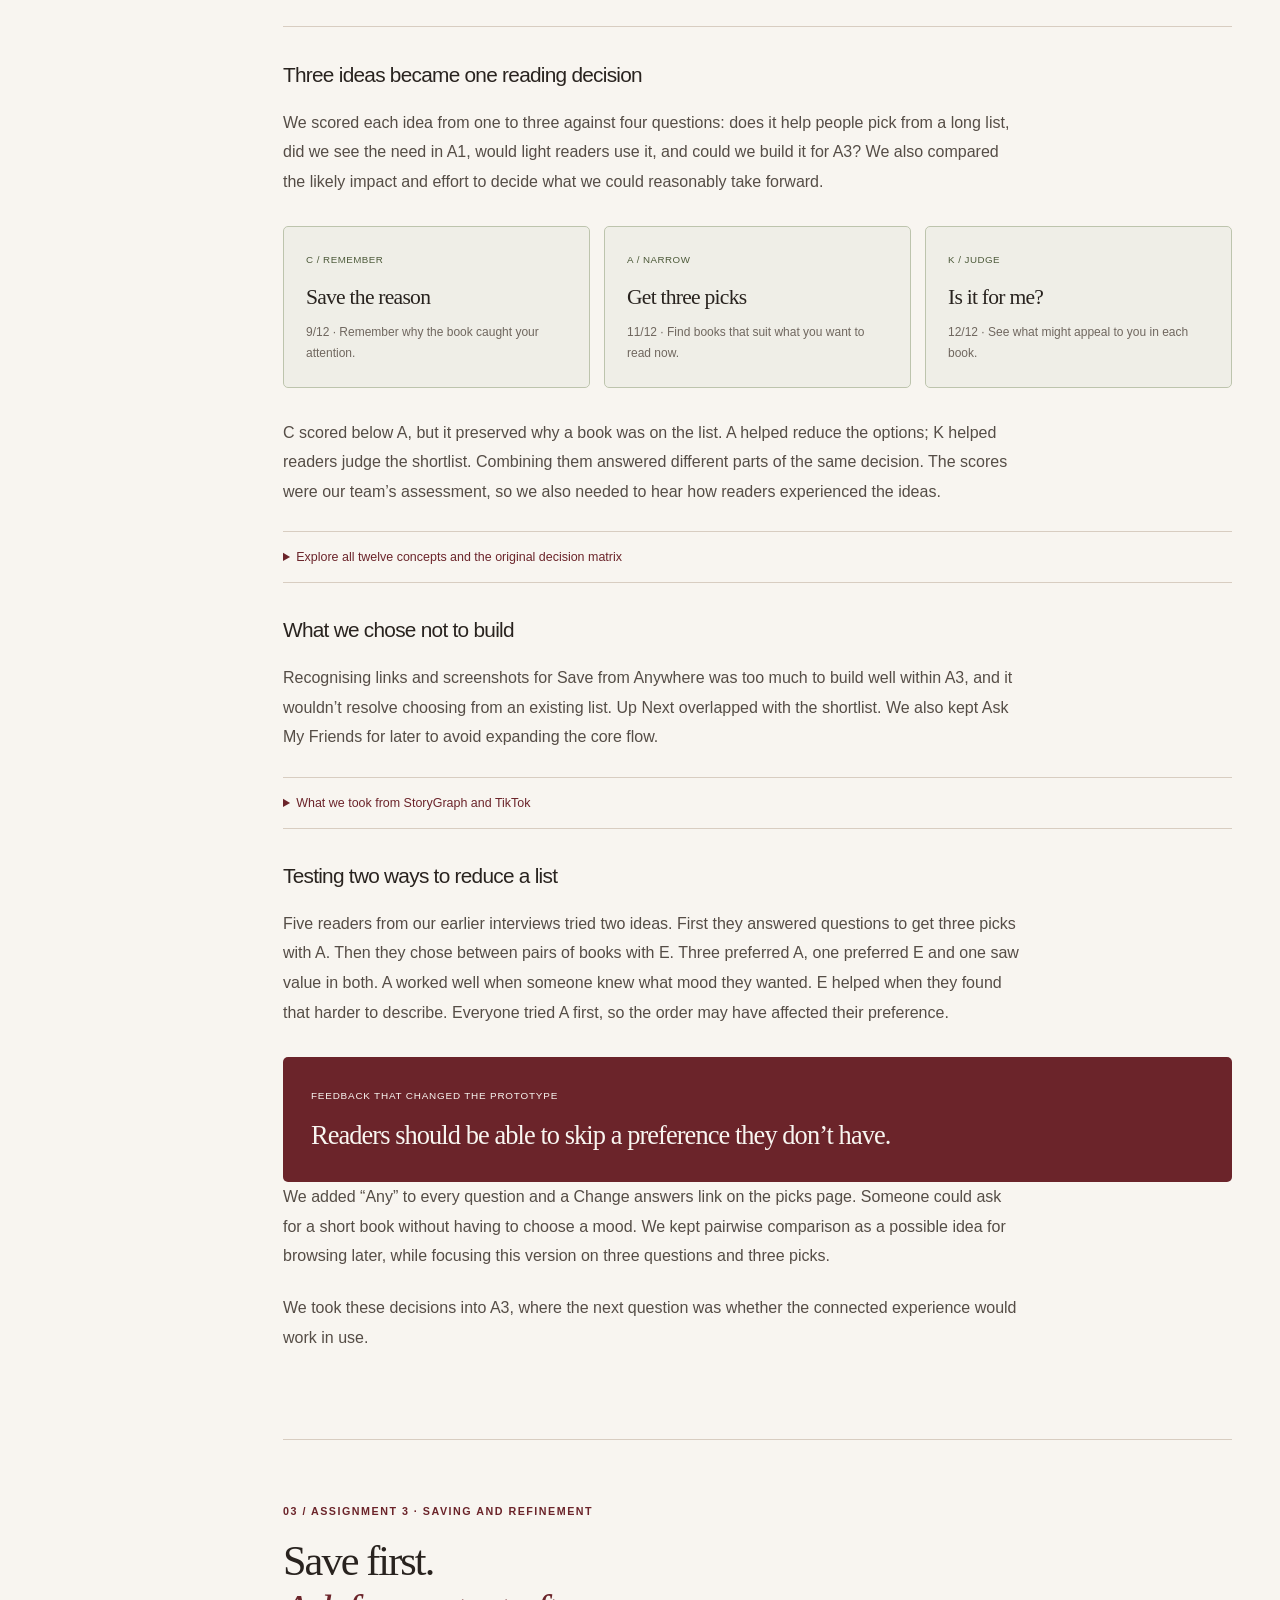
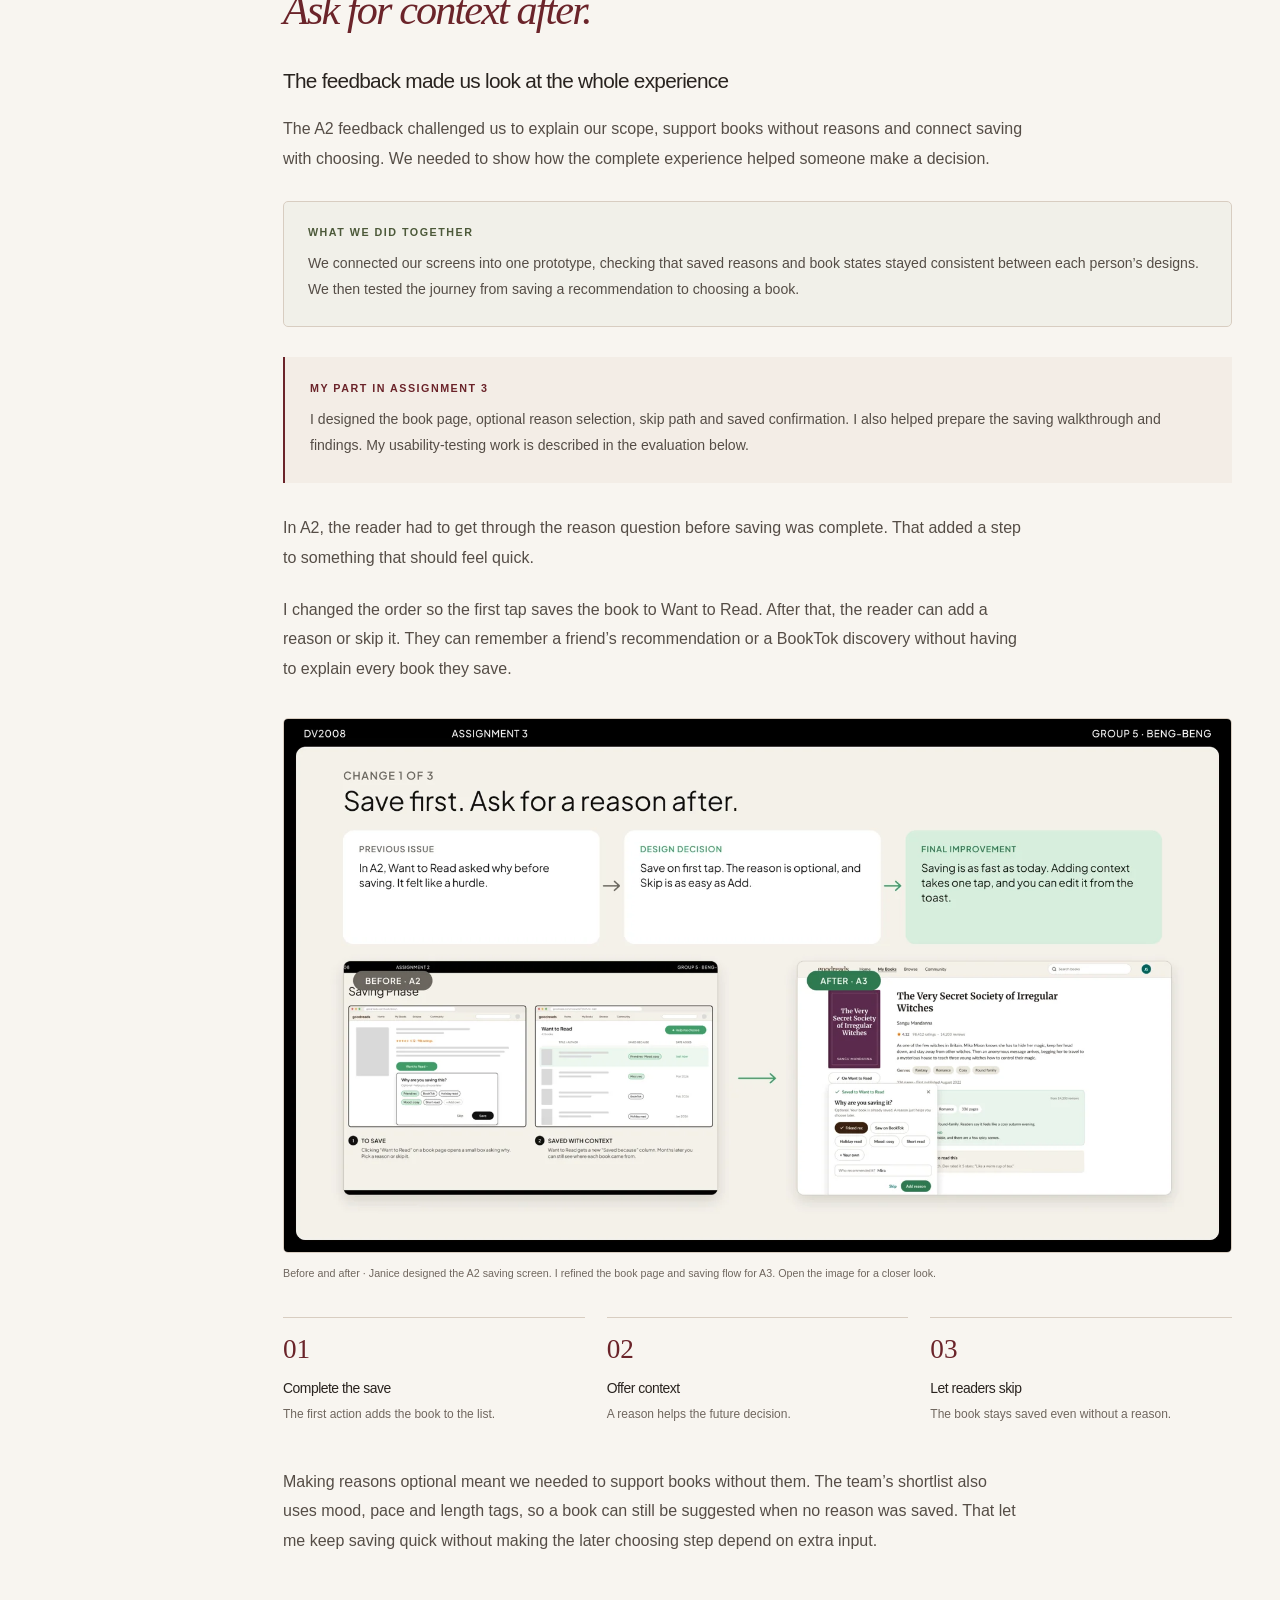
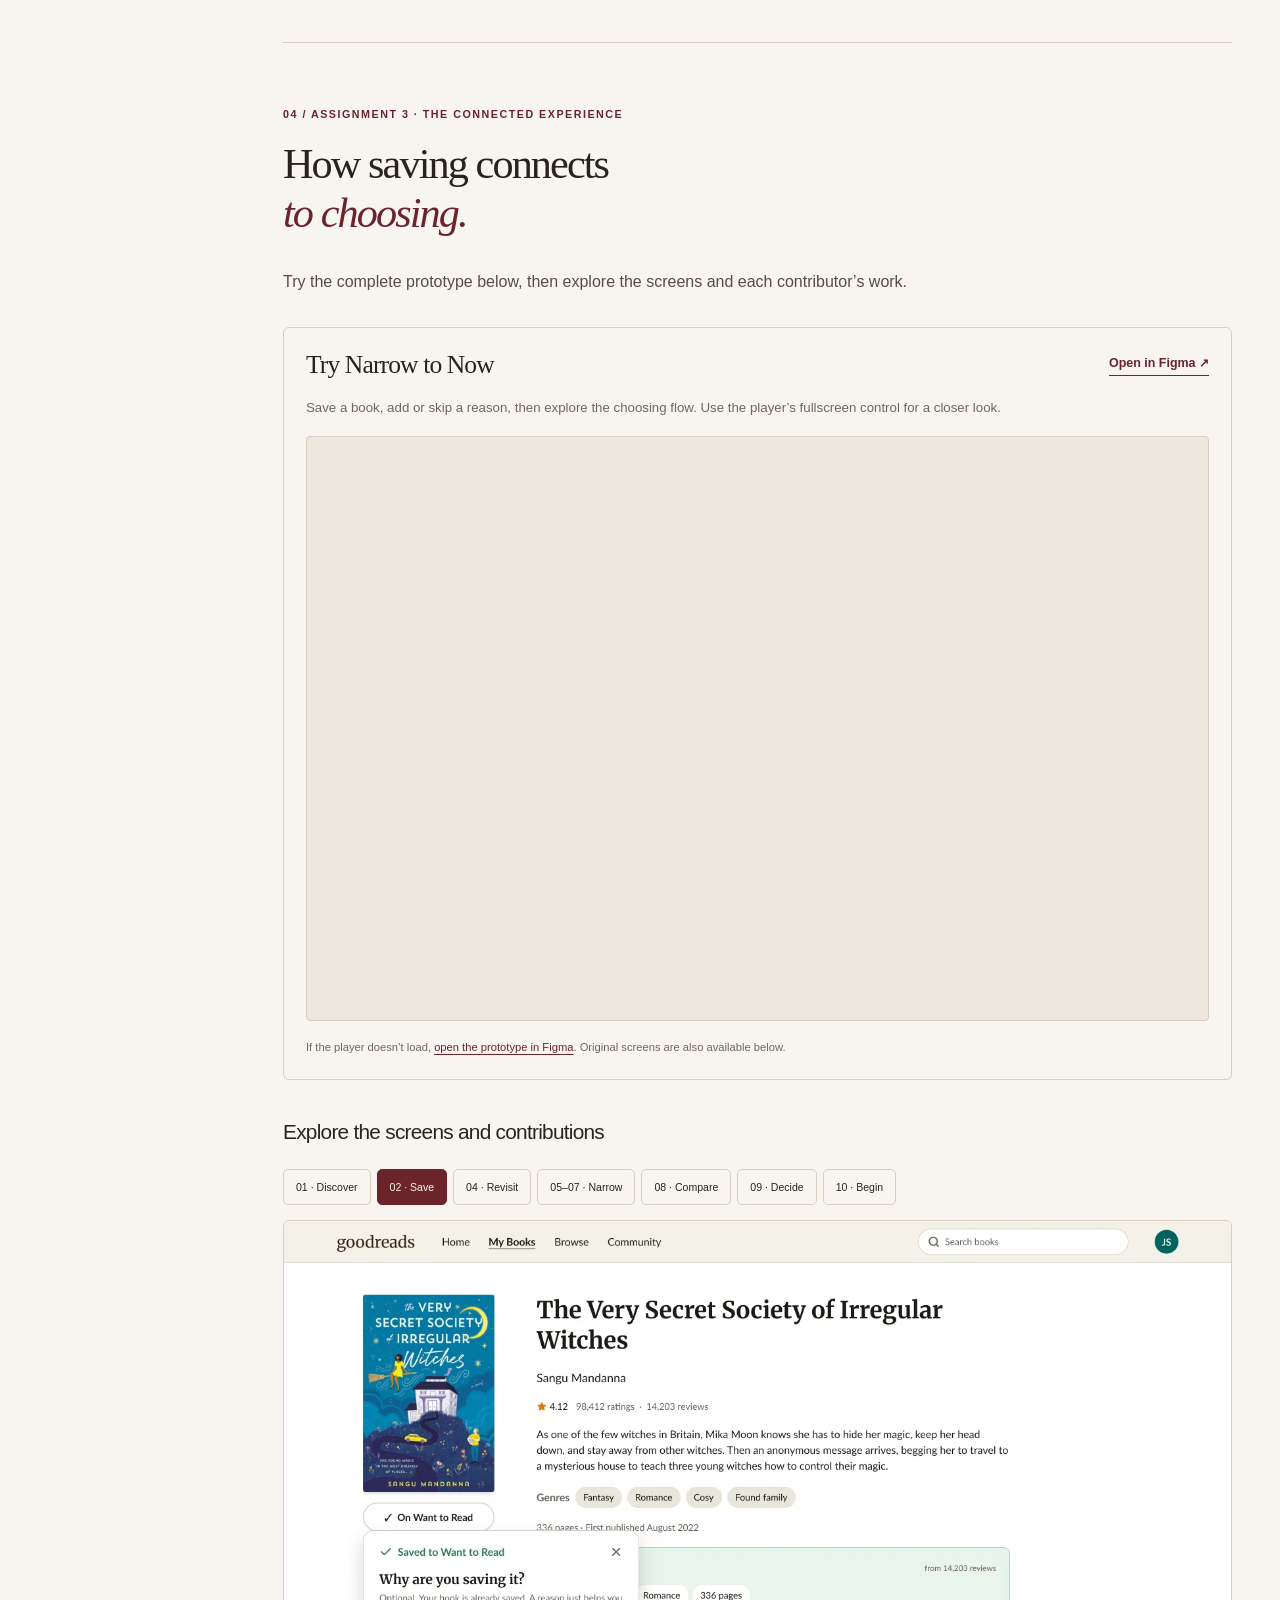
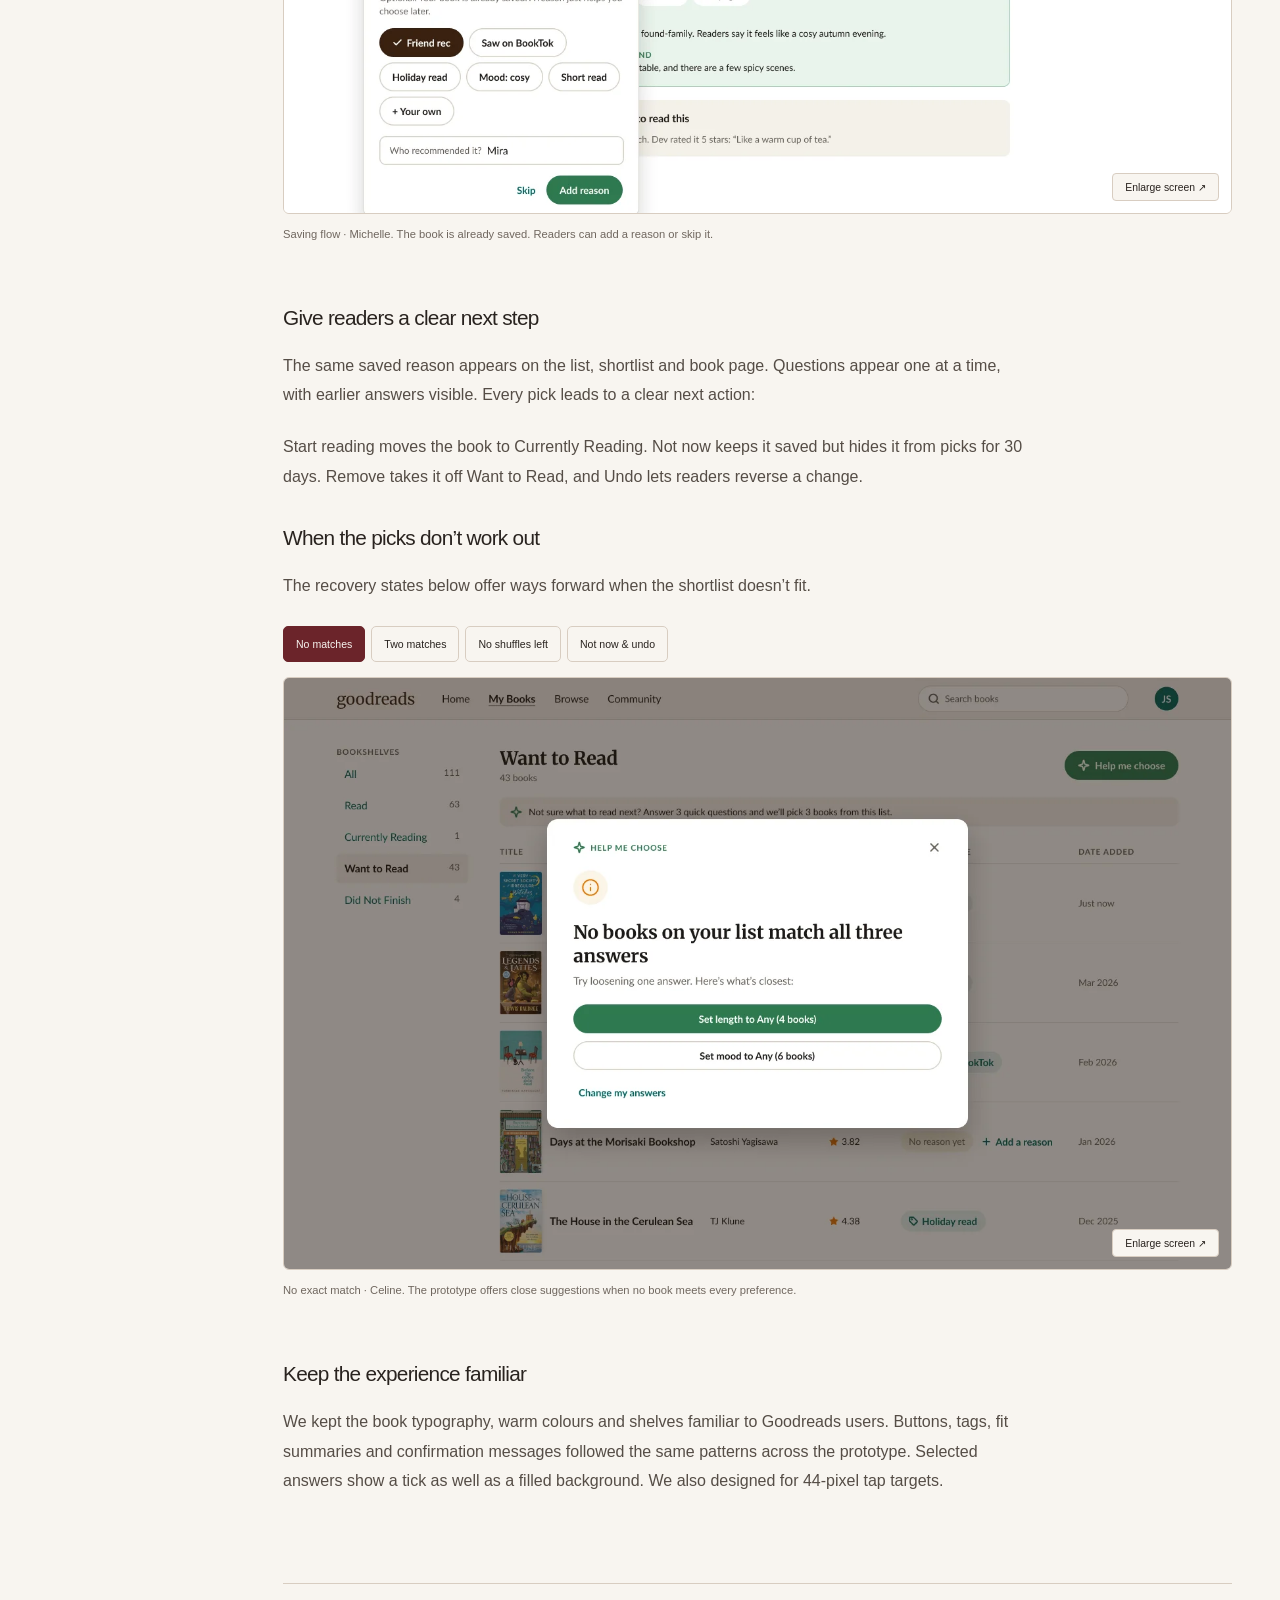
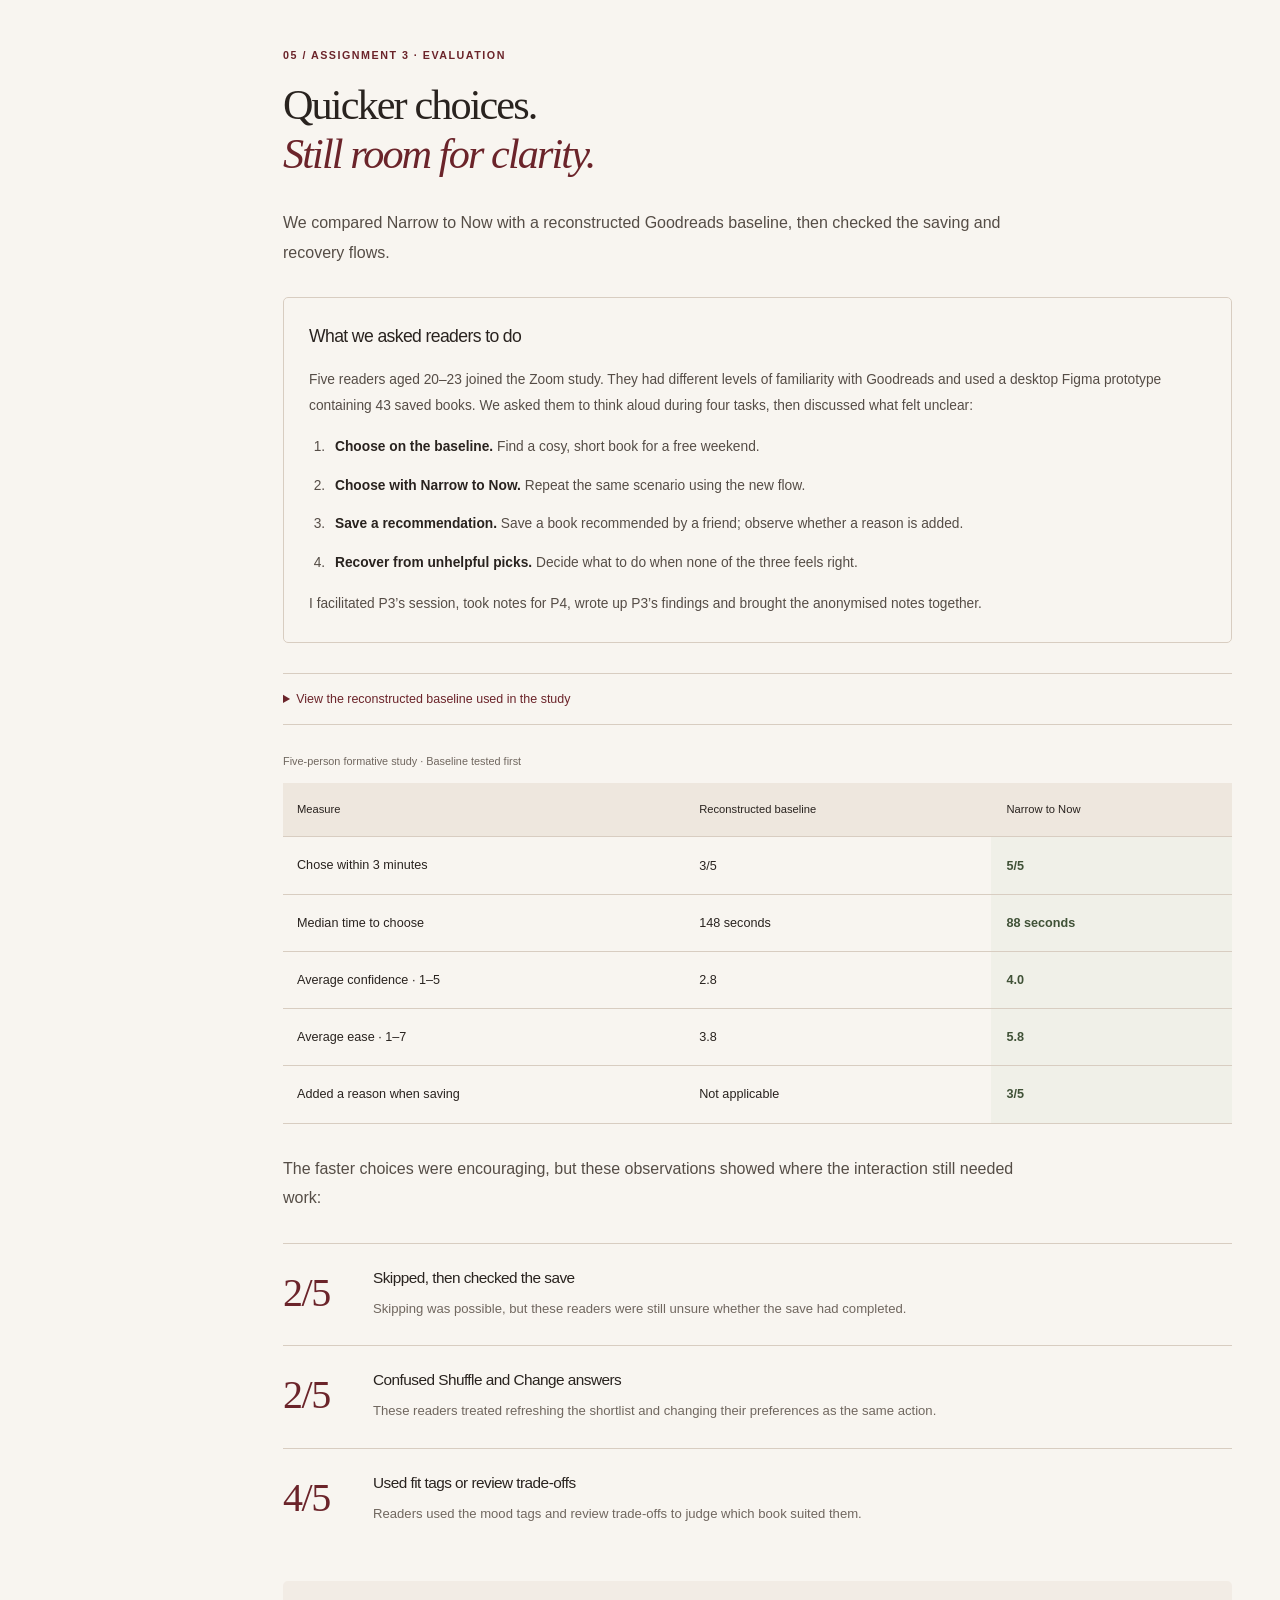
<file: work/narrow-to-now/index.html>
<!DOCTYPE html><html lang="en"><head><meta charSet="utf-8"/><meta name="viewport" content="width=device-width, initial-scale=1"/><link rel="preload" href="/images/narrow-to-now/05_Your_3_picks.webp" as="image" fetchPriority="high"/><link rel="preload" as="image" href="/images/pixel-cursor.png"/><link rel="preload" href="/images/michelle-logo.png" as="image"/><link rel="preload" as="image" href="/images/narrow-to-now/a2-sketch-g-smarter-search.webp"/><link rel="preload" as="image" href="/images/narrow-to-now/a2-sketch-h-taste-test.webp"/><link rel="preload" as="image" href="/images/narrow-to-now/a2-sketch-i-loved-this.webp"/><link rel="preload" as="image" href="/images/narrow-to-now/a2-idea-sketch-board.webp"/><link rel="preload" as="image" href="/images/narrow-to-now/02_Saved_add_optional_reason.webp"/><link rel="preload" as="image" href="/images/narrow-to-now/E1_No_match.webp"/><link rel="stylesheet" href="/_next/static/chunks/0hi3.uoginh1s.css" data-precedence="next"/><link rel="preload" as="script" fetchPriority="low" href="/_next/static/chunks/0ht900cau6_ur.js"/><script src="/_next/static/chunks/0t2z5hkh7v~~b.js" async=""></script><script src="/_next/static/chunks/07lhk_q6pmm3r.js" async=""></script><script src="/_next/static/chunks/turbopack-0cek.dh0dqtgy.js" async=""></script><script src="/_next/static/chunks/0-5t_xzi.nd~g.js" async=""></script><script src="/_next/static/chunks/0dbhjjzl8qfwv.js" async=""></script><script src="/_next/static/chunks/0ano59kjsa~_..js" async=""></script><title>Narrow to Now · Michelle Widjaja</title><meta name="description" content="Helping readers choose from books they already saved. Michelle’s research, concept evaluation and saving-flow design for a Goodreads feature concept."/><link rel="shortcut icon" href="/favicon.png"/><link rel="icon" href="/favicon.png"/><link rel="apple-touch-icon" href="/favicon.png"/><script src="/_next/static/chunks/03~yq9q893hmn.js" noModule=""></script></head><body id="top"><div hidden=""><!--$--><!--/$--></div><a class="skip-link" href="#main-content">Skip to content</a><canvas class="flow-atmosphere" aria-hidden="true"></canvas><div class="experience-controls" aria-label="Display preferences"><button type="button" aria-pressed="false">Ⅱ<!-- --> <span>Pause motion</span></button><button class="cursor-toggle" type="button" aria-pressed="true"><img src="/images/pixel-cursor.png" width="17" height="21" alt=""/><span>Avatar cursor on</span></button></div><a class="back-top" href="#top" aria-label="Back to top">↑</a><div id="main-content"><main class="product-case"><header class="site-header"><a class="brand" href="/" aria-label="Michelle Widjaja, home"><img src="/images/michelle-logo.png" alt="Michelle Widjaja" width="353" height="180"/></a><nav aria-label="Case study navigation"><a href="/#work">← All work</a><a class="nav-resume" href="#prototype">Try the prototype ↓</a></nav></header><section class="product-hero shell"><p class="eyebrow">Interface design / DV2008, NTU / 2026</p><h1>Plenty of books saved.<br/><em>Still unsure what to read.</em></h1><div class="product-hero-bottom"><div><p class="project-name">Narrow to Now</p><p>Our four-person team designed a Goodreads feature concept for readers who had books saved but still struggled to pick one. Narrow to Now lets readers add an optional saved reason, then uses mood, time and length to offer three books from their list with information to help compare them.</p><a class="text-link" href="#problem">Explore the story ↓</a></div><a class="case-result" href="#evaluation"><strong>148s <span>→</span> 88s</strong><span>Median time to choose<br/>Five participants · same task on both versions</span></a></div><figure class="case-hero-art"><div class="browser-frame"><div class="browser-bar"><i></i><i></i><i></i><span>Narrow to Now / Final team prototype</span></div><img src="/images/narrow-to-now/05_Your_3_picks.webp" alt="Final desktop prototype showing three saved books with fit tags, saved reasons and review trade-offs" width="1440" height="960" fetchPriority="high"/></div><figcaption>A3 shortlist screen · Recommendation cards and results by Celine. My work connects the research on trusted opinions with the saved-reason list and saving flow.</figcaption></figure><dl class="project-snapshot"><div><dt>My role</dt><dd>Interface design contributor<br/>Research, interface design &amp; testing</dd></div><div><dt>Team</dt><dd>Michelle, Celine, Janice &amp; Michael<br/>Group 5 · Beng-Beng</dd></div><div><dt>Deliverable</dt><dd>High-fidelity desktop prototype<br/>Academic feature concept</dd></div><div><dt>Evaluation</dt><dd>Five readers<br/>Formative usability study</dd></div></dl></section><section class="project-evolution shell" aria-label="How the project evolved"><p class="eyebrow">My work and our team effort</p><h2 class="contributions-heading">How we worked together, and where I contributed</h2><div class="evolution-stages"><a href="#problem"><span>A1 / Understand</span><h2>Where does the decision break down?</h2><p>Understand how readers find, save and choose books.</p><p class="stage-contribution"><b>My part:</b> Research planning, recruitment, interviews and the finding about trusted opinions.</p><strong>Read about Assignment 1 ↘</strong></a><a href="#decisions"><span>A2 / Explore</span><h2>Which idea answers that problem?</h2><p>Compare ideas and choose a direction to prototype.</p><p class="stage-contribution"><b>My part:</b> Concepts G, H and I, concept testing and the saved-reason list.</p><strong>Read about Assignment 2 ↘</strong></a><a href="#contribution"><span>A3 / Refine</span><h2>Can the whole experience work?</h2><p>Connect the screens and evaluate the complete experience.</p><p class="stage-contribution"><b>My part:</b> Book-page and saving-flow refinement, usability testing and findings.</p><strong>Read about Assignment 3 ↘</strong></a></div></section><div class="case-layout shell"><aside class="contents-rail"><p class="eyebrow">In this story</p><nav aria-label="On this page"><a href="#problem">01 / A1 · Research</a><a href="#decisions">02 / A2 · Concepts</a><a href="#contribution">03 / A3 · Saving flow</a><a href="#connected">04 / A3 · Final experience</a><a href="#prototype">↳ Try the prototype</a><a href="#evaluation">05 / A3 · Evaluation</a><a href="#reflection">06 / Looking back</a></nav></aside><article class="case-article"><section id="problem" class="article-section"><p class="eyebrow">01 / Assignment 1 · Finding the right problem</p><h2>The list kept growing.<br/><em>The decision stayed difficult.</em></h2><div class="decision-note"><span>The problem we chose to solve</span><p class="problem-statement">Readers had plenty of books saved, but still struggled to choose one. Their lists kept the titles without helping them remember why a book mattered or whether it suited what they wanted to read now.</p></div><p>P3 and P5 described this difficulty in our interviews. Their experience helped us see that keeping a recommendation and making a reading decision were separate needs.</p><blockquote>“Goodreads became like a storage place instead of helping me choose.”<cite>P3 · Research interview</cite></blockquote><p>We focused on the moment a reader returned to their saved books. They needed to remember what had interested them, narrow the options to their current mood and available time, and decide which opinions to trust.</p><h3 class="article-subtitle">How we arrived at that problem</h3><p>We hadn’t started with a saved-list feature in mind. We began by looking at how Goodreads supported discovery, evaluation and tracking, then followed readers’ experiences to understand where they needed help.</p><h3 class="article-subtitle">The Goodreads baseline</h3><p>The original My Books page brings titles, authors, ratings and shelves into one table. In this view, the reader can see what is on their list, but still has to work out which book suits what they want to read now.</p><figure class="wide-evidence"><a href="/images/narrow-to-now/goodreads-original-baseline.webp" target="_blank" rel="noreferrer" aria-label="Open the original Goodreads baseline image at full size"><img src="/images/narrow-to-now/goodreads-original-baseline.webp" alt="Original Goodreads My Books page with bookshelves and a table of book covers, titles, authors and ratings" width="1221" height="937" loading="lazy"/></a><figcaption>The original Goodreads My Books page, before our redesign. Open the image for a closer look.</figcaption></figure><h3 class="article-subtitle">The survey changed the question</h3><p>We looked through Goodreads’ search, recommendations, book pages and shelves. We also compared it with StoryGraph, Fable and Hardcover to see how other platforms approached the same tasks. This helped us prepare our research questions, but we still needed to hear from readers themselves.</p><p>The 41 survey responses changed how we approached the project. Many respondents found books outside Goodreads. So we stepped back and asked a broader question: how do people find something they want to read, and when does Goodreads become part of that decision?</p><figure class="research-chart"><figcaption>Discovery often began elsewhere <span>Respondents / 41</span></figcaption><div class="chart-item"><div><span>Friends &amp; family</span><strong>28<!-- -->/41</strong></div><div class="chart-track"><span style="width:68.29268292682927%"></span></div></div><div class="chart-item"><div><span>TikTok / Instagram</span><strong>28<!-- -->/41</strong></div><div class="chart-track"><span style="width:68.29268292682927%"></span></div></div><div class="chart-item"><div><span>Goodreads</span><strong>6<!-- -->/41</strong></div><div class="chart-track"><span style="width:14.634146341463413%"></span></div></div><p>Survey of 41 readers · Participants could select more than one source.</p></figure><h3 class="article-subtitle">Why we listened, then watched</h3><p>The survey showed where readers found books. Six interviews helped explain how they judged them, and observing Goodreads use let us compare those habits with what happened on screen. Bringing these together helped us distinguish difficulties with finding a title from difficulties with choosing one.</p><details class="baseline-evidence"><summary>Who we spoke to and how we approached the sessions</summary><div class="supporting-copy"><p>Participants read roughly two to 35 books a year: two had never used Goodreads, two had stopped using it, one used it rarely and one used it frequently. We recruited through people we could reach, so the findings describe this sample rather than all readers.</p><p>We asked, “Tell me about the last time you were looking for something to read.” Starting outside Goodreads let readers describe their own process before we introduced the platform.</p><p>We then watched them find a book on Goodreads, noting searches, pauses and moments of leaving the site. Asking what they were thinking, without suggesting actions, helped us compare their usual habits with what happened on screen.</p></div></details><div class="team-effort"><p class="eyebrow">What we did together</p><p>We compared notes across the survey, interviews and observations, looking for recurring patterns and differences. Bringing these perspectives together helped us agree on the problem to explore.</p></div><div class="personal-contribution"><p class="eyebrow">My part in Assignment 1</p><p>I helped plan the research, define who we wanted to speak to, prepare recruitment and screening materials, conduct interviews and write up findings. I also shared the survey and worked on Finding 2, about how readers use opinions they trust to judge books.</p></div><h3 class="article-subtitle">Readers moved between apps and websites</h3><p>Readers moved between recommendations, reminders and reviews. Goodreads played a different role depending on where each person started.</p><figure class="journey-evidence"><figcaption>How a recommendation could become a reading choice</figcaption><ol><li><span>01 / Encounter</span><strong>A title catches attention</strong><p>Friends, TikTok, Instagram or Reddit</p></li><li><span>02 / Remember</span><strong>Keep it for later</strong><p>Screenshots, Notes, messages or Want to Read</p></li><li><span>03 / Investigate</span><strong>Find out what it is</strong><p>Google or a Goodreads book page</p></li><li><span>04 / Evaluate</span><strong>Decide whether it fits</strong><p>Synopsis, reviews, ratings and trusted opinions</p></li><li><span>05 / Decide</span><strong>Read, save or pass</strong><p>A saved title can return to this decision later</p></li></ol><p>These steps bring together the paths we observed. Each participant’s process was a little different.</p></figure><details class="baseline-evidence"><summary>Take a closer look at the reading journey</summary><figure class="wide-evidence"><a href="/images/narrow-to-now/a1-reading-journey.webp" target="_blank" rel="noreferrer"><img src="/images/narrow-to-now/a1-reading-journey.webp" width="1600" height="900" loading="lazy" alt="Research diagram showing how readers find, save, investigate, evaluate and choose books"/></a><figcaption>How readers moved between recommendations, saved books and a reading decision. Open the diagram for a closer look.</figcaption></figure></details><h3 class="article-subtitle">Three findings became three design needs</h3><div class="research-findings"><article><p class="eyebrow">Finding 1 / Discovery happens elsewhere</p><h4>Help readers after they find a recommendation.</h4><blockquote>“I still check Goodreads, I just don’t start there.”<cite>P5 · Research interview</cite></blockquote><p>Readers were already finding recommendations. We saw an opportunity to help after those recommendations reached a reading list.</p></article><article><p class="eyebrow">Finding 2 / Evaluation depends on the source</p><h4>Remember who recommended the book and why.</h4><blockquote>“If my friend says it’s good, that’s probably more convincing than a random rating.”<cite>P2 · Research interview</cite></blockquote><p>One participant checked Goodreads for the general response, then visited Reddit for another perspective. Readers weighed opinions differently depending on who shared them. This suggested that a friend’s recommendation was useful context to preserve alongside ratings and reviews.</p></article><article><p class="eyebrow">Finding 3 / Saving a book doesn’t make choosing easier</p><h4>More saved books can mean more indecision.</h4><p>Keeping a recommendation and making a reading decision are different jobs. This finding shifted our focus towards helping readers narrow the books they already had, rather than adding more to the list.</p></article></div><div class="decision-note"><span>From research to a design challenge</span><h3>How might we help readers choose one book from their saved list when they want to read, without making saving harder?</h3></div><p>This gave us three connected needs to design for: remember why a book mattered, narrow the saved options and judge the remaining choices. Those needs became the basis for comparing our ideas.</p></section><section id="decisions" class="article-section"><p class="eyebrow">02 / Assignment 2 · Choosing a direction</p><h2>Letting go of a good idea<br/><em>for a more useful one.</em></h2><p>With the problem defined, we explored twelve ways to help readers move from a saved recommendation to a reading decision.</p><div class="team-effort"><p class="eyebrow">What we did together</p><p>After the first round of ideas, we asked how readers would judge the picks and what someone with an empty list could do. A second round explored those gaps. We brought the sketches together before scoring them and testing two approaches with readers.</p></div><div class="personal-contribution"><p class="eyebrow">My part in Assignment 2</p><p>I sketched ideas G, H and I, helped test and score concepts, compared impact and effort, and designed the A2 Want to Read list with saved reasons.</p></div><p>In the A2 Want to Read list, I kept the saved reason beside each book. Labels such as “Mira’s rec” or “BookTok” carried the recommendation’s context into the later decision. This was how I brought my research finding about trusted opinions into the interface.</p><p>Smarter Search was easy to picture as a finished feature. But all six participants had found a known title without trouble in A1. That helped me set the idea aside and focus on choosing between saved books.</p><section class="sketch-section" aria-labelledby="sketch-heading"><h3 class="article-subtitle" id="sketch-heading">Putting our ideas on paper</h3><h4 class="my-sketches-heading">The three concepts I explored</h4><div class="my-sketches"><figure><button class="screenshot-button sketch-image" type="button" aria-label="Enlarge Smarter Search sketch with suggestions, typo correction and filters"><img src="/images/narrow-to-now/a2-sketch-g-smarter-search.webp" alt="Smarter Search sketch with suggestions, typo correction and filters" width="1051" height="1168" loading="lazy"/><span>Enlarge sketch ↗</span></button><dialog class="image-dialog"><div class="dialog-toolbar"><p>Smarter Search sketch with suggestions, typo correction and filters</p><button type="button" autofocus="">Close ×</button></div><div class="zoom-scroll"><img src="/images/narrow-to-now/a2-sketch-g-smarter-search.webp" alt="Smarter Search sketch with suggestions, typo correction and filters"/></div><p class="zoom-caption">Original sketch from our Assignment 2 idea board.</p></dialog><figcaption><h5>G / Smarter Search</h5><p>Suggestions, typo correction and filters for finding a known title.</p></figcaption></figure><figure><button class="screenshot-button sketch-image" type="button" aria-label="Enlarge Taste Test sketch showing a five-minute book sample before saving"><img src="/images/narrow-to-now/a2-sketch-h-taste-test.webp" alt="Taste Test sketch showing a five-minute book sample before saving" width="1100" height="1092" loading="lazy"/><span>Enlarge sketch ↗</span></button><dialog class="image-dialog"><div class="dialog-toolbar"><p>Taste Test sketch showing a five-minute book sample before saving</p><button type="button" autofocus="">Close ×</button></div><div class="zoom-scroll"><img src="/images/narrow-to-now/a2-sketch-h-taste-test.webp" alt="Taste Test sketch showing a five-minute book sample before saving"/></div><p class="zoom-caption">Original sketch from our Assignment 2 idea board.</p></dialog><figcaption><h5>H / Taste Test</h5><p>A short preview could help readers judge a book. We left it out because it needed publisher content and had less support in our research.</p></figcaption></figure><figure><button class="screenshot-button sketch-image" type="button" aria-label="Enlarge Loved This sketch showing similar books based on a previously enjoyed title"><img src="/images/narrow-to-now/a2-sketch-i-loved-this.webp" alt="Loved This sketch showing similar books based on a previously enjoyed title" width="1055" height="1127" loading="lazy"/><span>Enlarge sketch ↗</span></button><dialog class="image-dialog"><div class="dialog-toolbar"><p>Loved This sketch showing similar books based on a previously enjoyed title</p><button type="button" autofocus="">Close ×</button></div><div class="zoom-scroll"><img src="/images/narrow-to-now/a2-sketch-i-loved-this.webp" alt="Loved This sketch showing similar books based on a previously enjoyed title"/></div><p class="zoom-caption">Original sketch from our Assignment 2 idea board.</p></dialog><figcaption><h5>I / Loved This, What’s Next?</h5><p>This offered a starting point for readers with an empty list. We kept it for later so we could focus on choosing from books already saved.</p></figcaption></figure></div><details class="baseline-evidence"><summary>See how my sketches fit into the team’s twelve ideas</summary><p>The handwritten notes capture our questions about usefulness, effort and how the ideas could work together.</p><figure class="sketch-board-figure"><button class="screenshot-button sketch-image sketch-board" type="button" aria-label="Enlarge Team idea board with all twelve hand-drawn concepts and discussion notes"><img src="/images/narrow-to-now/a2-idea-sketch-board.webp" alt="Team idea board with all twelve hand-drawn concepts and discussion notes" width="3600" height="3404" loading="lazy"/><span>Explore all twelve sketches ↗</span></button><dialog class="image-dialog sketch-board-dialog"><div class="dialog-toolbar"><p>Our team’s idea sketches</p><button type="button" autofocus="">Close ×</button></div><div class="zoom-scroll"><img src="/images/narrow-to-now/a2-idea-sketch-board.webp" alt="Team idea board with all twelve hand-drawn concepts and discussion notes"/></div><p class="zoom-caption">Scroll across and down to explore the original board and handwritten notes.</p></dialog><figcaption>Our shared board of twelve concepts. Open it to explore the sketches and notes.</figcaption></figure></details></section><h3 class="article-subtitle">Three ideas became one reading decision</h3><p>We scored each idea from one to three against four questions: does it help people pick from a long list, did we see the need in A1, would light readers use it, and could we build it for A3? We also compared the likely impact and effort to decide what we could reasonably take forward.</p><div class="concept-combination"><div><span>C / Remember</span><h3>Save the reason</h3><p>9/12 · Remember why the book caught your attention.</p></div><div><span>A / Narrow</span><h3>Get three picks</h3><p>11/12 · Find books that suit what you want to read now.</p></div><div><span>K / Judge</span><h3>Is it for me?</h3><p>12/12 · See what might appeal to you in each book.</p></div></div><p>C scored below A, but it preserved why a book was on the list. A helped reduce the options; K helped readers judge the shortlist. Combining them answered different parts of the same decision. The scores were our team’s assessment, so we also needed to hear how readers experienced the ideas.</p><details class="baseline-evidence"><summary>Explore all twelve concepts and the original decision matrix</summary><div class="concept-index"><div><strong>A</strong><div><h4>What should I read now?</h4><p>Three picks from mood, time and length</p></div></div><div><strong>B</strong><div><h4>Save from Anywhere</h4><p>Capture a book from a link or screenshot</p></div></div><div><strong>C</strong><div><h4>Why I saved this</h4><p>Keep context with the saved book</p></div></div><div><strong>D</strong><div><h4>Trusted Voices First</h4><p>Prioritise friends and similar readers</p></div></div><div><strong>E</strong><div><h4>This or That</h4><p>Choose repeatedly between two saved books</p></div></div><div><strong>F</strong><div><h4>Shelf Check-ins</h4><p>Revisit older saves</p></div></div><div><strong>G</strong><div><h4>Smarter Search<span> · My concept</span></h4><p>Suggestions, typo correction and filters</p></div></div><div><strong>H</strong><div><h4>Taste Test<span> · My concept</span></h4><p>A five-minute reading preview</p></div></div><div><strong>I</strong><div><h4>Loved This, What’s Next?<span> · My concept</span></h4><p>Start from a previously enjoyed book</p></div></div><div><strong>J</strong><div><h4>Ask My Friends</h4><p>Poll friends to break a tie</p></div></div><div><strong>K</strong><div><h4>Is it for me?</h4><p>Fit tags and review trade-offs</p></div></div><div><strong>L</strong><div><h4>Up Next</h4><p>A separate three-book queue</p></div></div></div><figure class="wide-evidence"><a href="/images/narrow-to-now/a2-decision-matrix.webp" target="_blank" rel="noreferrer"><img src="/images/narrow-to-now/a2-decision-matrix.webp" width="1600" height="900" loading="lazy" alt="Original team impact and effort matrix positioning all twelve concepts"/></a><figcaption>Our team’s comparison of the twelve ideas. Open the matrix for a closer look.</figcaption></figure></details><h3 class="article-subtitle">What we chose not to build</h3><p>Recognising links and screenshots for Save from Anywhere was too much to build well within A3, and it wouldn’t resolve choosing from an existing list. Up Next overlapped with the shortlist. We also kept Ask My Friends for later to avoid expanding the core flow.</p><details class="baseline-evidence"><summary>What we took from StoryGraph and TikTok</summary><div class="supporting-copy"><p>StoryGraph used mood, pace and length to filter books, while TikTok made saving quick. We wanted to keep that ease while helping readers remember why a book was on their list. None of our six interview participants mentioned using StoryGraph, so this comparison helped us explore possibilities rather than explain their habits.</p></div></details><h3 class="article-subtitle">Testing two ways to reduce a list</h3><p>Five readers from our earlier interviews tried two ideas. First they answered questions to get three picks with A. Then they chose between pairs of books with E. Three preferred A, one preferred E and one saw value in both. A worked well when someone knew what mood they wanted. E helped when they found that harder to describe. Everyone tried A first, so the order may have affected their preference.</p><div class="decision-note"><span>Feedback that changed the prototype</span><h3>Readers should be able to skip a preference they don’t have.</h3></div><p>We added “Any” to every question and a Change answers link on the picks page. Someone could ask for a short book without having to choose a mood. We kept pairwise comparison as a possible idea for browsing later, while focusing this version on three questions and three picks.</p><p>We took these decisions into A3, where the next question was whether the connected experience would work in use.</p></section><section id="contribution" class="article-section"><p class="eyebrow">03 / Assignment 3 · Saving and refinement</p><h2>Save first.<br/><em>Ask for context after.</em></h2><h3 class="article-subtitle">The feedback made us look at the whole experience</h3><p>The A2 feedback challenged us to explain our scope, support books without reasons and connect saving with choosing. We needed to show how the complete experience helped someone make a decision.</p><div class="team-effort"><p class="eyebrow">What we did together</p><p>We connected our screens into one prototype, checking that saved reasons and book states stayed consistent between each person’s designs. We then tested the journey from saving a recommendation to choosing a book.</p></div><div class="personal-contribution"><p class="eyebrow">My part in Assignment 3</p><p>I designed the book page, optional reason selection, skip path and saved confirmation. I also helped prepare the saving walkthrough and findings. My usability-testing work is described in the evaluation below.</p></div><p>In A2, the reader had to get through the reason question before saving was complete. That added a step to something that should feel quick.</p><p>I changed the order so the first tap saves the book to Want to Read. After that, the reader can add a reason or skip it. They can remember a friend’s recommendation or a BookTok discovery without having to explain every book they save.</p><figure class="wide-evidence"><a href="/images/narrow-to-now/11_Change1_save_first_before_after.webp" target="_blank" rel="noreferrer"><img src="/images/narrow-to-now/11_Change1_save_first_before_after.webp" width="1600" height="900" loading="lazy" alt="Original A2 to A3 comparison showing the change from reason-first saving to immediate saving with an optional reason"/></a><figcaption>Before and after · Janice designed the A2 saving screen. I refined the book page and saving flow for A3. Open the image for a closer look.</figcaption></figure><div class="saving-principles"><div><span>01</span><h3>Complete the save</h3><p>The first action adds the book to the list.</p></div><div><span>02</span><h3>Offer context</h3><p>A reason helps the future decision.</p></div><div><span>03</span><h3>Let readers skip</h3><p>The book stays saved even without a reason.</p></div></div><p>Making reasons optional meant we needed to support books without them. The team’s shortlist also uses mood, pace and length tags, so a book can still be suggested when no reason was saved. That let me keep saving quick without making the later choosing step depend on extra input.</p></section><section id="connected" class="article-section"><p class="eyebrow">04 / Assignment 3 · The connected experience</p><h2>How saving connects<br/><em>to choosing.</em></h2><p>Try the complete prototype below, then explore the screens and each contributor’s work.</p><section id="prototype" class="embedded-prototype" aria-labelledby="prototype-heading"><div class="prototype-embed-heading"><h3 id="prototype-heading">Try Narrow to Now</h3><a class="text-link" href="https://www.figma.com/proto/zPU9X8697ZM5EA3bj2FdTb?node-id=5-2&amp;starting-point-node-id=5%3A2" target="_blank" rel="noreferrer">Open in Figma ↗</a></div><p>Save a book, add or skip a reason, then explore the choosing flow. Use the player’s fullscreen control for a closer look.</p><iframe src="https://embed.figma.com/proto/zPU9X8697ZM5EA3bj2FdTb?node-id=5-2&amp;starting-point-node-id=5%3A2&amp;embed-host=michelle-widjaja-portfolio&amp;scaling=contain&amp;device-frame=false" title="Narrow to Now · interactive Figma prototype" width="100%" height="640" loading="lazy" allowFullScreen=""></iframe><p class="prototype-embed-note">If the player doesn’t load, <a href="https://www.figma.com/proto/zPU9X8697ZM5EA3bj2FdTb?node-id=5-2&amp;starting-point-node-id=5%3A2" target="_blank" rel="noreferrer">open the prototype in Figma</a>. Original screens are also available below.</p></section><h3 class="article-subtitle">Explore the screens and contributions</h3><div class="prototype-gallery"><div class="gallery-controls" role="group" aria-label="Explore actual prototype screens"><button type="button" aria-pressed="false">01 · Discover</button><button type="button" aria-pressed="true">02 · Save</button><button type="button" aria-pressed="false">04 · Revisit</button><button type="button" aria-pressed="false">05–07 · Narrow</button><button type="button" aria-pressed="false">08 · Compare</button><button type="button" aria-pressed="false">09 · Decide</button><button type="button" aria-pressed="false">10 · Begin</button></div><figure aria-live="polite"><button type="button" class="screenshot-button" aria-label="Enlarge 02 · Save prototype screen"><img src="/images/narrow-to-now/02_Saved_add_optional_reason.webp" alt="Saving flow · Michelle. The book is already saved. Readers can add a reason or skip it." width="1440" height="900" loading="lazy"/><span>Enlarge screen ↗</span></button><figcaption>Saving flow · Michelle. The book is already saved. Readers can add a reason or skip it.</figcaption></figure><dialog class="image-dialog"><div class="dialog-toolbar"><p>02 · Save<!-- --> / Actual A3 prototype</p><button type="button" autofocus="">Close ×</button></div><div class="zoom-scroll"><img src="/images/narrow-to-now/02_Saved_add_optional_reason.webp" alt="Saving flow · Michelle. The book is already saved. Readers can add a reason or skip it."/></div><p class="zoom-caption">Saving flow · Michelle. The book is already saved. Readers can add a reason or skip it.</p></dialog></div><h3 class="article-subtitle">Give readers a clear next step</h3><p>The same saved reason appears on the list, shortlist and book page. Questions appear one at a time, with earlier answers visible. Every pick leads to a clear next action:</p><p>Start reading moves the book to Currently Reading. Not now keeps it saved but hides it from picks for 30 days. Remove takes it off Want to Read, and Undo lets readers reverse a change.</p><h3 class="article-subtitle">When the picks don’t work out</h3><p>The recovery states below offer ways forward when the shortlist doesn’t fit.</p><div class="prototype-gallery"><div class="gallery-controls" role="group" aria-label="Explore recovery states"><button type="button" aria-pressed="true">No matches</button><button type="button" aria-pressed="false">Two matches</button><button type="button" aria-pressed="false">No shuffles left</button><button type="button" aria-pressed="false">Not now &amp; undo</button></div><figure aria-live="polite"><button type="button" class="screenshot-button" aria-label="Enlarge No matches prototype screen"><img src="/images/narrow-to-now/E1_No_match.webp" alt="No exact match · Celine. The prototype offers close suggestions when no book meets every preference." width="1440" height="900" loading="lazy"/><span>Enlarge screen ↗</span></button><figcaption>No exact match · Celine. The prototype offers close suggestions when no book meets every preference.</figcaption></figure><dialog class="image-dialog"><div class="dialog-toolbar"><p>No matches<!-- --> / Actual A3 prototype</p><button type="button" autofocus="">Close ×</button></div><div class="zoom-scroll"><img src="/images/narrow-to-now/E1_No_match.webp" alt="No exact match · Celine. The prototype offers close suggestions when no book meets every preference."/></div><p class="zoom-caption">No exact match · Celine. The prototype offers close suggestions when no book meets every preference.</p></dialog></div><h3 class="article-subtitle">Keep the experience familiar</h3><p>We kept the book typography, warm colours and shelves familiar to Goodreads users. Buttons, tags, fit summaries and confirmation messages followed the same patterns across the prototype. Selected answers show a tick as well as a filled background. We also designed for 44-pixel tap targets.</p></section><section id="evaluation" class="article-section"><p class="eyebrow">05 / Assignment 3 · Evaluation</p><h2>Quicker choices.<br/><em>Still room for clarity.</em></h2><p>We compared Narrow to Now with a reconstructed Goodreads baseline, then checked the saving and recovery flows.</p><div class="study-method"><h3>What we asked readers to do</h3><p>Five readers aged 20–23 joined the Zoom study. They had different levels of familiarity with Goodreads and used a desktop Figma prototype containing 43 saved books. We asked them to think aloud during four tasks, then discussed what felt unclear:</p><ol><li><strong>Choose on the baseline.</strong> Find a cosy, short book for a free weekend.</li><li><strong>Choose with Narrow to Now.</strong> Repeat the same scenario using the new flow.</li><li><strong>Save a recommendation.</strong> Save a book recommended by a friend; observe whether a reason is added.</li><li><strong>Recover from unhelpful picks.</strong> Decide what to do when none of the three feels right.</li></ol><p>I facilitated P3’s session, took notes for P4, wrote up P3’s findings and brought the anonymised notes together.</p></div><details class="baseline-evidence"><summary>View the reconstructed baseline used in the study</summary><figure class="wide-evidence"><a href="/images/narrow-to-now/00_Goodreads_today_Want_to_Read.webp" target="_blank" rel="noreferrer"><img src="/images/narrow-to-now/00_Goodreads_today_Want_to_Read.webp" width="1440" height="900" loading="lazy" alt="Actual reconstructed Goodreads Want to Read baseline used for the first choosing task"/></a><figcaption>Team-created reconstruction used in the study, rather than the production Goodreads website.</figcaption></figure></details><div class="results-scroll" tabindex="0" role="region" aria-label="Study results, scroll horizontally on small screens"><table class="results-table"><caption>Five-person formative study · Baseline tested first</caption><thead><tr><th scope="col">Measure</th><th scope="col">Reconstructed baseline</th><th scope="col">Narrow to Now</th></tr></thead><tbody><tr><th scope="row">Chose within 3 minutes</th><td>3/5</td><td>5/5</td></tr><tr><th scope="row">Median time to choose</th><td>148 seconds</td><td>88 seconds</td></tr><tr><th scope="row">Average confidence · 1–5</th><td>2.8</td><td>4.0</td></tr><tr><th scope="row">Average ease · 1–7</th><td>3.8</td><td>5.8</td></tr><tr><th scope="row">Added a reason when saving</th><td>Not applicable</td><td>3/5</td></tr></tbody></table></div><p>The faster choices were encouraging, but these observations showed where the interaction still needed work:</p><div class="finding-list"><div><strong>2/5</strong><div><h3>Skipped, then checked the save</h3><p>Skipping was possible, but these readers were still unsure whether the save had completed.</p></div></div><div><strong>2/5</strong><div><h3>Confused Shuffle and Change answers</h3><p>These readers treated refreshing the shortlist and changing their preferences as the same action.</p></div></div><div><strong>4/5</strong><div><h3>Used fit tags or review trade-offs</h3><p>Readers used the mood tags and review trade-offs to judge which book suited them.</p></div></div></div><div class="study-limit"><h3>What this study can tell us</h3><p>This five-person study focused on choosing a book in one session. Everyone tried the baseline first and repeated the same scenario, which may have influenced the comparison.</p></div></section><section id="reflection" class="article-section"><p class="eyebrow">06 / Looking back</p><h2>What I learned<br/><em>and would do differently.</em></h2><h3 class="article-subtitle">Letting go of an idea I could already picture</h3><p>Setting aside Smarter Search was a useful lesson for me. I could imagine how the interface would look, but that didn’t make it the right answer to our research. Comparing it with the readers’ actual difficulty helped me choose where to spend my effort. I want to carry that habit into future projects: ask what an idea helps someone do before focusing on how it could look.</p><h3 class="article-subtitle">The trade-off: useful context without extra work</h3><p>For the saving flow, I had to balance two needs. A reason could help someone choose later, but recording it shouldn’t be a condition for saving a book. I made reasons optional, accepting that some books would have no saved context. That meant the team’s shortlist also needed to work from mood, pace and length tags. I learned to think about what an optional step means for the rest of the experience, not just the screen I was designing.</p><h3 class="article-subtitle">A saved book still needs to feel saved</h3><p>The saving task showed me that getting the order of actions right wasn’t enough. I had separated saving from adding a reason, yet some readers were still unsure what skipping would do. The challenge was making the completed action understandable. I learned to pay more attention to confirmation messages and the questions a reader might still have after clicking.</p><h3 class="article-subtitle">What I would improve</h3><p>If I revisited this design, I would make the saved confirmation more noticeable before showing the optional reason question. With the team, I would also revisit the results controls, using “Show 3 more picks” and “Change my preferences” to make the difference between the actions clearer.</p><p>In a similar project, I would consider skipping, having no preference and rejecting every suggestion alongside the main flow from the start. Those situations helped reveal assumptions that were easy to miss when focusing on a smooth path through the screens.</p><div class="team-credit"><h3>The team behind the project</h3><p>I worked on this DV2008 project with Celine Emily Wijaya, Janice Angela Tee and Michael Joseph Candra.</p><p>We made and tested this prototype as a university project. It isn’t affiliated with Goodreads and hasn’t been released as a feature.</p></div><div class="case-end-actions"><a class="primary-button" href="https://www.figma.com/proto/zPU9X8697ZM5EA3bj2FdTb?node-id=5-2&amp;starting-point-node-id=5%3A2" target="_blank" rel="noreferrer">Open Figma prototype ↗</a><a class="text-link" href="/#work">← Back to selected work</a></div></section></article></div><section class="semester-thanks" aria-labelledby="semester-thanks-heading"><div class="shell thanks-content"><header class="thanks-intro"><p class="thanks-eyebrow">One last thing</p><h2 id="semester-thanks-heading">A note of thanks.</h2></header><figure class="thanks-photo"><img src="/images/narrow-to-now/dv2008-group-photo.webp" alt="Our DV2008 group photo" width="1800" height="1350" loading="lazy"/><figcaption>A memory from DV2008 with our team and Prof. Ice Zhao Bing.</figcaption></figure><div class="thanks-letter"><p><strong>Prof. Ice Zhao Bing,</strong> thank you for teaching us how to approach problems through design thinking. Your guidance and feedback throughout DV2008 helped us understand users, explore ideas and make thoughtful design decisions.</p><p><strong>Celine, Janice and Michael (Beng-beng),</strong> thank you for the time, ideas and effort you brought to this project. I enjoyed working through the challenges with you and learning from each other as we built Narrow to Now.</p><p class="thanks-signoff">With thanks,<span>Michelle</span></p></div></div></section><footer><div class="shell footer-inner"><div><p class="eyebrow">Thanks for reading</p><h2>Good work starts<br/>with a conversation.</h2></div><div class="footer-links"><a href="mailto:laumichellewidjaja@gmail.com">Say hello ↗</a><a href="/">Explore my portfolio ↗</a></div></div><div class="footer-bottom shell"><span>Michelle Widjaja</span><span>Singapore · 2026</span></div></footer></main><!--$--><!--/$--></div><script src="/_next/static/chunks/0ht900cau6_ur.js" id="_R_" async=""></script><script>(self.__next_f=self.__next_f||[]).push([0])</script><script>self.__next_f.push([1,"1:\"$Sreact.fragment\"\n2:I[77256,[\"/_next/static/chunks/0-5t_xzi.nd~g.js\",\"/_next/static/chunks/0dbhjjzl8qfwv.js\"],\"default\"]\n3:I[39756,[\"/_next/static/chunks/0-5t_xzi.nd~g.js\",\"/_next/static/chunks/0dbhjjzl8qfwv.js\"],\"default\"]\n4:I[37457,[\"/_next/static/chunks/0-5t_xzi.nd~g.js\",\"/_next/static/chunks/0dbhjjzl8qfwv.js\"],\"default\"]\nf:I[68027,[\"/_next/static/chunks/0-5t_xzi.nd~g.js\",\"/_next/static/chunks/0dbhjjzl8qfwv.js\"],\"default\",1]\n:HL[\"/_next/static/chunks/0hi3.uoginh1s.css\",\"style\"]\n:HL[\"/images/michelle-logo.png\",\"image\"]\n:HL[\"/images/narrow-to-now/05_Your_3_picks.webp\",\"image\",{\"fetchPriority\":\"high\"}]\n"])</script><script>self.__next_f.push([1,"0:{\"P\":null,\"c\":[\"\",\"work\",\"narrow-to-now\",\"\"],\"q\":\"\",\"i\":false,\"f\":[[[\"\",{\"children\":[\"work\",{\"children\":[\"narrow-to-now\",{\"children\":[\"__PAGE__\",{}]}]}]},\"$undefined\",\"$undefined\",16],[[\"$\",\"$1\",\"c\",{\"children\":[[[\"$\",\"link\",\"0\",{\"rel\":\"stylesheet\",\"href\":\"/_next/static/chunks/0hi3.uoginh1s.css\",\"precedence\":\"next\",\"crossOrigin\":\"$undefined\",\"nonce\":\"$undefined\"}],[\"$\",\"script\",\"script-0\",{\"src\":\"/_next/static/chunks/0-5t_xzi.nd~g.js\",\"async\":true,\"nonce\":\"$undefined\"}],[\"$\",\"script\",\"script-1\",{\"src\":\"/_next/static/chunks/0dbhjjzl8qfwv.js\",\"async\":true,\"nonce\":\"$undefined\"}]],[\"$\",\"html\",null,{\"lang\":\"en\",\"children\":[\"$\",\"body\",null,{\"id\":\"top\",\"children\":[[\"$\",\"a\",null,{\"className\":\"skip-link\",\"href\":\"#main-content\",\"children\":\"Skip to content\"}],[\"$\",\"$L2\",null,{}],[\"$\",\"div\",null,{\"id\":\"main-content\",\"children\":[\"$\",\"$L3\",null,{\"parallelRouterKey\":\"children\",\"error\":\"$undefined\",\"errorStyles\":\"$undefined\",\"errorScripts\":\"$undefined\",\"template\":[\"$\",\"$L4\",null,{}],\"templateStyles\":\"$undefined\",\"templateScripts\":\"$undefined\",\"notFound\":[[[\"$\",\"title\",null,{\"children\":\"404: This page could not be found.\"}],[\"$\",\"div\",null,{\"style\":{\"fontFamily\":\"system-ui,\\\"Segoe UI\\\",Roboto,Helvetica,Arial,sans-serif,\\\"Apple Color Emoji\\\",\\\"Segoe UI Emoji\\\"\",\"height\":\"100vh\",\"textAlign\":\"center\",\"display\":\"flex\",\"flexDirection\":\"column\",\"alignItems\":\"center\",\"justifyContent\":\"center\"},\"children\":[\"$\",\"div\",null,{\"children\":[[\"$\",\"style\",null,{\"dangerouslySetInnerHTML\":{\"__html\":\"body{color:#000;background:#fff;margin:0}.next-error-h1{border-right:1px solid rgba(0,0,0,.3)}@media (prefers-color-scheme:dark){body{color:#fff;background:#000}.next-error-h1{border-right:1px solid rgba(255,255,255,.3)}}\"}}],[\"$\",\"h1\",null,{\"className\":\"next-error-h1\",\"style\":{\"display\":\"inline-block\",\"margin\":\"0 20px 0 0\",\"padding\":\"0 23px 0 0\",\"fontSize\":24,\"fontWeight\":500,\"verticalAlign\":\"top\",\"lineHeight\":\"49px\"},\"children\":404}],[\"$\",\"div\",null,{\"style\":{\"display\":\"inline-block\"},\"children\":[\"$\",\"h2\",null,{\"style\":{\"fontSize\":14,\"fontWeight\":400,\"lineHeight\":\"49px\",\"margin\":0},\"children\":\"This page could not be found.\"}]}]]}]}]],[]],\"forbidden\":\"$undefined\",\"unauthorized\":\"$undefined\"}]}]]}]}]]}],{\"children\":[[\"$\",\"$1\",\"c\",{\"children\":[null,[\"$\",\"$L3\",null,{\"parallelRouterKey\":\"children\",\"error\":\"$undefined\",\"errorStyles\":\"$undefined\",\"errorScripts\":\"$undefined\",\"template\":[\"$\",\"$L4\",null,{}],\"templateStyles\":\"$undefined\",\"templateScripts\":\"$undefined\",\"notFound\":\"$undefined\",\"forbidden\":\"$undefined\",\"unauthorized\":\"$undefined\"}]]}],{\"children\":[[\"$\",\"$1\",\"c\",{\"children\":[null,[\"$\",\"$L3\",null,{\"parallelRouterKey\":\"children\",\"error\":\"$undefined\",\"errorStyles\":\"$undefined\",\"errorScripts\":\"$undefined\",\"template\":[\"$\",\"$L4\",null,{}],\"templateStyles\":\"$undefined\",\"templateScripts\":\"$undefined\",\"notFound\":\"$undefined\",\"forbidden\":\"$undefined\",\"unauthorized\":\"$undefined\"}]]}],{\"children\":[[\"$\",\"$1\",\"c\",{\"children\":[[\"$\",\"main\",null,{\"className\":\"product-case\",\"children\":[[\"$\",\"header\",null,{\"className\":\"site-header\",\"children\":[[\"$\",\"a\",null,{\"className\":\"brand\",\"href\":\"/\",\"aria-label\":\"Michelle Widjaja, home\",\"children\":[\"$\",\"img\",null,{\"src\":\"/images/michelle-logo.png\",\"alt\":\"Michelle Widjaja\",\"width\":\"353\",\"height\":\"180\"}]}],[\"$\",\"nav\",null,{\"aria-label\":\"Case study navigation\",\"children\":[[\"$\",\"a\",null,{\"href\":\"/#work\",\"children\":\"← All work\"}],[\"$\",\"a\",null,{\"className\":\"nav-resume\",\"href\":\"#prototype\",\"children\":\"Try the prototype ↓\"}]]}]]}],[\"$\",\"section\",null,{\"className\":\"product-hero shell\",\"children\":[[\"$\",\"p\",null,{\"className\":\"eyebrow\",\"children\":\"Interface design / DV2008, NTU / 2026\"}],[\"$\",\"h1\",null,{\"children\":[\"Plenty of books saved.\",[\"$\",\"br\",null,{}],[\"$\",\"em\",null,{\"children\":\"Still unsure what to read.\"}]]}],[\"$\",\"div\",null,{\"className\":\"product-hero-bottom\",\"children\":[[\"$\",\"div\",null,{\"children\":[[\"$\",\"p\",null,{\"className\":\"project-name\",\"children\":\"Narrow to Now\"}],[\"$\",\"p\",null,{\"children\":\"Our four-person team designed a Goodreads feature concept for readers who had books saved but still struggled to pick one. Narrow to Now lets readers add an optional saved reason, then uses mood, time and length to offer three books from their list with information to help compare them.\"}],[\"$\",\"a\",null,{\"className\":\"text-link\",\"href\":\"#problem\",\"children\":\"Explore the story ↓\"}]]}],[\"$\",\"a\",null,{\"className\":\"case-result\",\"href\":\"#evaluation\",\"children\":[[\"$\",\"strong\",null,{\"children\":[\"148s \",[\"$\",\"span\",null,{\"children\":\"→\"}],\" 88s\"]}],[\"$\",\"span\",null,{\"children\":[\"Median time to choose\",[\"$\",\"br\",null,{}],\"Five participants · same task on both versions\"]}]]}]]}],[\"$\",\"figure\",null,{\"className\":\"case-hero-art\",\"children\":[[\"$\",\"div\",null,{\"className\":\"browser-frame\",\"children\":[[\"$\",\"div\",null,{\"className\":\"browser-bar\",\"children\":[[\"$\",\"i\",null,{}],[\"$\",\"i\",null,{}],[\"$\",\"i\",null,{}],[\"$\",\"span\",null,{\"children\":\"Narrow to Now / Final team prototype\"}]]}],[\"$\",\"img\",null,{\"src\":\"/images/narrow-to-now/05_Your_3_picks.webp\",\"alt\":\"Final desktop prototype showing three saved books with fit tags, saved reasons and review trade-offs\",\"width\":\"1440\",\"height\":\"960\",\"fetchPriority\":\"high\"}]]}],\"$L5\"]}],\"$L6\"]}],\"$L7\",\"$L8\",\"$L9\",\"$La\"]}],[\"$Lb\"],\"$Lc\"]}],{},null,false,null]},null,false,\"$@d\"]},null,false,\"$@d\"]},null,false,null],\"$Le\",false]],\"m\":\"$undefined\",\"G\":[\"$f\",[\"$L10\"]],\"S\":true,\"h\":null,\"s\":\"$undefined\",\"l\":\"$undefined\",\"p\":\"$undefined\",\"d\":\"$undefined\",\"b\":\"dk21trlJkK0vYBNqwMYjp\"}\n"])</script><script>self.__next_f.push([1,"24:I[97367,[\"/_next/static/chunks/0-5t_xzi.nd~g.js\",\"/_next/static/chunks/0dbhjjzl8qfwv.js\"],\"OutletBoundary\"]\n25:\"$Sreact.suspense\"\n28:I[97367,[\"/_next/static/chunks/0-5t_xzi.nd~g.js\",\"/_next/static/chunks/0dbhjjzl8qfwv.js\"],\"ViewportBoundary\"]\n2a:I[97367,[\"/_next/static/chunks/0-5t_xzi.nd~g.js\",\"/_next/static/chunks/0dbhjjzl8qfwv.js\"],\"MetadataBoundary\"]\n5:[\"$\",\"figcaption\",null,{\"children\":\"A3 shortlist screen · Recommendation cards and results by Celine. My work connects the research on trusted opinions with the saved-reason list and saving flow.\"}]\n6:[\"$\",\"dl\",null,{\"className\":\"project-snapshot\",\"children\":[[\"$\",\"div\",null,{\"children\":[[\"$\",\"dt\",null,{\"children\":\"My role\"}],[\"$\",\"dd\",null,{\"children\":[\"Interface design contributor\",[\"$\",\"br\",null,{}],\"Research, interface design \u0026 testing\"]}]]}],[\"$\",\"div\",null,{\"children\":[[\"$\",\"dt\",null,{\"children\":\"Team\"}],[\"$\",\"dd\",null,{\"children\":[\"Michelle, Celine, Janice \u0026 Michael\",[\"$\",\"br\",null,{}],\"Group 5 · Beng-Beng\"]}]]}],[\"$\",\"div\",null,{\"children\":[[\"$\",\"dt\",null,{\"children\":\"Deliverable\"}],[\"$\",\"dd\",null,{\"children\":[\"High-fidelity desktop prototype\",[\"$\",\"br\",null,{}],\"Academic feature concept\"]}]]}],[\"$\",\"div\",null,{\"children\":[[\"$\",\"dt\",null,{\"children\":\"Evaluation\"}],[\"$\",\"dd\",null,{\"children\":[\"Five readers\",[\"$\",\"br\",null,{}],\"Formative usability study\"]}]]}]]}]\n"])</script><script>self.__next_f.push([1,"7:[\"$\",\"section\",null,{\"className\":\"project-evolution shell\",\"aria-label\":\"How the project evolved\",\"children\":[[\"$\",\"p\",null,{\"className\":\"eyebrow\",\"children\":\"My work and our team effort\"}],[\"$\",\"h2\",null,{\"className\":\"contributions-heading\",\"children\":\"How we worked together, and where I contributed\"}],[\"$\",\"div\",null,{\"className\":\"evolution-stages\",\"children\":[[\"$\",\"a\",null,{\"href\":\"#problem\",\"children\":[[\"$\",\"span\",null,{\"children\":\"A1 / Understand\"}],[\"$\",\"h2\",null,{\"children\":\"Where does the decision break down?\"}],[\"$\",\"p\",null,{\"children\":\"Understand how readers find, save and choose books.\"}],[\"$\",\"p\",null,{\"className\":\"stage-contribution\",\"children\":[[\"$\",\"b\",null,{\"children\":\"My part:\"}],\" Research planning, recruitment, interviews and the finding about trusted opinions.\"]}],[\"$\",\"strong\",null,{\"children\":\"Read about Assignment 1 ↘\"}]]}],[\"$\",\"a\",null,{\"href\":\"#decisions\",\"children\":[[\"$\",\"span\",null,{\"children\":\"A2 / Explore\"}],[\"$\",\"h2\",null,{\"children\":\"Which idea answers that problem?\"}],[\"$\",\"p\",null,{\"children\":\"Compare ideas and choose a direction to prototype.\"}],[\"$\",\"p\",null,{\"className\":\"stage-contribution\",\"children\":[[\"$\",\"b\",null,{\"children\":\"My part:\"}],\" Concepts G, H and I, concept testing and the saved-reason list.\"]}],[\"$\",\"strong\",null,{\"children\":\"Read about Assignment 2 ↘\"}]]}],[\"$\",\"a\",null,{\"href\":\"#contribution\",\"children\":[[\"$\",\"span\",null,{\"children\":\"A3 / Refine\"}],[\"$\",\"h2\",null,{\"children\":\"Can the whole experience work?\"}],[\"$\",\"p\",null,{\"children\":\"Connect the screens and evaluate the complete experience.\"}],[\"$\",\"p\",null,{\"className\":\"stage-contribution\",\"children\":[[\"$\",\"b\",null,{\"children\":\"My part:\"}],\" Book-page and saving-flow refinement, usability testing and findings.\"]}],[\"$\",\"strong\",null,{\"children\":\"Read about Assignment 3 ↘\"}]]}]]}]]}]\n"])</script><script>self.__next_f.push([1,"8:[\"$\",\"div\",null,{\"className\":\"case-layout shell\",\"children\":[[\"$\",\"aside\",null,{\"className\":\"contents-rail\",\"children\":[[\"$\",\"p\",null,{\"className\":\"eyebrow\",\"children\":\"In this story\"}],[\"$\",\"nav\",null,{\"aria-label\":\"On this page\",\"children\":[[\"$\",\"a\",null,{\"href\":\"#problem\",\"children\":\"01 / A1 · Research\"}],[\"$\",\"a\",null,{\"href\":\"#decisions\",\"children\":\"02 / A2 · Concepts\"}],[\"$\",\"a\",null,{\"href\":\"#contribution\",\"children\":\"03 / A3 · Saving flow\"}],[\"$\",\"a\",null,{\"href\":\"#connected\",\"children\":\"04 / A3 · Final experience\"}],[\"$\",\"a\",null,{\"href\":\"#prototype\",\"children\":\"↳ Try the prototype\"}],[\"$\",\"a\",null,{\"href\":\"#evaluation\",\"children\":\"05 / A3 · Evaluation\"}],[\"$\",\"a\",null,{\"href\":\"#reflection\",\"children\":\"06 / Looking back\"}]]}]]}],[\"$\",\"article\",null,{\"className\":\"case-article\",\"children\":[[\"$\",\"section\",null,{\"id\":\"problem\",\"className\":\"article-section\",\"children\":[[\"$\",\"p\",null,{\"className\":\"eyebrow\",\"children\":\"01 / Assignment 1 · Finding the right problem\"}],[\"$\",\"h2\",null,{\"children\":[\"The list kept growing.\",[\"$\",\"br\",null,{}],[\"$\",\"em\",null,{\"children\":\"The decision stayed difficult.\"}]]}],[\"$\",\"div\",null,{\"className\":\"decision-note\",\"children\":[[\"$\",\"span\",null,{\"children\":\"The problem we chose to solve\"}],[\"$\",\"p\",null,{\"className\":\"problem-statement\",\"children\":\"Readers had plenty of books saved, but still struggled to choose one. Their lists kept the titles without helping them remember why a book mattered or whether it suited what they wanted to read now.\"}]]}],[\"$\",\"p\",null,{\"children\":\"P3 and P5 described this difficulty in our interviews. Their experience helped us see that keeping a recommendation and making a reading decision were separate needs.\"}],[\"$\",\"blockquote\",null,{\"children\":[\"“Goodreads became like a storage place instead of helping me choose.”\",[\"$\",\"cite\",null,{\"children\":\"P3 · Research interview\"}]]}],[\"$\",\"p\",null,{\"children\":\"We focused on the moment a reader returned to their saved books. They needed to remember what had interested them, narrow the options to their current mood and available time, and decide which opinions to trust.\"}],[\"$\",\"h3\",null,{\"className\":\"article-subtitle\",\"children\":\"How we arrived at that problem\"}],[\"$\",\"p\",null,{\"children\":\"We hadn’t started with a saved-list feature in mind. We began by looking at how Goodreads supported discovery, evaluation and tracking, then followed readers’ experiences to understand where they needed help.\"}],[\"$\",\"h3\",null,{\"className\":\"article-subtitle\",\"children\":\"The Goodreads baseline\"}],[\"$\",\"p\",null,{\"children\":\"The original My Books page brings titles, authors, ratings and shelves into one table. In this view, the reader can see what is on their list, but still has to work out which book suits what they want to read now.\"}],[\"$\",\"figure\",null,{\"className\":\"wide-evidence\",\"children\":[[\"$\",\"a\",null,{\"href\":\"/images/narrow-to-now/goodreads-original-baseline.webp\",\"target\":\"_blank\",\"rel\":\"noreferrer\",\"aria-label\":\"Open the original Goodreads baseline image at full size\",\"children\":[\"$\",\"img\",null,{\"src\":\"/images/narrow-to-now/goodreads-original-baseline.webp\",\"alt\":\"Original Goodreads My Books page with bookshelves and a table of book covers, titles, authors and ratings\",\"width\":\"1221\",\"height\":\"937\",\"loading\":\"lazy\"}]}],[\"$\",\"figcaption\",null,{\"children\":\"The original Goodreads My Books page, before our redesign. Open the image for a closer look.\"}]]}],[\"$\",\"h3\",null,{\"className\":\"article-subtitle\",\"children\":\"The survey changed the question\"}],[\"$\",\"p\",null,{\"children\":\"We looked through Goodreads’ search, recommendations, book pages and shelves. We also compared it with StoryGraph, Fable and Hardcover to see how other platforms approached the same tasks. This helped us prepare our research questions, but we still needed to hear from readers themselves.\"}],[\"$\",\"p\",null,{\"children\":\"The 41 survey responses changed how we approached the project. Many respondents found books outside Goodreads. So we stepped back and asked a broader question: how do people find something they want to read, and when does Goodreads become part of that decision?\"}],\"$L11\",\"$L12\",\"$L13\",\"$L14\",\"$L15\",\"$L16\",\"$L17\",\"$L18\",\"$L19\",\"$L1a\",\"$L1b\",\"$L1c\",\"$L1d\",\"$L1e\"]}],\"$L1f\",\"$L20\",\"$L21\",\"$L22\",\"$L23\"]}]]}]\n"])</script><script>self.__next_f.push([1,"9:[\"$\",\"section\",null,{\"className\":\"semester-thanks\",\"aria-labelledby\":\"semester-thanks-heading\",\"children\":[\"$\",\"div\",null,{\"className\":\"shell thanks-content\",\"children\":[[\"$\",\"header\",null,{\"className\":\"thanks-intro\",\"children\":[[\"$\",\"p\",null,{\"className\":\"thanks-eyebrow\",\"children\":\"One last thing\"}],[\"$\",\"h2\",null,{\"id\":\"semester-thanks-heading\",\"children\":\"A note of thanks.\"}]]}],[\"$\",\"figure\",null,{\"className\":\"thanks-photo\",\"children\":[[\"$\",\"img\",null,{\"src\":\"/images/narrow-to-now/dv2008-group-photo.webp\",\"alt\":\"Our DV2008 group photo\",\"width\":\"1800\",\"height\":\"1350\",\"loading\":\"lazy\"}],[\"$\",\"figcaption\",null,{\"children\":\"A memory from DV2008 with our team and Prof. Ice Zhao Bing.\"}]]}],[\"$\",\"div\",null,{\"className\":\"thanks-letter\",\"children\":[[\"$\",\"p\",null,{\"children\":[[\"$\",\"strong\",null,{\"children\":\"Prof. Ice Zhao Bing,\"}],\" thank you for teaching us how to approach problems through design thinking. Your guidance and feedback throughout DV2008 helped us understand users, explore ideas and make thoughtful design decisions.\"]}],[\"$\",\"p\",null,{\"children\":[[\"$\",\"strong\",null,{\"children\":\"Celine, Janice and Michael (Beng-beng),\"}],\" thank you for the time, ideas and effort you brought to this project. I enjoyed working through the challenges with you and learning from each other as we built Narrow to Now.\"]}],[\"$\",\"p\",null,{\"className\":\"thanks-signoff\",\"children\":[\"With thanks,\",[\"$\",\"span\",null,{\"children\":\"Michelle\"}]]}]]}]]}]}]\n"])</script><script>self.__next_f.push([1,"a:[\"$\",\"footer\",null,{\"children\":[[\"$\",\"div\",null,{\"className\":\"shell footer-inner\",\"children\":[[\"$\",\"div\",null,{\"children\":[[\"$\",\"p\",null,{\"className\":\"eyebrow\",\"children\":\"Thanks for reading\"}],[\"$\",\"h2\",null,{\"children\":[\"Good work starts\",[\"$\",\"br\",null,{}],\"with a conversation.\"]}]]}],[\"$\",\"div\",null,{\"className\":\"footer-links\",\"children\":[[\"$\",\"a\",null,{\"href\":\"mailto:laumichellewidjaja@gmail.com\",\"children\":\"Say hello ↗\"}],[\"$\",\"a\",null,{\"href\":\"/\",\"children\":\"Explore my portfolio ↗\"}]]}]]}],[\"$\",\"div\",null,{\"className\":\"footer-bottom shell\",\"children\":[[\"$\",\"span\",null,{\"children\":\"Michelle Widjaja\"}],[\"$\",\"span\",null,{\"children\":\"Singapore · 2026\"}]]}]]}]\nb:[\"$\",\"script\",\"script-0\",{\"src\":\"/_next/static/chunks/0ano59kjsa~_..js\",\"async\":true,\"nonce\":\"$undefined\"}]\nc:[\"$\",\"$L24\",null,{\"children\":[\"$\",\"$25\",null,{\"name\":\"Next.MetadataOutlet\",\"children\":\"$@26\"}]}]\n27:[]\nd:\"$W27\"\ne:[\"$\",\"$1\",\"h\",{\"children\":[null,[\"$\",\"$L28\",null,{\"children\":\"$L29\"}],[\"$\",\"div\",null,{\"hidden\":true,\"children\":[\"$\",\"$L2a\",null,{\"children\":[\"$\",\"$25\",null,{\"name\":\"Next.Metadata\",\"children\":\"$L2b\"}]}]}],null]}]\n10:[\"$\",\"link\",\"0\",{\"rel\":\"stylesheet\",\"href\":\"/_next/static/chunks/0hi3.uoginh1s.css\",\"precedence\":\"next\",\"crossOrigin\":\"$undefined\",\"nonce\":\"$undefined\"}]\n"])</script><script>self.__next_f.push([1,"2c:I[13691,[\"/_next/static/chunks/0-5t_xzi.nd~g.js\",\"/_next/static/chunks/0dbhjjzl8qfwv.js\",\"/_next/static/chunks/0ano59kjsa~_..js\"],\"default\"]\n3f:I[97273,[\"/_next/static/chunks/0-5t_xzi.nd~g.js\",\"/_next/static/chunks/0dbhjjzl8qfwv.js\",\"/_next/static/chunks/0ano59kjsa~_..js\"],\"default\"]\n11:[\"$\",\"figure\",null,{\"className\":\"research-chart\",\"children\":[[\"$\",\"figcaption\",null,{\"children\":[\"Discovery often began elsewhere \",[\"$\",\"span\",null,{\"children\":\"Respondents / 41\"}]]}],[[\"$\",\"div\",\"Friends \u0026 family\",{\"className\":\"chart-item\",\"children\":[[\"$\",\"div\",null,{\"children\":[[\"$\",\"span\",null,{\"children\":\"Friends \u0026 family\"}],[\"$\",\"strong\",null,{\"children\":[28,\"/41\"]}]]}],[\"$\",\"div\",null,{\"className\":\"chart-track\",\"children\":[\"$\",\"span\",null,{\"style\":{\"width\":\"68.29268292682927%\"}}]}]]}],[\"$\",\"div\",\"TikTok / Instagram\",{\"className\":\"chart-item\",\"children\":[[\"$\",\"div\",null,{\"children\":[[\"$\",\"span\",null,{\"children\":\"TikTok / Instagram\"}],[\"$\",\"strong\",null,{\"children\":[28,\"/41\"]}]]}],[\"$\",\"div\",null,{\"className\":\"chart-track\",\"children\":[\"$\",\"span\",null,{\"style\":{\"width\":\"68.29268292682927%\"}}]}]]}],[\"$\",\"div\",\"Goodreads\",{\"className\":\"chart-item\",\"children\":[[\"$\",\"div\",null,{\"children\":[[\"$\",\"span\",null,{\"children\":\"Goodreads\"}],[\"$\",\"strong\",null,{\"children\":[6,\"/41\"]}]]}],[\"$\",\"div\",null,{\"className\":\"chart-track\",\"children\":[\"$\",\"span\",null,{\"style\":{\"width\":\"14.634146341463413%\"}}]}]]}]],[\"$\",\"p\",null,{\"children\":\"Survey of 41 readers · Participants could select more than one source.\"}]]}]\n12:[\"$\",\"h3\",null,{\"className\":\"article-subtitle\",\"children\":\"Why we listened, then watched\"}]\n13:[\"$\",\"p\",null,{\"children\":\"The survey showed where readers found books. Six interviews helped explain how they judged them, and observing Goodreads use let us compare those habits with what happened on screen. Bringing these together helped us distinguish difficulties with finding a title from difficulties with choosing one.\"}]\n14:[\"$\",\"details\",null,{\"className\":\"baseline-evidence\",\"children\":[[\"$\",\"summary\",null,{\"children\":\"Who we spoke to and how we approached the sessions\"}],[\"$\",\"div\",null,{\"className\":\"supporting-copy\",\"children\":[[\"$\",\"p\",null,{\"children\":\"Participants read roughly two to 35 books a year: two had never used Goodreads, two had stopped using it, one used it rarely and one used it frequently. We recruited through people we could reach, so the findings describe this sample rather than all readers.\"}],[\"$\",\"p\",null,{\"children\":\"We asked, “Tell me about the last time you were looking for something to read.” Starting outside Goodreads let readers describe their own process before we introduced the platform.\"}],[\"$\",\"p\",null,{\"children\":\"We then watched them find a book on Goodreads, noting searches, pauses and moments of leaving the site. Asking what they were thinking, without suggesting actions, helped us compare their usual habits with what happened on screen.\"}]]}]]}]\n15:[\"$\",\"div\",null,{\"className\":\"team-effort\",\"children\":[[\"$\",\"p\",null,{\"className\":\"eyebrow\",\"children\":\"What we did together\"}],[\"$\",\"p\",null,{\"children\":\"We compared notes across the survey, interviews and observations, looking for recurring patterns and differences. Bringing these perspectives together helped us agree on the problem to explore.\"}]]}]\n16:[\"$\",\"div\",null,{\"className\":\"personal-contribution\",\"children\":[[\"$\",\"p\",null,{\"className\":\"eyebrow\",\"children\":\"My part in Assignment 1\"}],[\"$\",\"p\",null,{\"children\":\"I helped plan the research, define who we wanted to speak to, prepare recruitment and screening materials, conduct interviews and write up findings. I also shared the survey and worked on Finding 2, about how readers use opinions they trust to judge books.\"}]]}]\n17:[\"$\",\"h3\",null,{\"className\":\"article-subtitle\",\"children\":\"Readers moved between apps and websites\"}]\n18:[\"$\",\"p\",null,{\"children\":\"Readers moved between recommendations, reminders and reviews. Goodreads played a different role depending on where each person started.\"}]\n19:[\"$\",\"figure\",null,{\"className\":\"journey-evidence\",\"children\":[[\"$\",\"figcaption\",null,{\"children\":\"How a "])</script><script>self.__next_f.push([1,"recommendation could become a reading choice\"}],[\"$\",\"ol\",null,{\"children\":[[\"$\",\"li\",null,{\"children\":[[\"$\",\"span\",null,{\"children\":\"01 / Encounter\"}],[\"$\",\"strong\",null,{\"children\":\"A title catches attention\"}],[\"$\",\"p\",null,{\"children\":\"Friends, TikTok, Instagram or Reddit\"}]]}],[\"$\",\"li\",null,{\"children\":[[\"$\",\"span\",null,{\"children\":\"02 / Remember\"}],[\"$\",\"strong\",null,{\"children\":\"Keep it for later\"}],[\"$\",\"p\",null,{\"children\":\"Screenshots, Notes, messages or Want to Read\"}]]}],[\"$\",\"li\",null,{\"children\":[[\"$\",\"span\",null,{\"children\":\"03 / Investigate\"}],[\"$\",\"strong\",null,{\"children\":\"Find out what it is\"}],[\"$\",\"p\",null,{\"children\":\"Google or a Goodreads book page\"}]]}],[\"$\",\"li\",null,{\"children\":[[\"$\",\"span\",null,{\"children\":\"04 / Evaluate\"}],[\"$\",\"strong\",null,{\"children\":\"Decide whether it fits\"}],[\"$\",\"p\",null,{\"children\":\"Synopsis, reviews, ratings and trusted opinions\"}]]}],[\"$\",\"li\",null,{\"children\":[[\"$\",\"span\",null,{\"children\":\"05 / Decide\"}],[\"$\",\"strong\",null,{\"children\":\"Read, save or pass\"}],[\"$\",\"p\",null,{\"children\":\"A saved title can return to this decision later\"}]]}]]}],[\"$\",\"p\",null,{\"children\":\"These steps bring together the paths we observed. Each participant’s process was a little different.\"}]]}]\n1a:[\"$\",\"details\",null,{\"className\":\"baseline-evidence\",\"children\":[[\"$\",\"summary\",null,{\"children\":\"Take a closer look at the reading journey\"}],[\"$\",\"figure\",null,{\"className\":\"wide-evidence\",\"children\":[[\"$\",\"a\",null,{\"href\":\"/images/narrow-to-now/a1-reading-journey.webp\",\"target\":\"_blank\",\"rel\":\"noreferrer\",\"children\":[\"$\",\"img\",null,{\"src\":\"/images/narrow-to-now/a1-reading-journey.webp\",\"width\":\"1600\",\"height\":\"900\",\"loading\":\"lazy\",\"alt\":\"Research diagram showing how readers find, save, investigate, evaluate and choose books\"}]}],[\"$\",\"figcaption\",null,{\"children\":\"How readers moved between recommendations, saved books and a reading decision. Open the diagram for a closer look.\"}]]}]]}]\n1b:[\"$\",\"h3\",null,{\"className\":\"article-subtitle\",\"children\":\"Three findings became three design needs\"}]\n"])</script><script>self.__next_f.push([1,"1c:[\"$\",\"div\",null,{\"className\":\"research-findings\",\"children\":[[\"$\",\"article\",null,{\"children\":[[\"$\",\"p\",null,{\"className\":\"eyebrow\",\"children\":\"Finding 1 / Discovery happens elsewhere\"}],[\"$\",\"h4\",null,{\"children\":\"Help readers after they find a recommendation.\"}],[\"$\",\"blockquote\",null,{\"children\":[\"“I still check Goodreads, I just don’t start there.”\",[\"$\",\"cite\",null,{\"children\":\"P5 · Research interview\"}]]}],[\"$\",\"p\",null,{\"children\":\"Readers were already finding recommendations. We saw an opportunity to help after those recommendations reached a reading list.\"}]]}],[\"$\",\"article\",null,{\"children\":[[\"$\",\"p\",null,{\"className\":\"eyebrow\",\"children\":\"Finding 2 / Evaluation depends on the source\"}],[\"$\",\"h4\",null,{\"children\":\"Remember who recommended the book and why.\"}],[\"$\",\"blockquote\",null,{\"children\":[\"“If my friend says it’s good, that’s probably more convincing than a random rating.”\",[\"$\",\"cite\",null,{\"children\":\"P2 · Research interview\"}]]}],[\"$\",\"p\",null,{\"children\":\"One participant checked Goodreads for the general response, then visited Reddit for another perspective. Readers weighed opinions differently depending on who shared them. This suggested that a friend’s recommendation was useful context to preserve alongside ratings and reviews.\"}]]}],[\"$\",\"article\",null,{\"children\":[[\"$\",\"p\",null,{\"className\":\"eyebrow\",\"children\":\"Finding 3 / Saving a book doesn’t make choosing easier\"}],[\"$\",\"h4\",null,{\"children\":\"More saved books can mean more indecision.\"}],[\"$\",\"p\",null,{\"children\":\"Keeping a recommendation and making a reading decision are different jobs. This finding shifted our focus towards helping readers narrow the books they already had, rather than adding more to the list.\"}]]}]]}]\n"])</script><script>self.__next_f.push([1,"1d:[\"$\",\"div\",null,{\"className\":\"decision-note\",\"children\":[[\"$\",\"span\",null,{\"children\":\"From research to a design challenge\"}],[\"$\",\"h3\",null,{\"children\":\"How might we help readers choose one book from their saved list when they want to read, without making saving harder?\"}]]}]\n1e:[\"$\",\"p\",null,{\"children\":\"This gave us three connected needs to design for: remember why a book mattered, narrow the saved options and judge the remaining choices. Those needs became the basis for comparing our ideas.\"}]\n"])</script><script>self.__next_f.push([1,"1f:[\"$\",\"section\",null,{\"id\":\"decisions\",\"className\":\"article-section\",\"children\":[[\"$\",\"p\",null,{\"className\":\"eyebrow\",\"children\":\"02 / Assignment 2 · Choosing a direction\"}],[\"$\",\"h2\",null,{\"children\":[\"Letting go of a good idea\",[\"$\",\"br\",null,{}],[\"$\",\"em\",null,{\"children\":\"for a more useful one.\"}]]}],[\"$\",\"p\",null,{\"children\":\"With the problem defined, we explored twelve ways to help readers move from a saved recommendation to a reading decision.\"}],[\"$\",\"div\",null,{\"className\":\"team-effort\",\"children\":[[\"$\",\"p\",null,{\"className\":\"eyebrow\",\"children\":\"What we did together\"}],[\"$\",\"p\",null,{\"children\":\"After the first round of ideas, we asked how readers would judge the picks and what someone with an empty list could do. A second round explored those gaps. We brought the sketches together before scoring them and testing two approaches with readers.\"}]]}],[\"$\",\"div\",null,{\"className\":\"personal-contribution\",\"children\":[[\"$\",\"p\",null,{\"className\":\"eyebrow\",\"children\":\"My part in Assignment 2\"}],[\"$\",\"p\",null,{\"children\":\"I sketched ideas G, H and I, helped test and score concepts, compared impact and effort, and designed the A2 Want to Read list with saved reasons.\"}]]}],[\"$\",\"p\",null,{\"children\":\"In the A2 Want to Read list, I kept the saved reason beside each book. Labels such as “Mira’s rec” or “BookTok” carried the recommendation’s context into the later decision. This was how I brought my research finding about trusted opinions into the interface.\"}],[\"$\",\"p\",null,{\"children\":\"Smarter Search was easy to picture as a finished feature. But all six participants had found a known title without trouble in A1. That helped me set the idea aside and focus on choosing between saved books.\"}],[\"$\",\"$L2c\",null,{}],[\"$\",\"h3\",null,{\"className\":\"article-subtitle\",\"children\":\"Three ideas became one reading decision\"}],[\"$\",\"p\",null,{\"children\":\"We scored each idea from one to three against four questions: does it help people pick from a long list, did we see the need in A1, would light readers use it, and could we build it for A3? We also compared the likely impact and effort to decide what we could reasonably take forward.\"}],[\"$\",\"div\",null,{\"className\":\"concept-combination\",\"children\":[[\"$\",\"div\",null,{\"children\":[[\"$\",\"span\",null,{\"children\":\"C / Remember\"}],[\"$\",\"h3\",null,{\"children\":\"Save the reason\"}],[\"$\",\"p\",null,{\"children\":\"9/12 · Remember why the book caught your attention.\"}]]}],[\"$\",\"div\",null,{\"children\":[[\"$\",\"span\",null,{\"children\":\"A / Narrow\"}],[\"$\",\"h3\",null,{\"children\":\"Get three picks\"}],[\"$\",\"p\",null,{\"children\":\"11/12 · Find books that suit what you want to read now.\"}]]}],[\"$\",\"div\",null,{\"children\":[[\"$\",\"span\",null,{\"children\":\"K / Judge\"}],[\"$\",\"h3\",null,{\"children\":\"Is it for me?\"}],[\"$\",\"p\",null,{\"children\":\"12/12 · See what might appeal to you in each book.\"}]]}]]}],[\"$\",\"p\",null,{\"children\":\"C scored below A, but it preserved why a book was on the list. A helped reduce the options; K helped readers judge the shortlist. Combining them answered different parts of the same decision. The scores were our team’s assessment, so we also needed to hear how readers experienced the ideas.\"}],[\"$\",\"details\",null,{\"className\":\"baseline-evidence\",\"children\":[[\"$\",\"summary\",null,{\"children\":\"Explore all twelve concepts and the original decision matrix\"}],[\"$\",\"div\",null,{\"className\":\"concept-index\",\"children\":[[\"$\",\"div\",\"A\",{\"children\":[[\"$\",\"strong\",null,{\"children\":\"A\"}],[\"$\",\"div\",null,{\"children\":[[\"$\",\"h4\",null,{\"children\":[\"What should I read now?\",false]}],[\"$\",\"p\",null,{\"children\":\"Three picks from mood, time and length\"}]]}]]}],[\"$\",\"div\",\"B\",{\"children\":[[\"$\",\"strong\",null,{\"children\":\"B\"}],[\"$\",\"div\",null,{\"children\":[[\"$\",\"h4\",null,{\"children\":[\"Save from Anywhere\",false]}],[\"$\",\"p\",null,{\"children\":\"Capture a book from a link or screenshot\"}]]}]]}],[\"$\",\"div\",\"C\",{\"children\":[[\"$\",\"strong\",null,{\"children\":\"C\"}],[\"$\",\"div\",null,{\"children\":[[\"$\",\"h4\",null,{\"children\":[\"Why I saved this\",false]}],[\"$\",\"p\",null,{\"children\":\"Keep context with the saved book\"}]]}]]}],[\"$\",\"div\",\"D\",{\"children\":[[\"$\",\"strong\",null,{\"children\":\"D\"}],\"$L2d\"]}],\"$L2e\",\"$L2f\",\"$L30\",\"$L31\",\"$L32\",\"$L33\",\"$L34\",\"$L35\"]}],\"$L36\"]}],\"$L37\",\"$L38\",\"$L39\",\"$L3a\",\"$L3b\",\"$L3c\",\"$L3d\",\"$L3e\"]}]\n"])</script><script>self.__next_f.push([1,"20:[\"$\",\"section\",null,{\"id\":\"contribution\",\"className\":\"article-section\",\"children\":[[\"$\",\"p\",null,{\"className\":\"eyebrow\",\"children\":\"03 / Assignment 3 · Saving and refinement\"}],[\"$\",\"h2\",null,{\"children\":[\"Save first.\",[\"$\",\"br\",null,{}],[\"$\",\"em\",null,{\"children\":\"Ask for context after.\"}]]}],[\"$\",\"h3\",null,{\"className\":\"article-subtitle\",\"children\":\"The feedback made us look at the whole experience\"}],[\"$\",\"p\",null,{\"children\":\"The A2 feedback challenged us to explain our scope, support books without reasons and connect saving with choosing. We needed to show how the complete experience helped someone make a decision.\"}],[\"$\",\"div\",null,{\"className\":\"team-effort\",\"children\":[[\"$\",\"p\",null,{\"className\":\"eyebrow\",\"children\":\"What we did together\"}],[\"$\",\"p\",null,{\"children\":\"We connected our screens into one prototype, checking that saved reasons and book states stayed consistent between each person’s designs. We then tested the journey from saving a recommendation to choosing a book.\"}]]}],[\"$\",\"div\",null,{\"className\":\"personal-contribution\",\"children\":[[\"$\",\"p\",null,{\"className\":\"eyebrow\",\"children\":\"My part in Assignment 3\"}],[\"$\",\"p\",null,{\"children\":\"I designed the book page, optional reason selection, skip path and saved confirmation. I also helped prepare the saving walkthrough and findings. My usability-testing work is described in the evaluation below.\"}]]}],[\"$\",\"p\",null,{\"children\":\"In A2, the reader had to get through the reason question before saving was complete. That added a step to something that should feel quick.\"}],[\"$\",\"p\",null,{\"children\":\"I changed the order so the first tap saves the book to Want to Read. After that, the reader can add a reason or skip it. They can remember a friend’s recommendation or a BookTok discovery without having to explain every book they save.\"}],[\"$\",\"figure\",null,{\"className\":\"wide-evidence\",\"children\":[[\"$\",\"a\",null,{\"href\":\"/images/narrow-to-now/11_Change1_save_first_before_after.webp\",\"target\":\"_blank\",\"rel\":\"noreferrer\",\"children\":[\"$\",\"img\",null,{\"src\":\"/images/narrow-to-now/11_Change1_save_first_before_after.webp\",\"width\":\"1600\",\"height\":\"900\",\"loading\":\"lazy\",\"alt\":\"Original A2 to A3 comparison showing the change from reason-first saving to immediate saving with an optional reason\"}]}],[\"$\",\"figcaption\",null,{\"children\":\"Before and after · Janice designed the A2 saving screen. I refined the book page and saving flow for A3. Open the image for a closer look.\"}]]}],[\"$\",\"div\",null,{\"className\":\"saving-principles\",\"children\":[[\"$\",\"div\",null,{\"children\":[[\"$\",\"span\",null,{\"children\":\"01\"}],[\"$\",\"h3\",null,{\"children\":\"Complete the save\"}],[\"$\",\"p\",null,{\"children\":\"The first action adds the book to the list.\"}]]}],[\"$\",\"div\",null,{\"children\":[[\"$\",\"span\",null,{\"children\":\"02\"}],[\"$\",\"h3\",null,{\"children\":\"Offer context\"}],[\"$\",\"p\",null,{\"children\":\"A reason helps the future decision.\"}]]}],[\"$\",\"div\",null,{\"children\":[[\"$\",\"span\",null,{\"children\":\"03\"}],[\"$\",\"h3\",null,{\"children\":\"Let readers skip\"}],[\"$\",\"p\",null,{\"children\":\"The book stays saved even without a reason.\"}]]}]]}],[\"$\",\"p\",null,{\"children\":\"Making reasons optional meant we needed to support books without them. The team’s shortlist also uses mood, pace and length tags, so a book can still be suggested when no reason was saved. That let me keep saving quick without making the later choosing step depend on extra input.\"}]]}]\n"])</script><script>self.__next_f.push([1,"21:[\"$\",\"section\",null,{\"id\":\"connected\",\"className\":\"article-section\",\"children\":[[\"$\",\"p\",null,{\"className\":\"eyebrow\",\"children\":\"04 / Assignment 3 · The connected experience\"}],[\"$\",\"h2\",null,{\"children\":[\"How saving connects\",[\"$\",\"br\",null,{}],[\"$\",\"em\",null,{\"children\":\"to choosing.\"}]]}],[\"$\",\"p\",null,{\"children\":\"Try the complete prototype below, then explore the screens and each contributor’s work.\"}],[\"$\",\"section\",null,{\"id\":\"prototype\",\"className\":\"embedded-prototype\",\"aria-labelledby\":\"prototype-heading\",\"children\":[[\"$\",\"div\",null,{\"className\":\"prototype-embed-heading\",\"children\":[[\"$\",\"h3\",null,{\"id\":\"prototype-heading\",\"children\":\"Try Narrow to Now\"}],[\"$\",\"a\",null,{\"className\":\"text-link\",\"href\":\"https://www.figma.com/proto/zPU9X8697ZM5EA3bj2FdTb?node-id=5-2\u0026starting-point-node-id=5%3A2\",\"target\":\"_blank\",\"rel\":\"noreferrer\",\"children\":\"Open in Figma ↗\"}]]}],[\"$\",\"p\",null,{\"children\":\"Save a book, add or skip a reason, then explore the choosing flow. Use the player’s fullscreen control for a closer look.\"}],[\"$\",\"iframe\",null,{\"src\":\"https://embed.figma.com/proto/zPU9X8697ZM5EA3bj2FdTb?node-id=5-2\u0026starting-point-node-id=5%3A2\u0026embed-host=michelle-widjaja-portfolio\u0026scaling=contain\u0026device-frame=false\",\"title\":\"Narrow to Now · interactive Figma prototype\",\"width\":\"100%\",\"height\":\"640\",\"loading\":\"lazy\",\"allowFullScreen\":true}],[\"$\",\"p\",null,{\"className\":\"prototype-embed-note\",\"children\":[\"If the player doesn’t load, \",[\"$\",\"a\",null,{\"href\":\"https://www.figma.com/proto/zPU9X8697ZM5EA3bj2FdTb?node-id=5-2\u0026starting-point-node-id=5%3A2\",\"target\":\"_blank\",\"rel\":\"noreferrer\",\"children\":\"open the prototype in Figma\"}],\". Original screens are also available below.\"]}]]}],[\"$\",\"h3\",null,{\"className\":\"article-subtitle\",\"children\":\"Explore the screens and contributions\"}],[\"$\",\"$L3f\",null,{}],[\"$\",\"h3\",null,{\"className\":\"article-subtitle\",\"children\":\"Give readers a clear next step\"}],[\"$\",\"p\",null,{\"children\":\"The same saved reason appears on the list, shortlist and book page. Questions appear one at a time, with earlier answers visible. Every pick leads to a clear next action:\"}],[\"$\",\"p\",null,{\"children\":\"Start reading moves the book to Currently Reading. Not now keeps it saved but hides it from picks for 30 days. Remove takes it off Want to Read, and Undo lets readers reverse a change.\"}],[\"$\",\"h3\",null,{\"className\":\"article-subtitle\",\"children\":\"When the picks don’t work out\"}],[\"$\",\"p\",null,{\"children\":\"The recovery states below offer ways forward when the shortlist doesn’t fit.\"}],[\"$\",\"$L3f\",null,{\"edges\":true}],[\"$\",\"h3\",null,{\"className\":\"article-subtitle\",\"children\":\"Keep the experience familiar\"}],[\"$\",\"p\",null,{\"children\":\"We kept the book typography, warm colours and shelves familiar to Goodreads users. Buttons, tags, fit summaries and confirmation messages followed the same patterns across the prototype. Selected answers show a tick as well as a filled background. We also designed for 44-pixel tap targets.\"}]]}]\n"])</script><script>self.__next_f.push([1,"22:[\"$\",\"section\",null,{\"id\":\"evaluation\",\"className\":\"article-section\",\"children\":[[\"$\",\"p\",null,{\"className\":\"eyebrow\",\"children\":\"05 / Assignment 3 · Evaluation\"}],[\"$\",\"h2\",null,{\"children\":[\"Quicker choices.\",[\"$\",\"br\",null,{}],[\"$\",\"em\",null,{\"children\":\"Still room for clarity.\"}]]}],[\"$\",\"p\",null,{\"children\":\"We compared Narrow to Now with a reconstructed Goodreads baseline, then checked the saving and recovery flows.\"}],[\"$\",\"div\",null,{\"className\":\"study-method\",\"children\":[[\"$\",\"h3\",null,{\"children\":\"What we asked readers to do\"}],[\"$\",\"p\",null,{\"children\":\"Five readers aged 20–23 joined the Zoom study. They had different levels of familiarity with Goodreads and used a desktop Figma prototype containing 43 saved books. We asked them to think aloud during four tasks, then discussed what felt unclear:\"}],[\"$\",\"ol\",null,{\"children\":[[\"$\",\"li\",null,{\"children\":[[\"$\",\"strong\",null,{\"children\":\"Choose on the baseline.\"}],\" Find a cosy, short book for a free weekend.\"]}],[\"$\",\"li\",null,{\"children\":[[\"$\",\"strong\",null,{\"children\":\"Choose with Narrow to Now.\"}],\" Repeat the same scenario using the new flow.\"]}],[\"$\",\"li\",null,{\"children\":[[\"$\",\"strong\",null,{\"children\":\"Save a recommendation.\"}],\" Save a book recommended by a friend; observe whether a reason is added.\"]}],[\"$\",\"li\",null,{\"children\":[[\"$\",\"strong\",null,{\"children\":\"Recover from unhelpful picks.\"}],\" Decide what to do when none of the three feels right.\"]}]]}],[\"$\",\"p\",null,{\"children\":\"I facilitated P3’s session, took notes for P4, wrote up P3’s findings and brought the anonymised notes together.\"}]]}],[\"$\",\"details\",null,{\"className\":\"baseline-evidence\",\"children\":[[\"$\",\"summary\",null,{\"children\":\"View the reconstructed baseline used in the study\"}],[\"$\",\"figure\",null,{\"className\":\"wide-evidence\",\"children\":[[\"$\",\"a\",null,{\"href\":\"/images/narrow-to-now/00_Goodreads_today_Want_to_Read.webp\",\"target\":\"_blank\",\"rel\":\"noreferrer\",\"children\":[\"$\",\"img\",null,{\"src\":\"/images/narrow-to-now/00_Goodreads_today_Want_to_Read.webp\",\"width\":\"1440\",\"height\":\"900\",\"loading\":\"lazy\",\"alt\":\"Actual reconstructed Goodreads Want to Read baseline used for the first choosing task\"}]}],[\"$\",\"figcaption\",null,{\"children\":\"Team-created reconstruction used in the study, rather than the production Goodreads website.\"}]]}]]}],[\"$\",\"div\",null,{\"className\":\"results-scroll\",\"tabIndex\":0,\"role\":\"region\",\"aria-label\":\"Study results, scroll horizontally on small screens\",\"children\":[\"$\",\"table\",null,{\"className\":\"results-table\",\"children\":[[\"$\",\"caption\",null,{\"children\":\"Five-person formative study · Baseline tested first\"}],[\"$\",\"thead\",null,{\"children\":[\"$\",\"tr\",null,{\"children\":[[\"$\",\"th\",null,{\"scope\":\"col\",\"children\":\"Measure\"}],[\"$\",\"th\",null,{\"scope\":\"col\",\"children\":\"Reconstructed baseline\"}],[\"$\",\"th\",null,{\"scope\":\"col\",\"children\":\"Narrow to Now\"}]]}]}],[\"$\",\"tbody\",null,{\"children\":[[\"$\",\"tr\",\"Chose within 3 minutes\",{\"children\":[[\"$\",\"th\",null,{\"scope\":\"row\",\"children\":\"Chose within 3 minutes\"}],[\"$\",\"td\",null,{\"children\":\"3/5\"}],[\"$\",\"td\",null,{\"children\":\"5/5\"}]]}],[\"$\",\"tr\",\"Median time to choose\",{\"children\":[[\"$\",\"th\",null,{\"scope\":\"row\",\"children\":\"Median time to choose\"}],[\"$\",\"td\",null,{\"children\":\"148 seconds\"}],[\"$\",\"td\",null,{\"children\":\"88 seconds\"}]]}],[\"$\",\"tr\",\"Average confidence · 1–5\",{\"children\":[[\"$\",\"th\",null,{\"scope\":\"row\",\"children\":\"Average confidence · 1–5\"}],[\"$\",\"td\",null,{\"children\":\"2.8\"}],[\"$\",\"td\",null,{\"children\":\"4.0\"}]]}],[\"$\",\"tr\",\"Average ease · 1–7\",{\"children\":[[\"$\",\"th\",null,{\"scope\":\"row\",\"children\":\"Average ease · 1–7\"}],[\"$\",\"td\",null,{\"children\":\"3.8\"}],[\"$\",\"td\",null,{\"children\":\"5.8\"}]]}],[\"$\",\"tr\",\"Added a reason when saving\",{\"children\":[[\"$\",\"th\",null,{\"scope\":\"row\",\"children\":\"Added a reason when saving\"}],[\"$\",\"td\",null,{\"children\":\"Not applicable\"}],[\"$\",\"td\",null,{\"children\":\"3/5\"}]]}]]}]]}]}],[\"$\",\"p\",null,{\"children\":\"The faster choices were encouraging, but these observations showed where the interaction still needed work:\"}],[\"$\",\"div\",null,{\"className\":\"finding-list\",\"children\":[[\"$\",\"div\",null,{\"children\":[[\"$\",\"strong\",null,{\"children\":\"2/5\"}],[\"$\",\"div\",null,{\"children\":[[\"$\",\"h3\",null,{\"children\":\"Skipped, then checked the save\"}],[\"$\",\"p\",null,{\"children\":\"Skipping was possible, but these readers were still unsure whether the save had completed.\"}]]}]]}],[\"$\",\"div\",null,{\"children\":[[\"$\",\"strong\",null,{\"children\":\"2/5\"}],\"$L40\"]}],\"$L41\"]}],\"$L42\"]}]\n"])</script><script>self.__next_f.push([1,"23:[\"$\",\"section\",null,{\"id\":\"reflection\",\"className\":\"article-section\",\"children\":[[\"$\",\"p\",null,{\"className\":\"eyebrow\",\"children\":\"06 / Looking back\"}],[\"$\",\"h2\",null,{\"children\":[\"What I learned\",[\"$\",\"br\",null,{}],[\"$\",\"em\",null,{\"children\":\"and would do differently.\"}]]}],[\"$\",\"h3\",null,{\"className\":\"article-subtitle\",\"children\":\"Letting go of an idea I could already picture\"}],[\"$\",\"p\",null,{\"children\":\"Setting aside Smarter Search was a useful lesson for me. I could imagine how the interface would look, but that didn’t make it the right answer to our research. Comparing it with the readers’ actual difficulty helped me choose where to spend my effort. I want to carry that habit into future projects: ask what an idea helps someone do before focusing on how it could look.\"}],[\"$\",\"h3\",null,{\"className\":\"article-subtitle\",\"children\":\"The trade-off: useful context without extra work\"}],[\"$\",\"p\",null,{\"children\":\"For the saving flow, I had to balance two needs. A reason could help someone choose later, but recording it shouldn’t be a condition for saving a book. I made reasons optional, accepting that some books would have no saved context. That meant the team’s shortlist also needed to work from mood, pace and length tags. I learned to think about what an optional step means for the rest of the experience, not just the screen I was designing.\"}],[\"$\",\"h3\",null,{\"className\":\"article-subtitle\",\"children\":\"A saved book still needs to feel saved\"}],[\"$\",\"p\",null,{\"children\":\"The saving task showed me that getting the order of actions right wasn’t enough. I had separated saving from adding a reason, yet some readers were still unsure what skipping would do. The challenge was making the completed action understandable. I learned to pay more attention to confirmation messages and the questions a reader might still have after clicking.\"}],[\"$\",\"h3\",null,{\"className\":\"article-subtitle\",\"children\":\"What I would improve\"}],[\"$\",\"p\",null,{\"children\":\"If I revisited this design, I would make the saved confirmation more noticeable before showing the optional reason question. With the team, I would also revisit the results controls, using “Show 3 more picks” and “Change my preferences” to make the difference between the actions clearer.\"}],[\"$\",\"p\",null,{\"children\":\"In a similar project, I would consider skipping, having no preference and rejecting every suggestion alongside the main flow from the start. Those situations helped reveal assumptions that were easy to miss when focusing on a smooth path through the screens.\"}],[\"$\",\"div\",null,{\"className\":\"team-credit\",\"children\":[[\"$\",\"h3\",null,{\"children\":\"The team behind the project\"}],[\"$\",\"p\",null,{\"children\":\"I worked on this DV2008 project with Celine Emily Wijaya, Janice Angela Tee and Michael Joseph Candra.\"}],[\"$\",\"p\",null,{\"children\":\"We made and tested this prototype as a university project. It isn’t affiliated with Goodreads and hasn’t been released as a feature.\"}]]}],[\"$\",\"div\",null,{\"className\":\"case-end-actions\",\"children\":[[\"$\",\"a\",null,{\"className\":\"primary-button\",\"href\":\"https://www.figma.com/proto/zPU9X8697ZM5EA3bj2FdTb?node-id=5-2\u0026starting-point-node-id=5%3A2\",\"target\":\"_blank\",\"rel\":\"noreferrer\",\"children\":\"Open Figma prototype ↗\"}],[\"$\",\"a\",null,{\"className\":\"text-link\",\"href\":\"/#work\",\"children\":\"← Back to selected work\"}]]}]]}]\n"])</script><script>self.__next_f.push([1,"2d:[\"$\",\"div\",null,{\"children\":[[\"$\",\"h4\",null,{\"children\":[\"Trusted Voices First\",false]}],[\"$\",\"p\",null,{\"children\":\"Prioritise friends and similar readers\"}]]}]\n2e:[\"$\",\"div\",\"E\",{\"children\":[[\"$\",\"strong\",null,{\"children\":\"E\"}],[\"$\",\"div\",null,{\"children\":[[\"$\",\"h4\",null,{\"children\":[\"This or That\",false]}],[\"$\",\"p\",null,{\"children\":\"Choose repeatedly between two saved books\"}]]}]]}]\n2f:[\"$\",\"div\",\"F\",{\"children\":[[\"$\",\"strong\",null,{\"children\":\"F\"}],[\"$\",\"div\",null,{\"children\":[[\"$\",\"h4\",null,{\"children\":[\"Shelf Check-ins\",false]}],[\"$\",\"p\",null,{\"children\":\"Revisit older saves\"}]]}]]}]\n30:[\"$\",\"div\",\"G\",{\"children\":[[\"$\",\"strong\",null,{\"children\":\"G\"}],[\"$\",\"div\",null,{\"children\":[[\"$\",\"h4\",null,{\"children\":[\"Smarter Search\",[\"$\",\"span\",null,{\"children\":\" · My concept\"}]]}],[\"$\",\"p\",null,{\"children\":\"Suggestions, typo correction and filters\"}]]}]]}]\n31:[\"$\",\"div\",\"H\",{\"children\":[[\"$\",\"strong\",null,{\"children\":\"H\"}],[\"$\",\"div\",null,{\"children\":[[\"$\",\"h4\",null,{\"children\":[\"Taste Test\",[\"$\",\"span\",null,{\"children\":\" · My concept\"}]]}],[\"$\",\"p\",null,{\"children\":\"A five-minute reading preview\"}]]}]]}]\n32:[\"$\",\"div\",\"I\",{\"children\":[[\"$\",\"strong\",null,{\"children\":\"I\"}],[\"$\",\"div\",null,{\"children\":[[\"$\",\"h4\",null,{\"children\":[\"Loved This, What’s Next?\",[\"$\",\"span\",null,{\"children\":\" · My concept\"}]]}],[\"$\",\"p\",null,{\"children\":\"Start from a previously enjoyed book\"}]]}]]}]\n33:[\"$\",\"div\",\"J\",{\"children\":[[\"$\",\"strong\",null,{\"children\":\"J\"}],[\"$\",\"div\",null,{\"children\":[[\"$\",\"h4\",null,{\"children\":[\"Ask My Friends\",false]}],[\"$\",\"p\",null,{\"children\":\"Poll friends to break a tie\"}]]}]]}]\n34:[\"$\",\"div\",\"K\",{\"children\":[[\"$\",\"strong\",null,{\"children\":\"K\"}],[\"$\",\"div\",null,{\"children\":[[\"$\",\"h4\",null,{\"children\":[\"Is it for me?\",false]}],[\"$\",\"p\",null,{\"children\":\"Fit tags and review trade-offs\"}]]}]]}]\n35:[\"$\",\"div\",\"L\",{\"children\":[[\"$\",\"strong\",null,{\"children\":\"L\"}],[\"$\",\"div\",null,{\"children\":[[\"$\",\"h4\",null,{\"children\":[\"Up Next\",false]}],[\"$\",\"p\",null,{\"children\":\"A separate three-book queue\"}]]}]]}]\n36:[\"$\",\"figure\",null,{\"className\":\"wide-evidence\",\"children\":[[\"$\",\"a\",null,{\"href\":\"/images/narrow-to-now/a2-decision-matrix.webp\",\"target\":\"_blank\",\"rel\":\"noreferrer\",\"children\":[\"$\",\"img\",null,{\"src\":\"/images/narrow-to-now/a2-decision-matrix.webp\",\"width\":\"1600\",\"height\":\"900\",\"loading\":\"lazy\",\"alt\":\"Original team impact and effort matrix positioning all twelve concepts\"}]}],[\"$\",\"figcaption\",null,{\"children\":\"Our team’s comparison of the twelve ideas. Open the matrix for a closer look.\"}]]}]\n37:[\"$\",\"h3\",null,{\"className\":\"article-subtitle\",\"children\":\"What we chose not to build\"}]\n38:[\"$\",\"p\",null,{\"children\":\"Recognising links and screenshots for Save from Anywhere was too much to build well within A3, and it wouldn’t resolve choosing from an existing list. Up Next overlapped with the shortlist. We also kept Ask My Friends for later to avoid expanding the core flow.\"}]\n39:[\"$\",\"details\",null,{\"className\":\"baseline-evidence\",\"children\":[[\"$\",\"summary\",null,{\"children\":\"What we took from StoryGraph and TikTok\"}],[\"$\",\"div\",null,{\"className\":\"supporting-copy\",\"children\":[\"$\",\"p\",null,{\"children\":\"StoryGraph used mood, pace and length to filter books, while TikTok made saving quick. We wanted to keep that ease while helping readers remember why a book was on their list. None of our six interview participants mentioned using StoryGraph, so this comparison helped us explore possibilities rather than explain their habits.\"}]}]]}]\n3a:[\"$\",\"h3\",null,{\"className\":\"article-subtitle\",\"children\":\"Testing two ways to reduce a list\"}]\n3b:[\"$\",\"p\",null,{\"children\":\"Five readers from our earlier interviews tried two ideas. First they answered questions to get three picks with A. Then they chose between pairs of books with E. Three preferred A, one preferred E and one saw value in both. A worked well when someone knew what mood they wanted. E helped when they found that harder to describe. Everyone tried A first, so the order may have affected their preference.\"}]\n3c:[\"$\",\"div\",null,{\"className\":\"decision-note\",\"children\":[[\""])</script><script>self.__next_f.push([1,"$\",\"span\",null,{\"children\":\"Feedback that changed the prototype\"}],[\"$\",\"h3\",null,{\"children\":\"Readers should be able to skip a preference they don’t have.\"}]]}]\n3d:[\"$\",\"p\",null,{\"children\":\"We added “Any” to every question and a Change answers link on the picks page. Someone could ask for a short book without having to choose a mood. We kept pairwise comparison as a possible idea for browsing later, while focusing this version on three questions and three picks.\"}]\n3e:[\"$\",\"p\",null,{\"children\":\"We took these decisions into A3, where the next question was whether the connected experience would work in use.\"}]\n40:[\"$\",\"div\",null,{\"children\":[[\"$\",\"h3\",null,{\"children\":\"Confused Shuffle and Change answers\"}],[\"$\",\"p\",null,{\"children\":\"These readers treated refreshing the shortlist and changing their preferences as the same action.\"}]]}]\n41:[\"$\",\"div\",null,{\"children\":[[\"$\",\"strong\",null,{\"children\":\"4/5\"}],[\"$\",\"div\",null,{\"children\":[[\"$\",\"h3\",null,{\"children\":\"Used fit tags or review trade-offs\"}],[\"$\",\"p\",null,{\"children\":\"Readers used the mood tags and review trade-offs to judge which book suited them.\"}]]}]]}]\n42:[\"$\",\"div\",null,{\"className\":\"study-limit\",\"children\":[[\"$\",\"h3\",null,{\"children\":\"What this study can tell us\"}],[\"$\",\"p\",null,{\"children\":\"This five-person study focused on choosing a book in one session. Everyone tried the baseline first and repeated the same scenario, which may have influenced the comparison.\"}]]}]\n"])</script><script>self.__next_f.push([1,"29:[[\"$\",\"meta\",\"0\",{\"charSet\":\"utf-8\"}],[\"$\",\"meta\",\"1\",{\"name\":\"viewport\",\"content\":\"width=device-width, initial-scale=1\"}]]\n"])</script><script>self.__next_f.push([1,"43:I[27201,[\"/_next/static/chunks/0-5t_xzi.nd~g.js\",\"/_next/static/chunks/0dbhjjzl8qfwv.js\"],\"IconMark\"]\n26:null\n2b:[[\"$\",\"title\",\"0\",{\"children\":\"Narrow to Now · Michelle Widjaja\"}],[\"$\",\"meta\",\"1\",{\"name\":\"description\",\"content\":\"Helping readers choose from books they already saved. Michelle’s research, concept evaluation and saving-flow design for a Goodreads feature concept.\"}],[\"$\",\"link\",\"2\",{\"rel\":\"shortcut icon\",\"href\":\"/favicon.png\"}],[\"$\",\"link\",\"3\",{\"rel\":\"icon\",\"href\":\"/favicon.png\"}],[\"$\",\"link\",\"4\",{\"rel\":\"apple-touch-icon\",\"href\":\"/favicon.png\"}],[\"$\",\"$L43\",\"5\",{}]]\n"])</script></body></html>
</file>
<file: _next/static/chunks/0hi3.uoginh1s.css>
:root{--red:#640201;--cream:#fff7eb;--cream-deep:#f2e4d2;--pink:#d96d82;--gold:#a77a37;--ink:#640201;--line:#64020147}*{box-sizing:border-box}html{scroll-behavior:smooth;scroll-padding-top:96px}body{background:var(--cream);color:var(--ink);-webkit-font-smoothing:antialiased;margin:0;font-family:SF Pro Display,-apple-system,BlinkMacSystemFont,SF Pro Text,Segoe UI,sans-serif}body::selection{background:var(--red);color:var(--cream)}a{color:inherit;text-decoration:none}img{max-width:100%;display:block}h1,h2,h3,p{margin-top:0}h1,h2,h3,strong,.eyebrow,nav a,.project-link-label,.outline-button,.primary-button{letter-spacing:-.035em;font-weight:800}:focus-visible{outline:3px solid var(--pink);outline-offset:5px}.shell{width:min(1180px,100% - 48px);margin-inline:auto}.site-header{z-index:30;min-height:76px;color:var(--cream);-webkit-backdrop-filter:blur(14px);backdrop-filter:blur(14px);background:#640201f7;border-bottom:1px solid #fff7eb3d;justify-content:space-between;align-items:center;gap:32px;padding:10px max(24px,50vw - 590px);display:flex;position:sticky;top:0}.brand{flex-shrink:0;align-items:center;display:inline-flex}.brand img{object-fit:contain;width:128px;height:auto}nav{align-items:center;gap:clamp(18px,3vw,42px);display:flex}nav a{letter-spacing:-.01em;padding-block:10px;font-size:.92rem;position:relative}nav a:after{content:"";background:var(--cream);height:2px;transition:right .22s;position:absolute;bottom:4px;left:0;right:100%}nav a:hover:after,nav a:focus-visible:after{right:0}.nav-resume{color:var(--red);background:var(--cream);border:1px solid var(--cream);padding:10px 14px}.nav-resume:after{display:none}.nav-resume:hover,.nav-resume:focus-visible{color:var(--cream);background:0 0}.hero{grid-template-columns:minmax(0,1.08fr) minmax(380px,.92fr);align-items:center;gap:74px;min-height:calc(100vh - 76px);padding-block:82px 42px;display:grid}.eyebrow{letter-spacing:.09em;text-transform:uppercase;margin-bottom:20px;font-size:.78rem}.hero h1{max-width:720px;margin-bottom:28px;font-size:clamp(3.25rem,6vw,6.15rem);line-height:.95}.hero-intro{color:#640201d1;max-width:600px;margin-bottom:34px;font-size:clamp(1.05rem,1.45vw,1.28rem);line-height:1.6}.hero-actions{flex-wrap:wrap;gap:16px;display:flex}.primary-button,.outline-button{border:2px solid var(--red);justify-content:space-between;align-items:center;gap:24px;min-height:58px;padding:16px 24px;font-size:.98rem;transition:transform .22s,box-shadow .22s;display:inline-flex;position:relative}.primary-button{min-width:210px;color:var(--cream);background:var(--red)}.outline-button{background:0 0}.primary-button:hover,.primary-button:focus-visible,.outline-button:hover,.outline-button:focus-visible{box-shadow:6px 6px 0 var(--red);transform:translate(-3px,-3px)}.button-arrow{font-size:1.25rem;transition:transform .22s}.primary-button:hover .button-arrow,.primary-button:focus-visible .button-arrow{transform:translate(8px)}.portrait-stage{justify-self:end;width:min(100%,460px);position:relative}.portrait-frame{background:linear-gradient(135deg,#c79a4d,#7b4b14 36%,#e5c072 54%,#80501b 78%,#d7b063);border:5px ridge #c89a4d;padding:14px;position:relative;box-shadow:12px 14px #64020121}.portrait-frame:before,.portrait-frame:after{content:"";pointer-events:none;border:2px solid #fff7eba8;position:absolute;inset:5px}.portrait-frame:after{border-color:#64020180;inset:11px}.portrait-frame img{aspect-ratio:.86;object-fit:cover;object-position:center 25%;width:100%}.section-heading{border-bottom:2px solid var(--red);justify-content:space-between;align-items:end;gap:48px;margin-bottom:48px;padding-bottom:22px;display:flex}.section-heading .eyebrow{margin-bottom:12px}.section-heading h2,.about-intro h2,footer h2{max-width:780px;margin-bottom:0;font-size:clamp(2.5rem,4.7vw,5rem);line-height:.96}.section-heading>p{max-width:360px;margin-bottom:2px;font-size:.96rem;line-height:1.5}.project-grid{grid-template-columns:repeat(3,1fr);align-items:start;gap:18px;display:grid}.project-card{background:var(--cream);border:2px solid var(--red);transition:transform .24s,box-shadow .24s;display:block;position:relative;overflow:hidden}.project-card:hover,.project-card:focus-visible,.project-card:focus-within{z-index:2;box-shadow:9px 9px 0 var(--red);transform:translate(-5px,-5px)}.project-image-wrap{aspect-ratio:1.34;background:var(--red);position:relative;overflow:hidden}.project-image-wrap:after{content:"";mix-blend-mode:multiply;background:#6402010d;transition:background .3s;position:absolute;inset:0}.project-image-wrap img{object-fit:cover;filter:saturate(.75)sepia(.1);width:100%;height:100%;transition:transform .52s cubic-bezier(.2,.8,.2,1),filter .3s}.project-card:hover .project-image-wrap img,.project-card:focus-visible .project-image-wrap img{filter:saturate(.55)sepia(.18);transform:scale(1.08)}.project-card:hover .project-image-wrap:after,.project-card:focus-visible .project-image-wrap:after{background:#64020157}.project-index{z-index:2;min-width:38px;color:var(--cream);background:var(--red);border:1px solid var(--cream);text-align:center;padding:8px 9px;font-size:.78rem;font-weight:800;position:absolute;top:13px;right:13px}.project-main{min-height:172px;padding:26px 58px 26px 24px;position:relative}.project-kicker{letter-spacing:.05em;text-transform:uppercase;margin-bottom:10px;font-size:.72rem;font-weight:700;line-height:1.35}.project-main h3,.scheduler-feature h3,.story-copy h3,.ideas-grid h3{margin-bottom:0;font-size:clamp(1.55rem,2.2vw,2.2rem);line-height:1.02}.project-arrow{font-size:1.5rem;transition:transform .22s;position:absolute;bottom:24px;right:24px}.project-card:hover .project-arrow,.project-card:focus-visible .project-arrow{transform:translate(5px,-5px)}.project-reveal{opacity:0;background:var(--cream-deep);border-top:0 solid var(--red);max-height:0;padding-inline:24px;transition:max-height .52s cubic-bezier(.16,1,.3,1),opacity .24s,transform .42s,padding .42s,border-width .12s;overflow:hidden;transform:translateY(-18px)}.project-card:hover .project-reveal,.project-card:focus-visible .project-reveal,.project-card:focus-within .project-reveal{opacity:1;border-top-width:2px;max-height:470px;padding-block:24px 26px;transform:translateY(0)}.project-reveal p,.project-reveal li,.scheduler-feature>p,.story-copy p,.story-copy li,.ideas-grid>article>p,.about-intro>p:last-child{font-size:.94rem;line-height:1.65}.project-reveal>p{border-left:3px solid var(--red);text-align:left;margin-bottom:20px;padding:2px 0 2px 15px;font-weight:650}.project-reveal ul{gap:10px;margin:0;padding:0;list-style:none;display:grid}.project-reveal li{text-align:left;padding-left:20px;position:relative}.project-reveal li:before{content:"•";font-weight:900;position:absolute;top:0;left:2px}.story-copy ul{padding-left:20px}.tag-row{flex-wrap:wrap;gap:7px;margin-block:20px;display:flex}.tag-row span{border:1px solid var(--red);padding:7px 9px;font-size:.7rem;font-weight:700}.project-link-label{border-top:1px solid var(--line);letter-spacing:0;justify-content:space-between;align-items:center;padding-top:16px;font-size:.82rem;display:flex}.scheduler-feature{color:var(--cream);background:var(--red);grid-template-columns:1.1fr 1.6fr 1fr;align-items:center;gap:38px;margin-top:34px;padding:34px;display:grid}.scheduler-feature .eyebrow{margin-bottom:10px}.scheduler-feature p,.scheduler-feature .tag-row{margin-bottom:0}.scheduler-feature .tag-row span{border-color:var(--cream)}.experience-section{color:var(--cream);background:var(--red)}.inverse-heading{border-color:var(--cream)}.experience-grid{grid-template-columns:1fr 1fr;gap:20px;display:grid}.experience-card{border:2px solid var(--cream);flex-direction:column;min-height:520px;padding:clamp(28px,4vw,48px);transition:background .24s,color .24s,transform .24s;display:flex}.experience-topline{border-bottom:1px solid;justify-content:space-between;gap:16px;padding-bottom:24px;display:flex}.experience-topline p,.experience-topline span{letter-spacing:.04em;text-transform:uppercase;margin:0;font-size:.78rem;font-weight:700}.experience-card h3{margin:50px 0 4px;font-size:clamp(2.5rem,4vw,4.4rem);line-height:.9}.experience-card .role{margin-bottom:34px;font-weight:700}.experience-card>p:not(.role):not(.confidential-note){font-size:1rem;line-height:1.65}.impact-row{grid-template-columns:1fr 1fr;gap:12px;margin-top:auto;padding-top:28px;display:grid}.impact-row span{border-top:2px solid;padding-top:15px;font-size:.79rem;line-height:1.4}.impact-row strong{margin-bottom:5px;font-size:1.35rem;display:block}.confidential-note{text-transform:uppercase;border:1px solid;margin:22px 0 0;padding:10px 12px;font-size:.72rem;font-weight:700}.leadership-grid{gap:24px;display:grid}.leadership-card{border:2px solid var(--red);min-height:500px;color:inherit;grid-template-columns:minmax(0,1.05fr) minmax(0,.95fr);transition:transform .26s,box-shadow .26s;display:grid}.leadership-card:hover,.leadership-card:focus-visible{box-shadow:10px 10px 0 var(--red);transform:translate(-5px,-5px)}.reverse-card .story-photo{order:2}.story-photo{min-height:460px;position:relative;overflow:hidden}.story-photo:after{content:"";background:linear-gradient(#0000 55%,#640201c7);position:absolute;inset:0}.story-photo img{object-fit:cover;filter:saturate(.78)sepia(.08);width:100%;height:100%;transition:transform .7s cubic-bezier(.16,1,.3,1)}.story-photo-ushop img{object-position:center 72%}.story-photo-bk img{object-position:center 68%}.leadership-card:hover .story-photo img{transform:scale(1.045)}.story-photo span{z-index:2;color:var(--red);background:var(--cream);text-transform:uppercase;padding:9px 12px;font-size:.75rem;font-weight:800;position:absolute;bottom:22px;left:24px}.story-copy h3{margin-bottom:26px;font-size:clamp(2.3rem,4vw,4rem)}.story-copy li+li{margin-top:10px}.story-link{border-top:1px solid var(--line);text-transform:uppercase;justify-content:space-between;gap:20px;margin-top:32px;padding-top:16px;font-size:.82rem;font-weight:800;display:flex}.earlier-leadership{margin-top:58px}.earlier-leadership>div{border-top:2px solid var(--red);grid-template-columns:1fr 1fr;display:grid}.earlier-leadership article{gap:8px;padding:26px 30px;display:grid}.earlier-leadership article+article{border-left:1px solid var(--line)}.earlier-leadership article span{text-transform:uppercase;font-size:.75rem;font-weight:800}.earlier-leadership article strong{font-size:1.5rem}.earlier-leadership article p{margin:0;line-height:1.55}.award-line{grid-template-columns:repeat(3,1fr);gap:34px;display:grid;position:relative}.award-line:before{content:"";border-top:2px solid var(--red);position:absolute;top:30px;left:0;right:0}.award-line article{padding-top:82px;position:relative}.award-marker{z-index:2;width:62px;height:62px;color:var(--cream);background:var(--red);border:6px solid var(--cream-deep);border-radius:50%;place-items:center;font-weight:800;display:grid;position:absolute;top:0;left:0}.award-line article>p{letter-spacing:.06em;text-transform:uppercase;margin-bottom:10px;font-size:.75rem;font-weight:800}.award-line h3{margin-bottom:10px;font-size:1.75rem;line-height:1.05}.award-line article>span:last-child{font-size:.88rem}.award-future{opacity:.64}.ideas-grid{grid-template-columns:1fr 1fr;gap:20px;display:grid}.ideas-grid>article{border:2px solid var(--red);flex-direction:column;min-height:340px;padding:34px;transition:color .26s,background .26s,transform .26s;display:flex}.ideas-grid>article>div{justify-content:space-between;margin-bottom:70px;font-weight:800;display:flex}.ideas-grid em{letter-spacing:.06em;text-transform:uppercase;font-size:.74rem;font-style:normal}.ideas-grid h3{margin-bottom:20px;font-size:clamp(2rem,3vw,3.25rem)}.ideas-grid>article>p{margin-bottom:0}.about-intro{border-bottom:2px solid var(--cream);grid-template-columns:1.2fr 1fr;align-items:end;gap:50px;margin-bottom:58px;padding-bottom:36px;display:grid}.about-intro .eyebrow{grid-column:1/-1;margin-bottom:-20px}.about-intro>p:last-child{margin-bottom:0}.beyond-grid{grid-template-columns:repeat(10,1fr);gap:14px;display:grid}.beyond-card{border:2px solid var(--cream);grid-column:span 2;min-height:310px;position:relative;overflow:hidden}.beyond-card img{object-fit:cover;filter:saturate(.72)sepia(.08);width:100%;height:100%;transition:transform .52s cubic-bezier(.16,1,.3,1),filter .26s}.beyond-card:after{content:"";background:linear-gradient(#0000 35%,#370000eb);position:absolute;inset:0}.beyond-card>div{z-index:2;padding:22px;transition:transform .36s cubic-bezier(.16,1,.3,1);position:absolute;bottom:0;left:0;right:0;transform:translateY(calc(100% - 64px))}.beyond-card h3{margin-bottom:14px;font-size:1.3rem}.beyond-card p{margin:0;font-size:.83rem;line-height:1.5}.beyond-card:hover img,.beyond-card:focus-within img{filter:saturate(.9);transform:scale(1.07)}.beyond-card:hover>div,.beyond-card:focus-within>div{transform:translateY(0)}.education-note{border-top:2px solid var(--cream);grid-template-columns:150px 1fr;gap:30px;margin-top:70px;padding-top:30px;display:grid}.education-note span{text-transform:uppercase;font-size:.78rem;font-weight:800}.education-note p{max-width:790px;margin-bottom:0;font-size:clamp(1.25rem,2vw,1.8rem);font-weight:700;line-height:1.35}footer{padding-block:90px 28px}.footer-inner{grid-template-columns:1.4fr .6fr;align-items:end;gap:70px;padding-bottom:70px;display:grid}.footer-links{border-top:2px solid var(--red);display:grid}.footer-links a{border-bottom:1px solid var(--line);justify-content:space-between;padding:16px 4px;font-weight:800;transition:padding .18s,background .18s;display:flex}.footer-links a:hover,.footer-links a:focus-visible{color:var(--cream);background:var(--red);padding-inline:14px}.footer-bottom{border-top:2px solid var(--red);text-transform:uppercase;justify-content:space-between;padding-top:20px;font-size:.78rem;font-weight:800;display:flex}.case-study-page{min-height:100vh}.case-nav{min-height:76px;color:var(--cream);background:var(--red);justify-content:space-between;align-items:center;gap:30px;padding:10px max(24px,50vw - 590px);display:flex}.case-nav>a:last-child{text-transform:uppercase;font-size:.82rem;font-weight:800}.case-hero{padding-block:clamp(70px,11vw,150px) 80px}.case-hero h1{letter-spacing:-.075em;max-width:1000px;margin-bottom:28px;font-size:clamp(4rem,11vw,9.5rem);line-height:.82}.case-hero-copy{border-top:2px solid var(--red);grid-template-columns:.7fr 1.3fr;align-items:start;gap:50px;padding-top:30px;display:grid}.case-role{text-transform:uppercase;margin:0;font-weight:800}.case-lead{max-width:760px;margin:0;font-size:clamp(1.25rem,2vw,1.7rem);line-height:1.45}.case-cover{background:var(--cream-deep);height:min(68vw,680px);position:relative;overflow:hidden}.case-cover img{object-fit:cover;filter:saturate(.78)sepia(.08);width:100%;height:100%}.case-cover-ushop img{object-position:center 72%}.case-cover-bk img{object-position:center 68%}.case-cover:after{content:"";background:linear-gradient(#0000 62%,#6402019e);position:absolute;inset:0}.case-metrics{border:2px solid var(--red);border-top:0;grid-template-columns:repeat(4,1fr);display:grid}.case-metrics>div{min-height:170px;padding:28px}.case-metrics>div+div{border-left:1px solid var(--line)}.case-metrics strong{margin-bottom:10px;font-size:clamp(2rem,4vw,4rem);line-height:.9;display:block}.case-metrics span{text-transform:uppercase;font-size:.78rem;font-weight:800}.case-body{padding-block:110px}.case-section{border-top:2px solid var(--red);grid-template-columns:minmax(170px,.55fr) minmax(0,1.45fr);gap:70px;padding-block:54px;display:grid}.case-section:last-child{border-bottom:2px solid var(--red)}.case-section h2{text-transform:uppercase;letter-spacing:.02em;margin:0;font-size:1rem}.case-section-content{max-width:760px}.case-section-content>p{font-size:clamp(1.15rem,2vw,1.5rem);line-height:1.55}.case-section-content ul{gap:16px;margin:28px 0 0;padding-left:22px;line-height:1.55;display:grid}.case-impact-grid{border:2px solid var(--red);grid-template-columns:1fr 1fr;margin-top:34px;display:grid}.case-impact-grid section{padding:30px}.case-impact-grid section+section{border-left:1px solid var(--line)}.case-impact-grid span{letter-spacing:.08em;text-transform:uppercase;margin-bottom:18px;font-size:.76rem;font-weight:800;display:block}.case-impact-grid h3{margin-bottom:14px;font-size:clamp(1.35rem,2vw,1.8rem);line-height:1.08}.case-impact-grid p{margin:0;line-height:1.6}.case-next{color:var(--cream);background:var(--red);justify-content:space-between;gap:24px;padding:38px;font-size:clamp(1.3rem,3vw,2.4rem);font-weight:800;display:flex}@media (max-width:980px){nav{gap:18px}nav a:nth-child(2),nav a:nth-child(4){display:none}.hero{grid-template-columns:1fr .78fr;gap:42px}.hero h1{font-size:clamp(3.1rem,7.4vw,5rem)}.project-grid{grid-template-columns:1fr 1fr}.project-card:last-child{grid-column:1/-1}.scheduler-feature{grid-template-columns:1fr 1fr}.scheduler-feature .tag-row{grid-column:1/-1}.beyond-grid{grid-template-columns:repeat(6,1fr)}.beyond-card{grid-column:span 2}.beyond-card:nth-child(4),.beyond-card:nth-child(5){grid-column:span 3}}@media (max-width:760px){.shell{width:min(100% - 30px,620px)}.site-header{min-height:68px;padding-inline:15px}.brand img,.case-nav .brand img{width:104px;height:auto}nav a{display:none}nav a:last-child{display:block}.hero{grid-template-columns:1fr;gap:64px;padding-top:56px}.hero h1{font-size:clamp(3.15rem,15vw,5rem)}.portrait-stage{justify-self:center;width:calc(100% - 30px)}.section{padding-block:82px}.section-heading,.about-intro{display:block}.section-heading>p{margin-top:22px}.project-grid,.experience-grid,.leadership-card,.earlier-leadership>div,.award-line,.ideas-grid,.footer-inner{grid-template-columns:1fr}.project-card:last-child{grid-column:auto}.project-reveal{opacity:1;border-top:2px solid var(--red);max-height:470px;padding-block:24px 26px;transform:none}.scheduler-feature{grid-template-columns:1fr;gap:22px}.scheduler-feature .tag-row{grid-column:auto}.experience-card{min-height:480px}.reverse-card .story-photo{order:0}.earlier-leadership article+article{border-top:1px solid var(--line);border-left:0}.award-line{gap:28px}.award-line:before{border-top:0;border-left:2px solid var(--red);inset:0 auto 0 30px}.award-line article{min-height:120px;padding:8px 0 18px 88px}.award-marker{left:0}.about-intro .eyebrow{margin-bottom:18px}.about-intro h2{margin-bottom:28px}.beyond-grid{scroll-snap-type:x mandatory;padding-bottom:14px;display:flex;overflow-x:auto}.beyond-card{scroll-snap-align:start;min-width:min(82vw,340px);min-height:380px}.beyond-card>div{transform:none}.education-note{grid-template-columns:1fr}.footer-inner{align-items:start}.case-nav{padding-inline:15px}.case-hero-copy,.case-section{grid-template-columns:1fr;gap:24px}.case-impact-grid{grid-template-columns:1fr}.case-impact-grid section+section{border-top:1px solid var(--line);border-left:0}.case-cover{height:78vw;min-height:390px}.case-metrics{grid-template-columns:1fr}.case-metrics>div{min-height:0}.case-metrics>div+div{border-top:1px solid var(--line);border-left:0}.case-body{padding-block:72px}.case-next{align-items:end}}@media (hover:none){.project-reveal{opacity:1;border-top:2px solid var(--red);max-height:470px;padding-block:24px 26px;transform:none}.beyond-card>div{transform:none}}@media (prefers-reduced-motion:reduce){html{scroll-behavior:auto}*,:before,:after{scroll-behavior:auto!important;transition-duration:.01ms!important;animation-duration:.01ms!important}}:root{--red:#6b242a;--cream:#f8f5f0;--cream-deep:#eee7de;--ink:#29231f;--muted:#70675f;--line:#d8cdc1;--pink:#b04e63}body{color:var(--ink);font-family:Avenir Next,Avenir,Segoe UI,sans-serif}::selection{color:var(--cream);background:var(--red)}button,summary{font:inherit}button{color:inherit;cursor:pointer}h1,h2,h3,strong,.eyebrow,nav a,.outline-button,.primary-button{letter-spacing:-.035em;font-weight:500}.flow-atmosphere{z-index:-1;pointer-events:none;width:100%;height:100%;position:fixed;inset:0}#main-content{isolation:isolate}.shell{width:min(1200px,100% - 96px)}.site-header{min-height:86px;color:var(--ink);border-bottom:1px solid var(--line);background:#f8f5f0e8;padding-inline:max(48px,50vw - 600px)}nav{gap:30px}nav a{letter-spacing:0;font-size:.83rem;font-weight:500}nav a:after{background:var(--red);height:1px}nav .nav-resume{border:1px solid var(--line);color:var(--red);background:0 0;border-radius:5px;padding:10px 17px}nav .nav-resume:hover{background:var(--red);color:var(--cream)}.hero{grid-template-columns:1.4fr .8fr;align-items:center;gap:30px 80px;min-height:0;padding-block:88px 30px;position:relative}.eyebrow{letter-spacing:.14em;color:var(--red);font-size:.67rem;font-weight:600}.hero h1{letter-spacing:-.065em;margin-bottom:24px;font-size:clamp(2.6rem,4.4vw,4.3rem);font-weight:400;line-height:1.13}.hero-serif{letter-spacing:-.065em;color:var(--red);margin-top:8px;font-family:Georgia,Times New Roman,serif;font-size:1.16em;line-height:1.05;display:inline-block}.hero-intro{max-width:480px;color:var(--muted);margin-bottom:28px;font-size:.99rem;line-height:1.8}.hero-actions{gap:12px}.primary-button,.outline-button{border:1px solid var(--red);letter-spacing:0;border-radius:5px;min-height:48px;padding:13px 20px;font-size:.8rem;font-weight:500}.primary-button{min-width:175px}.outline-button{border-color:#0000}.primary-button:hover,.primary-button:focus-visible,.outline-button:hover,.outline-button:focus-visible{transform:translateY(-2px);box-shadow:0 5px 16px #6b242a12}.portrait-stage{width:min(100%,330px);transform:rotate(2deg)}.portrait-frame{border:1px solid var(--line);background:#fffdfa;border-radius:3px;padding:8px 8px 22px;box-shadow:0 16px 40px #49352d10}.portrait-frame:before,.portrait-frame:after{display:none}.portrait-frame img{aspect-ratio:.84;object-position:center 25%;border-radius:1px}.portrait-note{color:var(--red);justify-content:space-between;padding:0 10px 14px;font-family:Georgia,serif;font-size:.98rem;font-style:italic;display:flex}.portrait-caption{text-align:center;color:var(--muted);letter-spacing:.025em;gap:5px;margin-top:15px;font-size:.65rem;display:grid}.portrait-caption>span:first-child{color:var(--ink);font-weight:600}.hero-footnote{border-top:1px solid var(--line);color:var(--muted);grid-column:1/-1;justify-content:space-between;align-items:center;margin-top:28px;padding-top:24px;font-size:.68rem;display:flex}.hero-footnote>span{align-items:center;gap:9px;display:flex}.hero-footnote i{background:#6d7e5c;border-radius:50%;width:6px;height:6px;box-shadow:0 0 0 4px #6d7e5c12}.section{padding-block:85px}.section-heading{border-bottom:1px solid var(--line);gap:36px;margin-bottom:30px;padding-bottom:24px}.section-heading h2,.about-intro h2,footer h2{letter-spacing:-.055em;font-family:Georgia,serif;font-size:clamp(2rem,3.4vw,3.1rem);font-weight:400;line-height:1.12}.section-heading>p{max-width:250px;color:var(--muted);font-size:.82rem}.work-filters{flex-wrap:wrap;gap:8px;margin-bottom:30px;display:flex}.work-filters button{border:1px solid var(--line);background:0 0;border-radius:30px;align-items:center;gap:20px;padding:10px 16px;font-size:.73rem;transition:color .2s,background .2s;display:inline-flex}.work-filters button span{opacity:.7;font-size:.57rem}.work-filters button[aria-pressed=true]{color:var(--cream);background:var(--red);border-color:var(--red)}.featured-work{border:1px solid var(--line);background:#fdfbf7;border-radius:10px;grid-template-columns:.85fr 1.35fr;transition:box-shadow .25s;display:grid;overflow:hidden}.featured-work:hover{box-shadow:0 12px 40px #492f2410}.featured-copy{padding:44px 34px}.featured-copy .eyebrow{font-size:.59rem}.featured-copy h3{color:var(--red);letter-spacing:-.07em;margin:32px 0 25px;font-family:Georgia,serif;font-size:clamp(3.4rem,5.6vw,5.4rem);font-weight:400;line-height:.94}.featured-copy h3 em{font-weight:400}.featured-copy>p:not(.eyebrow){max-width:295px;font-size:.99rem;line-height:1.65}.featured-copy>p.featured-role{color:var(--muted);font-size:.77rem}.text-link{color:var(--red);border-bottom:1px solid var(--red);align-items:center;gap:30px;padding-bottom:5px;font-size:.78rem;font-weight:600;display:inline-flex}.text-link:hover{gap:36px}.feature-result{border-top:1px solid var(--line);flex-wrap:wrap;align-items:center;gap:8px 20px;margin-top:30px;padding-top:22px;display:flex}.feature-result strong{color:var(--red);font-family:Georgia,serif;font-size:1.5rem}.feature-result>span{color:var(--muted);font-size:.6rem;line-height:1.6}.featured-art{background:#e9e6dc;flex-direction:column;justify-content:center;gap:32px;padding:52px 26px;display:flex;overflow:hidden}.artifact-label{text-align:center;color:#615c4d;font-family:Georgia,serif;font-size:1rem;font-style:italic}.browser-frame{background:#fff;border:1px solid #d9d4c9;border-radius:7px;overflow:hidden;box-shadow:0 18px 30px #3e322518}.featured-art .browser-frame{transition:transform .35s;transform:rotate(-2deg)}.featured-work:hover .browser-frame{transform:rotate(0)translateY(-4px)}.browser-frame img{width:100%;height:auto}.browser-bar{background:#f7f6f3;border-bottom:1px solid #e7e2d8;align-items:center;gap:4px;padding:9px 12px;display:flex}.browser-bar i{background:#d3c8bf;border-radius:50%;width:5px;height:5px}.browser-bar>span{color:#776d64;margin-left:12px;font-size:.48rem}.artifact-caption{text-align:center;color:#615c4d;letter-spacing:.05em;font-size:.57rem}.technical-work{grid-template-columns:repeat(3,minmax(0,1fr));gap:26px;margin-top:30px;display:grid}.technical-card{border-bottom:1px solid var(--line);flex-direction:column;padding-bottom:20px;display:flex}.project-diagram{height:160px;color:var(--red);text-align:center;background:#eee7de;border:1px solid #6b242a12;border-radius:5px;place-content:center;gap:7px;margin-bottom:25px;display:grid}.project-diagram>span{font-family:Georgia,serif;font-size:4.5rem;line-height:1;transition:transform .25s;display:block}.project-diagram>div{letter-spacing:.16em;font-family:monospace;font-size:.56rem}.diagram-02{color:#515a43;background:#e6e8df}.diagram-03{color:#844756;background:#ede4e7}.technical-card:hover .project-diagram>span{transform:translate(7px)}.technical-card .project-kicker{color:var(--muted);letter-spacing:.07em;margin-bottom:10px;font-size:.59rem}.technical-card h3{margin-bottom:12px;font-size:1.25rem;font-weight:500;line-height:1.3}.technical-card>p:not(.project-kicker){color:var(--muted);font-size:.8rem;line-height:1.7}.technical-card small{color:var(--muted);font-size:.68rem;line-height:1.7}.technical-card .technical-tags{margin-top:16px;font-size:.59rem}.technical-card .text-link{align-self:flex-start;margin-top:auto;padding-top:8px}.project-pending{color:var(--muted);margin-top:auto;padding-top:8px;font-size:.7rem}.additional-work{border-bottom:1px solid var(--line);margin-top:32px;padding-block:20px}.additional-work summary{cursor:pointer;justify-content:space-between;gap:20px;font-size:.83rem;list-style:none;display:flex}.additional-work summary::-webkit-details-marker{display:none}.additional-work summary span{font-size:1.1rem;transition:transform .2s}.additional-work[open] summary span{transform:rotate(45deg)}.additional-work>p{max-width:700px;color:var(--muted);margin:18px 0 0;font-size:.85rem;line-height:1.7}.additional-work .technical-tags{font-size:.67rem}.experience-section{color:var(--ink);border-block:1px solid var(--line);background:#eee7decc}.experience-card{border:1px solid var(--line);background:#f8f5f077;border-radius:5px;min-height:410px;padding:30px}.experience-card:hover{color:var(--ink);background:var(--cream);transform:translateY(-3px)}.experience-card h3{color:var(--red);margin-top:30px;font-family:Georgia,serif;font-size:3.2rem;font-weight:400}.experience-card .role{margin-bottom:20px;font-size:.85rem;font-weight:500}.experience-card>p:not(.role):not(.confidential-note){color:var(--muted);font-size:.85rem}.experience-topline{border-color:var(--line);padding-bottom:18px}.experience-topline span,.experience-topline p{color:var(--muted);font-size:.63rem;font-weight:500}.impact-row span{border-width:1px;border-color:var(--line);font-size:.7rem}.impact-row strong{color:var(--red);font-family:Georgia,serif;font-size:1.7rem;font-weight:400}.confidential-note{border-color:var(--line);border-radius:4px;align-self:flex-start;font-size:.6rem;font-weight:400}.leadership-card{border:1px solid var(--line);background:#f8f5f0bb;border-radius:7px;min-height:0;overflow:hidden}.leadership-card:hover{transform:translateY(-3px);box-shadow:0 8px 25px #6b242a0a}.story-copy{padding:36px}.story-copy h3{color:var(--red);font-family:Georgia,serif;font-size:2.25rem;font-weight:400}.story-copy p,.story-copy li{font-size:.82rem}.story-photo{min-height:400px}.story-photo span{border-radius:3px;font-size:.6rem;font-weight:500}.story-link{color:var(--red);font-size:.69rem;font-weight:500}.earlier-leadership>div{border-top-width:1px}.earlier-leadership article span{color:var(--muted);font-size:.64rem;font-weight:500}.earlier-leadership article strong{font-size:1.25rem;font-weight:500}.earlier-leadership article p{color:var(--muted);font-size:.83rem}.recognition-section{background:#eee7de99}.award-line{grid-template-columns:1fr 1fr}.award-line:before{border-width:1px}.award-line h3{color:var(--red);font-family:Georgia,serif;font-size:1.7rem;font-weight:400}.award-line article>p{color:var(--muted);font-size:.62rem;font-weight:500}.award-line article>span:last-child{color:var(--muted);font-size:.77rem}.ideas-grid>article{border:1px solid var(--line);background:#f8f5f0aa;border-radius:5px;min-height:270px}.ideas-grid>article>div{color:var(--muted);margin-bottom:35px;font-size:.7rem}.ideas-grid h3{font-family:Georgia,serif;font-size:2rem;font-weight:400}.ideas-grid>article:hover{color:var(--ink);background:#eee7de;transform:translateY(-3px)}.about-section{color:var(--ink);background:#eee7decc}.about-intro{border-bottom:1px solid var(--line)}.about-intro>p:last-child{color:var(--muted)}.beyond-card{border:0;border-radius:5px;min-height:290px}.beyond-card>div{color:var(--cream);padding:16px;transform:none}.beyond-card:after{background:linear-gradient(#0000,#241c17dd)}.beyond-card h3{font-family:Georgia,serif;font-size:1.22rem;font-weight:400}.beyond-card p{font-size:.7rem;line-height:1.6}.education-note{border-top:1px solid var(--line)}.education-note span{color:var(--red);font-size:.65rem;font-weight:500}.education-note p{font-size:1.2rem;font-weight:400;line-height:1.6}footer{padding-bottom:90px}footer h2{color:var(--red)}.footer-links{border-top-width:1px}.footer-links a{font-size:.8rem;font-weight:500}.footer-bottom{color:var(--muted);border-top-width:1px;font-size:.65rem;font-weight:400}.experience-controls{z-index:40;border:1px solid var(--line);background:#f8f5f0f2;border-radius:30px;gap:0;display:flex;position:fixed;bottom:15px;left:20px;box-shadow:0 3px 12px #29231f08}.experience-controls button{min-height:36px;color:var(--muted);background:0 0;border:0;border-radius:30px;align-items:center;gap:7px;padding:8px 12px;font-size:.58rem;display:inline-flex}.experience-controls button:hover{color:var(--red);background:#eee7de}.cursor-toggle{border-left:1px solid var(--line)!important}.cursor-toggle img{object-fit:contain;image-rendering:pixelated}.back-top{border:1px solid var(--line);z-index:40;width:37px;height:37px;color:var(--red);background:#f8f5f0f2;border-radius:50%;place-items:center;display:grid;position:fixed;bottom:15px;right:20px}.skip-link{z-index:100;background:var(--cream);color:var(--red);border:1px solid var(--red);padding:16px;position:fixed;top:-100px;left:20px}.skip-link:focus{top:10px}.sr-only{clip-path:inset(50%);white-space:nowrap;border:0;width:1px;height:1px;margin:-1px;padding:0;position:absolute;overflow:hidden}a[href],button,summary,[role=button]{cursor:pointer}@media (pointer:fine){html[data-avatar-cursor=true],html[data-avatar-cursor=true] dialog::backdrop{cursor:url(/images/pixel-cursor-small.png) 12 2,auto}}.product-hero{padding-block:80px 0}.product-hero h1{letter-spacing:-.055em;margin-bottom:36px;font-family:Georgia,serif;font-size:clamp(2.8rem,5.1vw,5.1rem);font-weight:400;line-height:1.1}.product-hero h1 em,.article-section h2 em{color:var(--red);font-weight:400}.product-hero-bottom{grid-template-columns:1.4fr .7fr;align-items:center;gap:80px;display:grid}.product-hero-bottom>div>p:not(.project-name){max-width:610px;color:var(--muted);font-size:.95rem;line-height:1.8}.project-name{color:var(--red);font-size:1rem;font-weight:600}.case-result{border-left:1px solid var(--line);gap:14px;padding:20px 0 20px 30px;display:grid}.case-result>strong{color:var(--red);white-space:nowrap;font-family:Georgia,serif;font-size:clamp(1.8rem,3vw,2.8rem);font-weight:400}.case-result>strong>span{font-size:1.5rem}.case-result>span{color:var(--muted);font-size:.67rem;line-height:1.7}.case-hero-art{background:#e9e6dc;border:1px solid #dedacf;border-radius:8px;margin:50px 0 0;padding:38px 60px 18px}.case-hero-art .browser-frame{max-width:960px;margin:auto}figcaption{line-height:1.6}.case-hero-art figcaption{color:var(--muted);text-align:center;margin-top:18px;font-size:.68rem}.project-snapshot{border-bottom:1px solid var(--line);grid-template-columns:1.2fr 1fr 1fr .9fr;gap:26px;margin:0;padding-block:30px;display:grid}.project-snapshot dt{letter-spacing:.09em;color:var(--red);text-transform:uppercase;margin-bottom:12px;font-size:.59rem}.project-snapshot dd{margin:0;font-size:.73rem;line-height:1.8}.case-layout{grid-template-columns:180px minmax(0,1fr);gap:55px;padding-block:85px 30px;display:grid}.contents-rail{align-self:start;position:sticky;top:118px}.contents-rail nav{gap:8px;display:grid}.contents-rail nav a{color:var(--muted);padding:8px 0;font-size:.7rem;display:block}.contents-rail nav a:hover{color:var(--red)}.contents-rail nav a:after{display:none}.article-section{border-bottom:1px solid var(--line);margin-bottom:60px;padding-block:5px 65px;scroll-margin-top:110px}.article-section:last-child{border-bottom:0;margin-bottom:0}.article-section h2{letter-spacing:-.045em;margin-bottom:30px;font-family:Georgia,serif;font-size:clamp(2rem,3.3vw,3.2rem);font-weight:400;line-height:1.15}.article-section>p:not(.eyebrow){color:#554d46;max-width:740px;margin-bottom:22px;font-size:1rem;line-height:1.85}.research-chart{border:1px solid var(--line);background:#eee7de99;border-radius:6px;margin:35px 0;padding:28px}.research-chart figcaption{justify-content:space-between;gap:20px;margin-bottom:24px;font-size:.87rem;font-weight:500;display:flex}.research-chart figcaption span{color:var(--muted);font-size:.65rem}.chart-item{margin-bottom:19px}.chart-item>div:first-child{justify-content:space-between;margin-bottom:9px;font-size:.76rem;display:flex}.chart-item strong{font-size:.73rem}.chart-track{background:#ddd4c9;border-radius:3px;height:7px;overflow:hidden}.chart-track>span{background:var(--red);border-radius:3px;height:100%;display:block}.chart-item:nth-last-child(2) .chart-track>span{background:#a7907b}.research-chart>p{color:var(--muted);margin:20px 0 0;font-size:.64rem}blockquote{border-left:2px solid var(--red);color:var(--red);letter-spacing:-.025em;margin:38px 0;padding:6px 0 6px 26px;font-family:Georgia,serif;font-size:1.75rem;line-height:1.4}blockquote cite{color:var(--muted);letter-spacing:0;margin-top:16px;font-family:Avenir Next,sans-serif;font-size:.65rem;font-style:normal;display:block}.decision-note{color:var(--cream);background:#6b242a;border-radius:5px;margin-top:30px;padding:28px}.decision-note>span{letter-spacing:.08em;text-transform:uppercase;font-size:.62rem}.decision-note h3{margin:14px 0 0;font-family:Georgia,serif;font-size:1.65rem;font-weight:400;line-height:1.4}.decision-list{grid-template-columns:1fr 1fr;gap:15px;margin-block:30px;display:grid}.decision-list>div{border:1px solid var(--line);background:#f8f5f099;border-radius:5px;padding:23px}.decision-list span{color:var(--muted);text-transform:uppercase;letter-spacing:.08em;font-size:.59rem}.decision-list h3{margin-block:14px 10px;font-size:.95rem;line-height:1.4}.decision-list p{color:var(--muted);margin-bottom:0;font-size:.79rem;line-height:1.75}.decision-list .chosen-direction{background:#e7e9df;border-color:#bdc4ad}.chosen-direction>span{color:#4c5939}.wide-evidence{margin:35px 0}.wide-evidence img{border:1px solid var(--line);border-radius:5px;width:100%;height:auto}.wide-evidence figcaption{color:var(--muted);margin-top:12px;font-size:.67rem}.saving-principles{grid-template-columns:repeat(3,1fr);gap:22px;margin-block:30px;display:grid}.saving-principles>div{border-top:1px solid var(--line);padding-top:16px}.saving-principles span{color:var(--red);font-family:Georgia,serif;font-size:1.7rem}.saving-principles h3{margin-block:15px 8px;font-size:.87rem}.saving-principles p{color:var(--muted);font-size:.75rem;line-height:1.7}.gallery-controls{flex-wrap:wrap;gap:6px;margin-block:25px 15px;display:flex}.gallery-controls button{border:1px solid var(--line);background:var(--cream);border-radius:5px;min-height:36px;padding:9px 12px;font-size:.66rem}.gallery-controls button[aria-pressed=true]{background:var(--red);color:var(--cream);border-color:var(--red)}.prototype-gallery figure{margin:0}.screenshot-button{border:1px solid var(--line);background:#fff;border-radius:6px;width:100%;padding:0;display:block;position:relative;overflow:hidden}.screenshot-button img{width:100%;height:auto}.screenshot-button>span{background:var(--cream);border:1px solid var(--line);border-radius:4px;padding:7px 12px;font-size:.65rem;position:absolute;bottom:12px;right:12px}.prototype-gallery figcaption{color:var(--muted);min-height:45px;margin-top:12px;font-size:.7rem}.article-subtitle{margin-top:35px;font-size:1.3rem}.image-dialog{border:1px solid var(--line);background:var(--cream);width:min(1500px,94vw);max-width:94vw;max-height:92dvh;color:var(--ink);border-radius:8px;padding:0}.image-dialog::backdrop{-webkit-backdrop-filter:blur(5px);backdrop-filter:blur(5px);background:#29231fbc}.dialog-toolbar{border-bottom:1px solid var(--line);justify-content:space-between;align-items:center;gap:20px;padding:12px 18px;display:flex}.dialog-toolbar p{margin:0;font-size:.72rem}.dialog-toolbar button{border:1px solid var(--line);background:var(--cream);border-radius:4px;padding:10px 16px;font-size:.75rem}.zoom-scroll{max-height:70dvh;overflow:auto}.zoom-scroll img{width:100%;min-width:1100px;max-width:none}.zoom-caption{margin:0;padding:15px 18px;font-size:.73rem;line-height:1.6}.results-scroll{margin-block:30px;overflow-x:auto}.results-table{border-collapse:collapse;text-align:left;width:100%;font-size:.79rem}.results-table caption{text-align:left;color:var(--muted);padding-bottom:16px;font-size:.68rem}.results-table th,.results-table td{border-bottom:1px solid var(--line);min-width:115px;padding:18px 15px}.results-table thead{background:#eee7de;font-size:.7rem}.results-table th{font-weight:500;line-height:1.6}.results-table th:first-child{padding-left:14px}.results-table tbody td:last-child{color:#405237;background:#e7e9df77;font-weight:600}.finding-list{margin-block:30px}.finding-list>div{border-top:1px solid var(--line);gap:25px;padding-block:25px;display:flex}.finding-list>div>strong{min-width:65px;color:var(--red);flex-shrink:0;font-family:Georgia,serif;font-size:2.5rem;font-weight:400}.finding-list h3{margin-bottom:10px;font-size:.96rem}.finding-list p{color:var(--muted);margin:0;font-size:.82rem;line-height:1.8}.study-limit{background:#eee7de99;border-radius:5px;padding:25px}.study-limit h3{font-size:.9rem}.study-limit p{color:var(--muted);margin:0;font-size:.82rem;line-height:1.8}.team-credit{border-top:1px solid var(--line);margin-top:35px;padding-top:30px}.team-credit h3{font-size:1.1rem}.team-credit p{color:var(--muted);font-size:.82rem;line-height:1.8}.case-end-actions{flex-wrap:wrap;align-items:center;gap:30px;margin-top:35px;display:flex}@media (min-width:1500px){.hero{padding-top:110px}}@media (max-width:1100px){.hero{gap:30px 40px}.featured-copy{padding:30px}.featured-art{padding-inline:20px}.case-layout{grid-template-columns:150px minmax(0,1fr);gap:30px}}@media (max-width:980px){.site-header nav a{display:block}.site-header nav{gap:20px}.hero{grid-template-columns:1.2fr .8fr}.hero h1{font-size:clamp(2.2rem,4.6vw,3.7rem)}.featured-work{grid-template-columns:1fr 1.2fr}.featured-copy h3{font-size:3.7rem}.technical-work{gap:18px}.project-snapshot{grid-template-columns:1fr 1fr}.product-hero-bottom{gap:30px}.case-hero-art{padding:25px 25px 15px}}@media (max-width:760px){.shell{width:calc(100% - 40px)}.site-header{gap:16px;min-height:74px;padding-inline:20px}.site-header nav{gap:12px}.site-header nav a{font-size:.68rem}.site-header nav a[href=\#experience],.site-header nav a[href=\#about]{display:none}nav .nav-resume{padding:8px 10px}.hero{grid-template-columns:1fr;gap:35px;padding-top:50px}.hero h1{font-size:clamp(2.4rem,8.5vw,4rem)}.hero-intro{max-width:540px}.hero-actions{gap:8px}.primary-button,.outline-button{gap:14px;padding-inline:14px;font-size:.73rem}.primary-button{min-width:160px}.portrait-stage{justify-self:center;width:min(270px,75%);margin-block:10px}.hero-footnote{margin-top:0;font-size:.6rem}.section{padding-block:60px}.section-heading{margin-bottom:25px;display:block}.section-heading h2,.about-intro h2,footer h2{font-size:2.2rem}.section-heading>p{max-width:330px;margin:18px 0 0}.work-filters{gap:6px}.work-filters button{gap:10px;padding:10px 12px;font-size:.65rem}.featured-work{grid-template-columns:1fr}.featured-copy{padding:30px 25px}.featured-copy h3{margin-top:22px;font-size:4.5rem}.featured-copy>p:not(.eyebrow){max-width:100%}.featured-art{gap:25px;padding:35px 20px}.technical-work{grid-template-columns:1fr;gap:30px}.project-diagram{height:180px}.technical-card h3{font-size:1.4rem}.technical-card>p:not(.project-kicker){font-size:.87rem}.technical-card .text-link{margin-top:8px}.experience-card{min-height:0;padding:25px}.experience-card h3{margin-top:25px}.leadership-card{grid-template-columns:1fr}.story-photo{height:320px;min-height:280px}.story-copy{padding:25px}.story-copy h3{font-size:2rem}.earlier-leadership article{padding-inline:0}.award-line{grid-template-columns:1fr}.award-line article{padding-top:8px}.ideas-grid>article{padding:25px}.ideas-grid h3{font-size:1.8rem}.education-note{gap:18px;margin-top:35px}.education-note p{font-size:1.1rem}footer{padding-top:60px}.footer-inner{gap:35px;padding-bottom:40px}.experience-controls{bottom:10px;left:10px}.experience-controls button{padding:7px 10px;font-size:.55rem}.back-top{bottom:10px;right:10px}.product-hero{padding-top:45px}.product-hero h1{font-size:clamp(2.5rem,8.5vw,3.5rem)}.product-hero h1 br{display:none}.product-hero-bottom{grid-template-columns:1fr;gap:20px}.case-result{border-left:0;border-top:1px solid var(--line);padding:15px 0}.case-result>strong{font-size:2rem}.case-hero-art{margin-top:30px;padding:15px 12px}.case-hero-art figcaption{font-size:.62rem}.project-snapshot{gap:25px 20px}.project-snapshot dd{font-size:.67rem}.case-layout{grid-template-columns:1fr;gap:35px;padding-top:40px}.contents-rail{position:static}.contents-rail .eyebrow{margin-bottom:12px}.contents-rail nav{border-bottom:1px solid var(--line);flex-wrap:wrap;gap:5px 18px;padding-bottom:20px;display:flex}.contents-rail nav a{font-size:.65rem;display:block}.article-section{margin-bottom:35px;padding-bottom:35px}.article-section h2{font-size:2.1rem}.article-section>p:not(.eyebrow){font-size:.96rem;line-height:1.8}.research-chart{padding:20px}.research-chart figcaption{gap:5px;display:grid}blockquote{padding-left:20px;font-size:1.4rem}.decision-note{padding:24px}.decision-note h3{font-size:1.4rem}.decision-list{grid-template-columns:1fr}.saving-principles{gap:14px}.saving-principles h3{font-size:.78rem;line-height:1.5}.saving-principles p{font-size:.69rem}.gallery-controls{gap:5px}.gallery-controls button{padding:9px 10px;font-size:.6rem}.prototype-gallery figcaption{min-height:0;font-size:.67rem}.screenshot-button>span{padding:5px 7px;font-size:.55rem;bottom:6px;right:6px}.finding-list>div{gap:18px}.finding-list>div>strong{min-width:48px;font-size:2rem}.results-table{font-size:.72rem}.results-table th,.results-table td{padding:14px 10px}.case-end-actions{gap:25px}.dialog-toolbar{padding-inline:12px}.dialog-toolbar p{font-size:.65rem}}@media (prefers-reduced-motion:reduce){.featured-art .browser-frame,.portrait-stage{transform:none}}.baseline-evidence{border-block:1px solid var(--line);margin-block:25px;padding:18px 0}.baseline-evidence summary{color:var(--red);cursor:pointer;font-size:.78rem}.baseline-evidence .wide-evidence{margin-bottom:5px}.project-evolution{padding-top:40px}.evolution-stages{border:1px solid var(--line);background:#f8f5f0b3;border-radius:6px;grid-template-columns:repeat(3,minmax(0,1fr));display:grid;overflow:hidden}.evolution-stages>a{flex-direction:column;padding:25px;transition:background .2s;display:flex}.evolution-stages>a+a{border-left:1px solid var(--line)}.evolution-stages>a:hover{background:var(--cream-deep)}.evolution-stages>a>span{color:var(--red);letter-spacing:.06em;text-transform:uppercase;font-size:.64rem}.evolution-stages h2{margin-block:17px 12px;font-family:Georgia,serif;font-size:1.4rem;font-weight:400;line-height:1.3}.evolution-stages p{color:var(--muted);font-size:.78rem;line-height:1.8}.evolution-stages strong{color:var(--red);margin-top:auto;padding-top:8px;font-size:.64rem;font-weight:500;line-height:1.8}.personal-contribution{border-left:2px solid var(--red);background:#eee7de88;margin-block:30px;padding:25px}.personal-contribution .eyebrow{margin-bottom:12px}.personal-contribution>p:last-child{color:#554d46;margin:0;font-size:.88rem;line-height:1.85}.journey-evidence{border:1px solid var(--line);background:#f8f5f0aa;border-radius:6px;margin:32px 0;padding:25px}.journey-evidence figcaption{letter-spacing:-.025em;font-family:Georgia,serif;font-size:1.3rem}.journey-evidence ol{grid-template-columns:repeat(5,minmax(0,1fr));gap:15px;margin-block:25px 10px;padding:0;list-style:none;display:grid}.journey-evidence li{border-top:2px solid #a7907b;padding-top:14px}.journey-evidence li:nth-child(4),.journey-evidence li:nth-child(5){border-top-color:var(--red)}.journey-evidence li>span{color:var(--red);margin-bottom:12px;font-size:.57rem;line-height:1.6;display:block}.journey-evidence strong{letter-spacing:0;font-size:.75rem;font-weight:500;line-height:1.6;display:block}.journey-evidence li p{color:var(--muted);margin-top:10px;font-size:.68rem;line-height:1.8}.journey-evidence>p{color:var(--muted);margin-bottom:0;font-size:.65rem;line-height:1.8}.research-findings{gap:25px;margin-block:30px;display:grid}.research-findings>article{border-top:1px solid var(--line);padding-top:25px}.research-findings h4{letter-spacing:-.025em;margin-block:0 16px;font-size:1.2rem;font-weight:500;line-height:1.5}.research-findings .eyebrow{margin-bottom:12px}.research-findings blockquote{margin-block:20px;font-size:1.35rem}.research-findings>article>p:last-child{color:#554d46;margin-bottom:0;font-size:.92rem;line-height:1.85}.article-section>p.evidence-note{color:var(--muted);border-top:1px solid var(--line);margin-top:30px;padding-top:16px;font-size:.68rem;line-height:1.85}.concept-combination{grid-template-columns:repeat(3,minmax(0,1fr));gap:14px;margin-block:30px;display:grid}.concept-combination>div{background:#e7e9df88;border:1px solid #bdc4ad;border-radius:5px;padding:22px}.concept-combination span{color:#4c5939;text-transform:uppercase;letter-spacing:.05em;font-size:.61rem}.concept-combination h3{margin-block:16px 10px;font-family:Georgia,serif;font-size:1.35rem;font-weight:400;line-height:1.3}.concept-combination p{color:var(--muted);margin-bottom:0;font-size:.75rem;line-height:1.8}.concept-index{grid-template-columns:1fr 1fr;gap:18px 25px;margin-block:25px;display:grid}.concept-index>div{border-top:1px solid var(--line);gap:16px;padding-top:15px;display:flex}.concept-index>div>strong{color:var(--red);min-width:20px;font-family:Georgia,serif;font-size:1.3rem}.concept-index h4{margin:0;font-size:.78rem;font-weight:500;line-height:1.7}.concept-index h4 span{color:var(--red);font-size:.65rem}.concept-index p{color:var(--muted);margin:7px 0 0;font-size:.72rem;line-height:1.7}.study-method{border:1px solid var(--line);background:#f8f5f0bb;border-radius:5px;margin-block:30px;padding:25px}.study-method h3{font-size:1.1rem;line-height:1.5}.study-method p,.study-method li{color:#554d46;font-size:.86rem;line-height:1.85}.study-method ol{padding-left:20px}.study-method li{margin-bottom:13px;padding-left:6px}.study-method li strong{letter-spacing:0;color:var(--ink);font-weight:600}.study-method>p:last-child{margin-bottom:0}.source-reading p,.source-reading li{color:var(--muted);font-size:.76rem;line-height:1.9}.source-reading>p:first-of-type{margin-top:20px}.source-reading ul{padding-left:20px}.source-reading li{margin-bottom:12px;padding-left:5px}.source-reading strong{letter-spacing:0;color:var(--ink);font-weight:600}@media (max-width:1100px){.journey-evidence ol{grid-template-columns:repeat(3,minmax(0,1fr))}.concept-combination{gap:10px}.concept-combination>div{padding:17px}}@media (max-width:760px){.project-evolution{padding-top:25px}.evolution-stages{grid-template-columns:1fr}.evolution-stages>a{padding:22px}.evolution-stages>a+a{border-left:0;border-top:1px solid var(--line)}.evolution-stages h2{font-size:1.35rem}.evolution-stages p{margin-bottom:10px}.personal-contribution,.journey-evidence,.study-method{padding:20px}.journey-evidence ol{grid-template-columns:repeat(2,minmax(0,1fr));gap:15px 18px}.journey-evidence li:last-child{grid-column:1/-1}.journey-evidence li p{font-size:.72rem}.journey-evidence li strong{font-size:.8rem}.research-findings h4{font-size:1.12rem}.research-findings blockquote{font-size:1.2rem}.concept-combination{grid-template-columns:1fr;gap:12px}.concept-combination>div{padding:20px}.concept-combination h3{margin-top:12px}.concept-index{grid-template-columns:1fr}}.embedded-prototype{border:1px solid var(--line);background:#f8f5f0cc;border-radius:6px;margin-block:30px 40px;padding:22px;scroll-margin-top:110px}.prototype-embed-heading{flex-wrap:wrap;justify-content:space-between;align-items:center;gap:16px;display:flex}.prototype-embed-heading h3{margin:0;font-family:Georgia,serif;font-size:1.6rem;font-weight:400}.embedded-prototype>p{color:var(--muted);margin-block:16px;font-size:.83rem;line-height:1.8}.embedded-prototype iframe{border:1px solid var(--line);background:#eee7de;border-radius:4px;width:100%;height:clamp(440px,65vh,760px);display:block}.embedded-prototype>.prototype-embed-note{margin-bottom:0;font-size:.7rem}.prototype-embed-note a{color:var(--red);text-underline-offset:3px;text-decoration:underline}@media (max-width:760px){.embedded-prototype{padding:15px}.prototype-embed-heading h3{font-size:1.4rem}.embedded-prototype iframe{height:480px}}.contributions-heading{margin-bottom:25px;font-family:Georgia,serif;font-size:clamp(1.8rem,3vw,2.6rem);font-weight:400;line-height:1.2}.evolution-stages p.stage-contribution{border-top:1px solid var(--line);color:#554d46;padding-top:16px}.stage-contribution b{color:var(--red);font-weight:600}.team-effort{border:1px solid var(--line);background:#e7e9df66;border-radius:5px;margin-block:28px;padding:24px}.team-effort .eyebrow{color:#4c5939;margin-bottom:12px}.team-effort>p:last-child{color:#554d46;margin-bottom:0;font-size:.88rem;line-height:1.85}.sketch-section{border-block:1px solid var(--line);margin-block:36px;padding-block:5px 25px}.sketch-section>p{color:#554d46;font-size:.92rem;line-height:1.85}.sketch-board-figure{margin:24px 0 30px}.sketch-board img{object-fit:contain;background:#f5f5f3;width:100%;height:auto;max-height:480px}.sketch-board-figure>figcaption{color:var(--muted);margin-top:12px;font-size:.7rem;line-height:1.8}.my-sketches-heading{margin-bottom:20px;font-size:1.1rem;font-weight:500}.my-sketches{grid-template-columns:repeat(3,minmax(0,1fr));gap:18px;margin-bottom:28px;display:grid}.my-sketches figure{margin:0}.my-sketches .sketch-image img{width:100%;height:auto}.my-sketches .screenshot-button>span{padding:5px 8px;font-size:.58rem;bottom:8px;right:8px}.my-sketches h5{margin-block:16px 10px;font-size:.85rem;font-weight:500;line-height:1.5}.my-sketches figcaption p{color:var(--muted);margin-bottom:0;font-size:.75rem;line-height:1.8}.sketch-board-dialog .zoom-scroll img{width:2200px;max-width:none}@media (max-width:760px){.team-effort{padding:20px}.my-sketches{grid-template-columns:1fr;gap:26px}.my-sketches .sketch-image img{object-fit:contain;background:#fff;max-height:460px}}.semester-thanks{border-block:1px solid var(--line);color:var(--ink);background:#eee7de77;padding-block:72px}.thanks-content{max-width:900px}.thanks-intro{text-align:center;margin-bottom:36px}.thanks-eyebrow{color:var(--red);text-transform:uppercase;letter-spacing:.14em;justify-content:center;align-items:center;gap:18px;margin-bottom:20px;font-size:.65rem;font-weight:500;display:flex}.thanks-eyebrow:before,.thanks-eyebrow:after{content:"";background:var(--line);width:40px;height:1px}.semester-thanks h2{letter-spacing:-.045em;color:var(--red);margin:0;font-family:Georgia,Times New Roman,serif;font-size:clamp(2.25rem,4vw,3.5rem);font-weight:400;line-height:1.15}.thanks-photo{width:min(100%,720px);margin:0 auto}.thanks-photo img{border-radius:5px;width:100%;height:auto;display:block}.thanks-photo figcaption{text-align:center;color:var(--muted);margin-top:14px;font-size:.72rem;line-height:1.7}.thanks-letter{max-width:620px;margin:36px auto 0}.thanks-letter>p{color:#554d46;margin:0 0 22px;font-size:.96rem;line-height:1.9}.thanks-letter strong{color:var(--red);letter-spacing:0;font-weight:500}.thanks-letter>p.thanks-signoff{border-top:1px solid var(--line);color:var(--muted);margin:32px 0 0;padding-top:22px;font-size:.75rem;line-height:1.6}.thanks-signoff span{color:var(--red);letter-spacing:-.035em;margin-top:6px;font-family:Georgia,serif;font-size:1.8rem;font-style:italic;display:block}@media (max-width:760px){.semester-thanks{padding-block:48px}.thanks-intro{margin-bottom:28px}.thanks-letter{margin-top:28px}.thanks-letter>p{font-size:.9rem}.thanks-photo figcaption{font-size:.67rem}}.decision-note .problem-statement{color:var(--cream);letter-spacing:-.02em;margin:14px 0 0;font-family:Georgia,serif;font-size:clamp(1.2rem,2.2vw,1.65rem);line-height:1.5}.supporting-copy{max-width:740px;padding-top:16px}.supporting-copy p{color:#554d46;font-size:.88rem;line-height:1.85}.supporting-copy>p:last-child{margin-bottom:0}.sketch-section details>p{color:var(--muted);margin-top:20px;font-size:.85rem;line-height:1.8}
</file>
